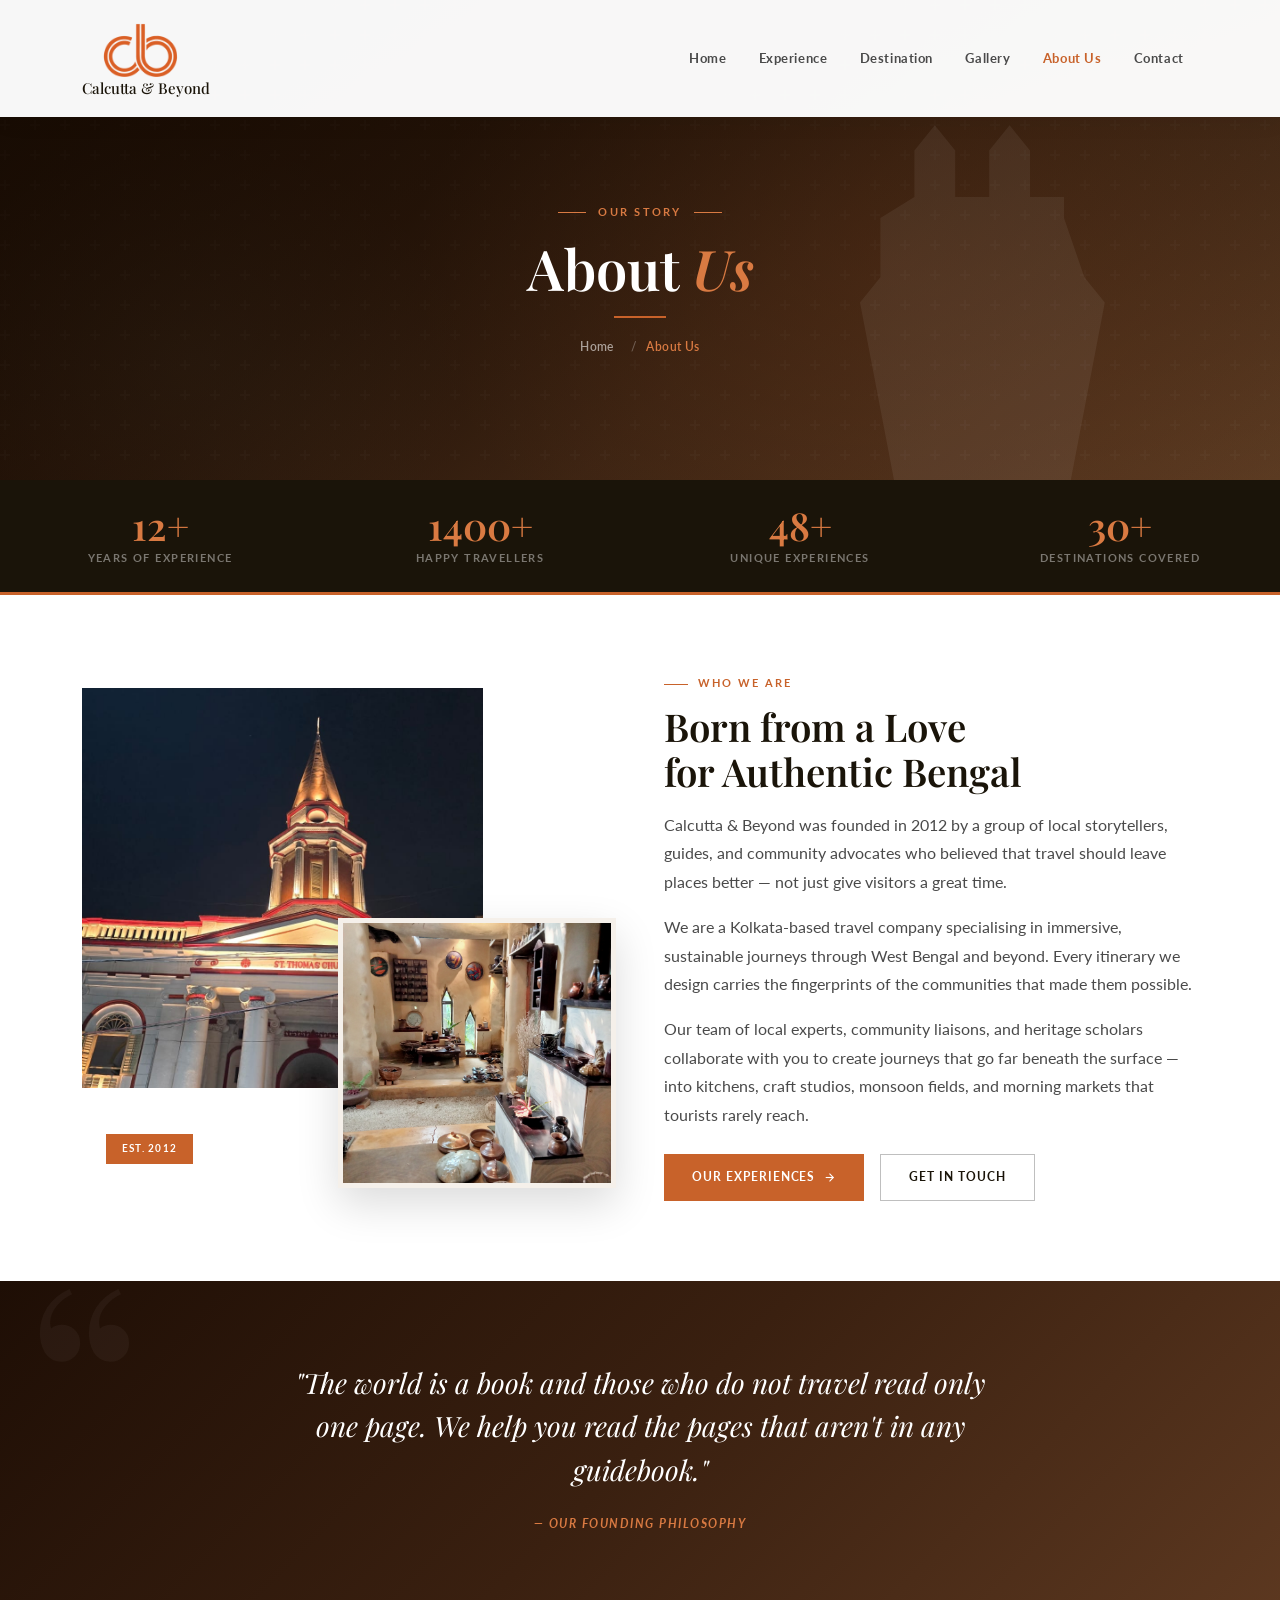
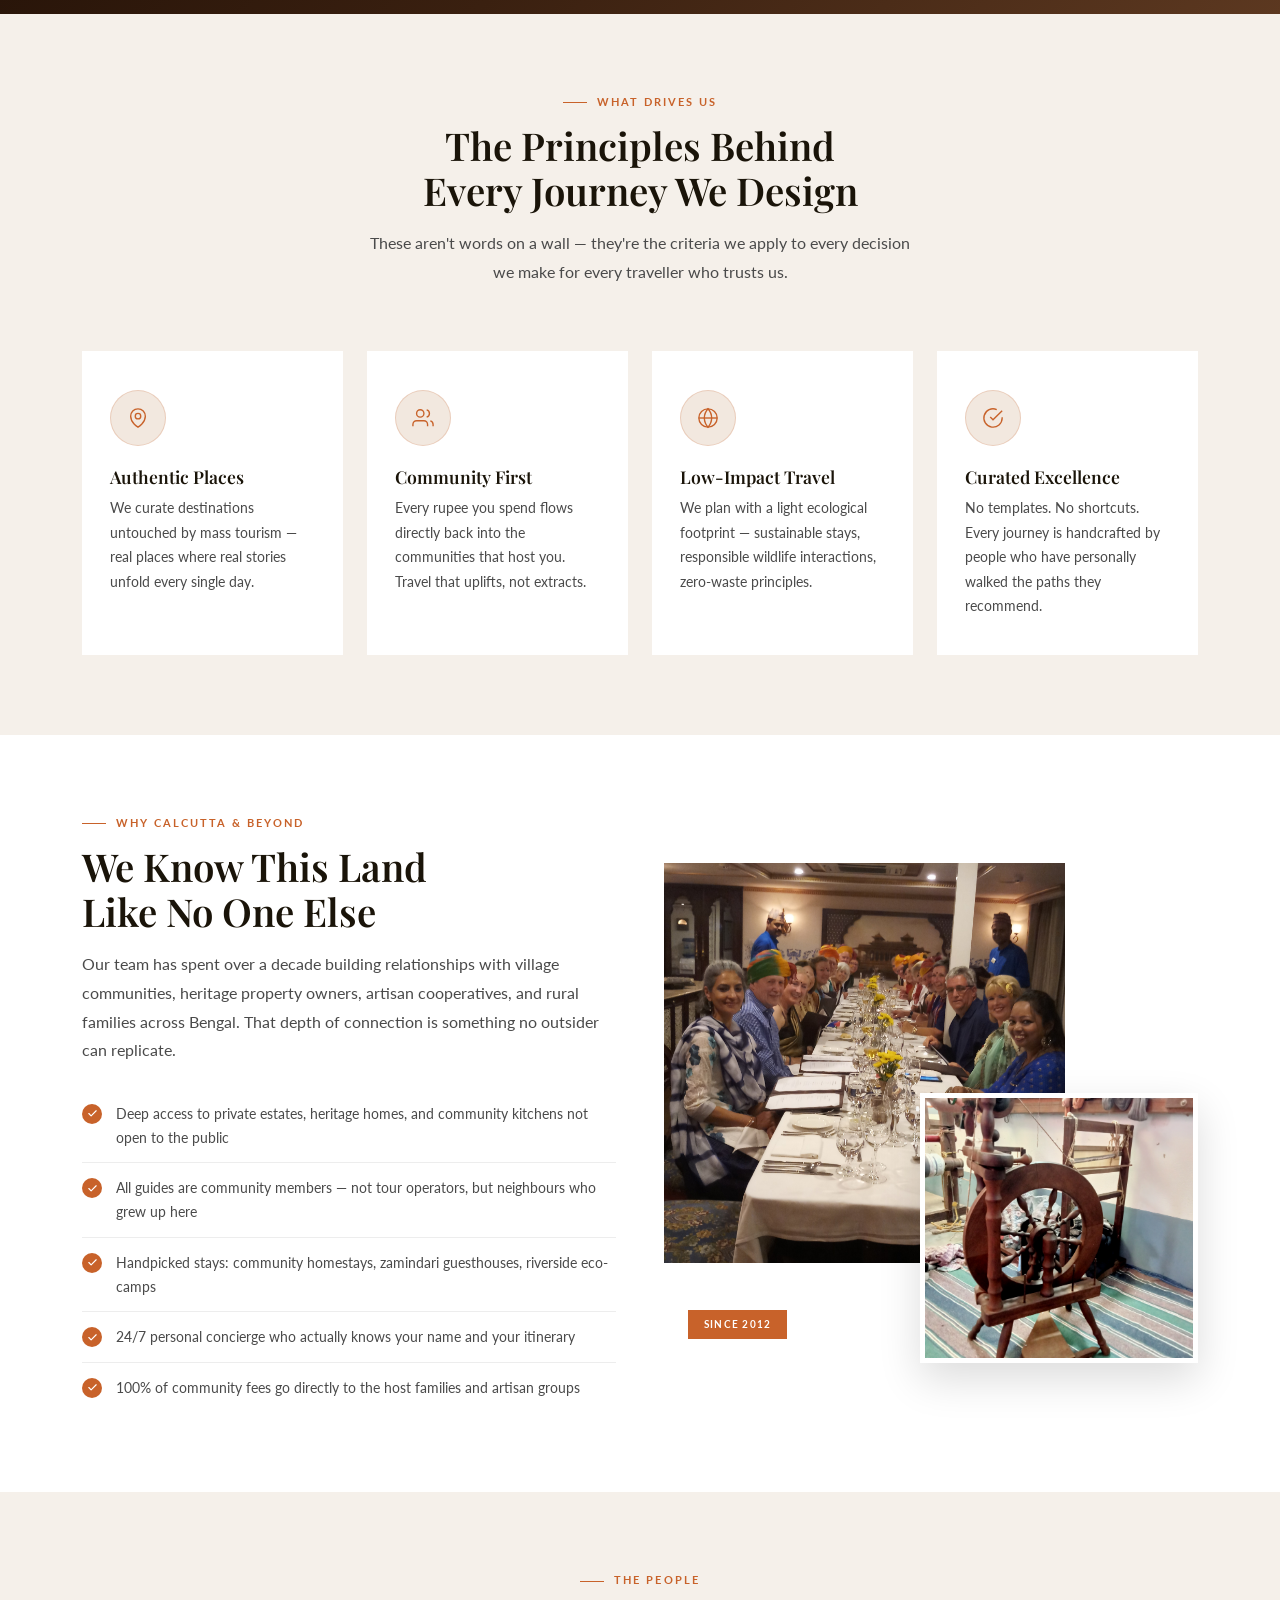
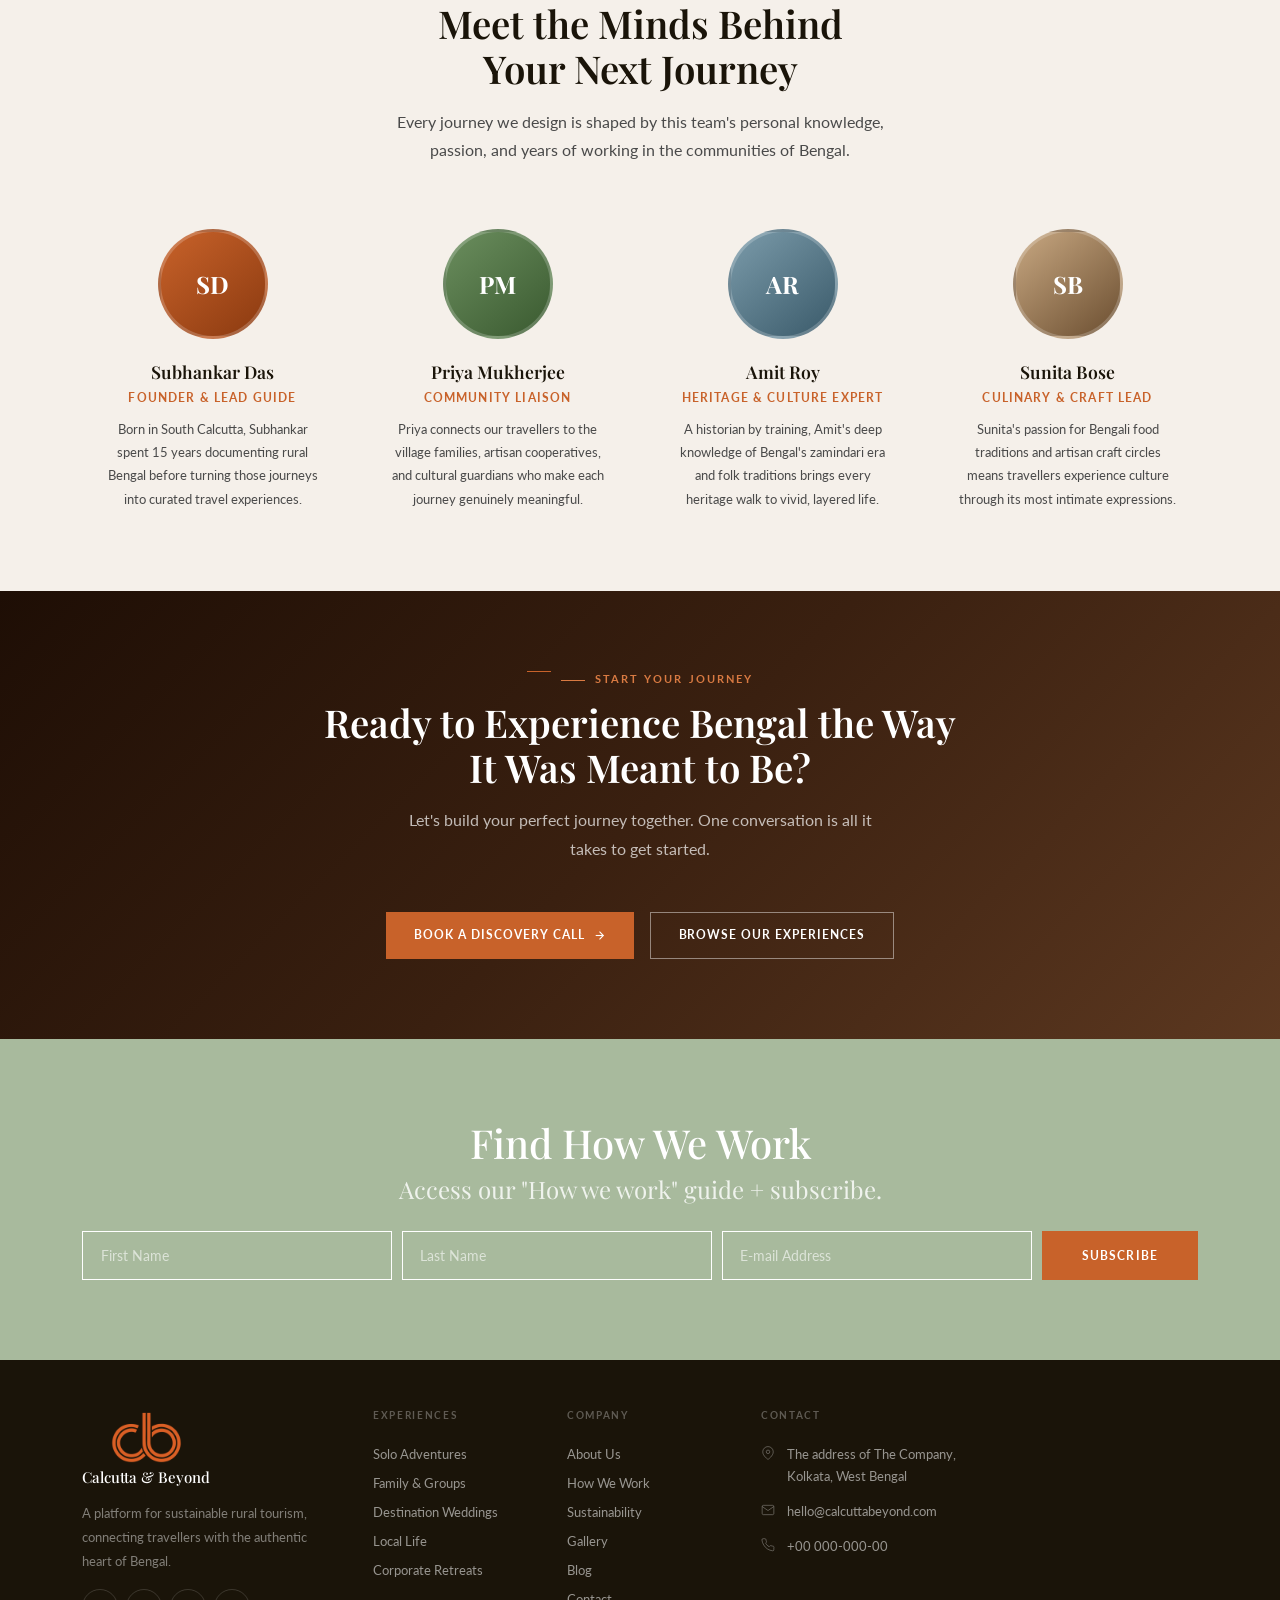
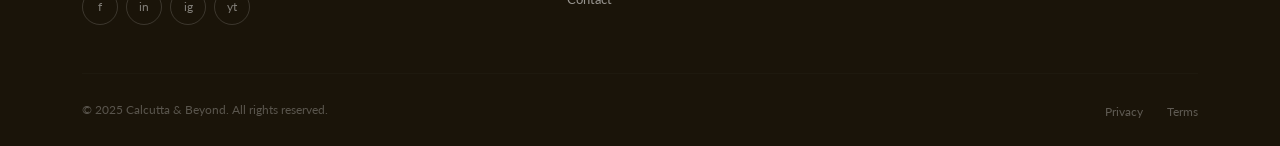
<file: about.html>
<!DOCTYPE html>
<html lang="en">
<head>
  <meta charset="UTF-8" />
  <meta name="viewport" content="width=device-width, initial-scale=1.0" />
  <title>About Us – Calcutta &amp; Beyond</title>
  <link href="https://cdn.jsdelivr.net/npm/bootstrap@5.3.3/dist/css/bootstrap.min.css" rel="stylesheet"/>
  <link href="https://cdn.jsdelivr.net/npm/aos@2.3.4/dist/aos.css" rel="stylesheet"/>
  <link href="https://fonts.googleapis.com/css2?family=Playfair+Display:ital,wght@0,400;0,600;0,700;1,400;1,600&family=Lato:wght@300;400;700&display=swap" rel="stylesheet"/>
  <link href="assets/css/style.css" rel="stylesheet"/>
  <style>
    :root {
      --orange:      #C8622A;
      --orange-lt:   #D97A42;
      --orange-pale: #F2E8DF;
      --cream:       #F5F0EA;
      --sage:        #9FAF94;
      --sage-bg:     #A8BA9D;
      --dark:        #1A1409;
      --mid:         #4A4A4A;
      --light:       #8A8A8A;
      --white:       #FFFFFF;
      --font-display: 'Playfair Display', serif;
      --font-body:    'Lato', sans-serif;
    }
    *, *::before, *::after { box-sizing: border-box; }
    html { scroll-behavior: smooth; }
    body { font-family: var(--font-body); color: var(--dark); background: var(--white); overflow-x: hidden; }

    .font-display { font-family: var(--font-display); }
    .eyebrow {
      font-size: .7rem; font-weight: 700; letter-spacing: .18em;
      text-transform: uppercase; color: var(--orange);
      display: block; margin-bottom: .75rem;
    }
    .eyebrow::before {
      content: ''; display: inline-block; width: 24px; height: 1px;
      background: var(--orange); vertical-align: middle; margin-right: 10px;
    }
    .section-title {
      font-family: var(--font-display);
      font-size: clamp(1.8rem, 3vw, 2.8rem);
      font-weight: 600; line-height: 1.18; color: var(--dark);
    }
    .section-sub { font-size: .97rem; line-height: 1.85; color: var(--mid); }
    .text-orange { color: var(--orange) !important; }
    .bg-cream    { background: var(--cream) !important; }

    .btn-cb-primary {
      display: inline-flex; align-items: center; gap: .5rem;
      background: var(--orange); color: var(--white);
      font-size: .75rem; font-weight: 700; letter-spacing: .08em;
      text-transform: uppercase; padding: .85rem 1.75rem;
      border: none; text-decoration: none; transition: background .25s, transform .25s;
    }
    .btn-cb-primary:hover { background: var(--orange-lt); color: var(--white); transform: translateY(-2px); }
    .btn-cb-primary svg { transition: transform .25s; }
    .btn-cb-primary:hover svg { transform: translateX(4px); }

    .btn-cb-outline-dark {
      display: inline-flex; align-items: center; gap: .5rem;
      background: transparent; color: var(--dark);
      font-size: .75rem; font-weight: 700; letter-spacing: .08em;
      text-transform: uppercase; padding: .85rem 1.75rem;
      border: 1.5px solid rgba(0,0,0,.25);
      text-decoration: none; transition: border-color .25s, color .25s;
    }
    .btn-cb-outline-dark:hover { border-color: var(--orange); color: var(--orange); }

    .btn-cb-outline-white {
      display: inline-flex; align-items: center; gap: .5rem;
      background: transparent; color: var(--white);
      font-size: .75rem; font-weight: 700; letter-spacing: .08em;
      text-transform: uppercase; padding: .85rem 1.75rem;
      border: 1.5px solid rgba(255,255,255,.45);
      text-decoration: none; transition: border-color .25s, background .25s;
    }
    .btn-cb-outline-white:hover { border-color: var(--white); background: rgba(255,255,255,.07); color: var(--white); }

    /* NAVBAR */
    #mainNav {
      background: rgba(255,255,255,.97) !important;
      box-shadow: 0 2px 24px rgba(0,0,0,.07);
      padding: .9rem 0; transition: padding .3s;
    }
    #mainNav.scrolled { padding: .5rem 0; }
    .nav-link {
      font-size: .82rem; font-weight: 700; letter-spacing: .04em;
      color: var(--mid) !important; transition: color .2s;
      padding: .5rem .9rem !important;
    }
    .nav-link:hover, .nav-link.active { color: var(--orange) !important; }
    .navbar-toggler { border: 1.5px solid var(--orange); }
    .navbar-toggler-icon {
      background-image: url("data:image/svg+xml,%3csvg xmlns='http://www.w3.org/2000/svg' viewBox='0 0 30 30'%3e%3cpath stroke='%23C8622A' stroke-linecap='round' stroke-miterlimit='10' stroke-width='2' d='M4 7h22M4 15h22M4 23h22'/%3e%3c/svg%3e");
    }
    #mainNav .navbar-brand img { height: 60px; width: auto; object-fit: contain; margin-right: .75rem; }
    #mainNav .navbar-brand h4 { font-family: var(--font-display); font-size: 15px; margin: 0; }

    /* PAGE BANNER */
    #hero {
      min-height: 480px; position: relative; display: flex; align-items: center;
      background: linear-gradient(135deg, #1e0e05 0%, #3a2010 35%, #5c3820 60%, #7a5030 100%);
      background-size: cover; background-position: center;
      overflow: hidden; padding-top: 80px;
    }
    .hero-mesh {
      position: absolute; inset: 0; pointer-events: none;
      background:
        radial-gradient(ellipse 800px 600px at 70% 55%, rgba(200,98,42,.2) 0%, transparent 60%),
        radial-gradient(ellipse 500px 400px at 15% 75%, rgba(159,175,148,.08) 0%, transparent 55%);
    }
    .hero-pattern {
      position: absolute; inset: 0; pointer-events: none; opacity: .04;
      background-image: url("data:image/svg+xml,%3Csvg width='60' height='60' viewBox='0 0 60 60' xmlns='http://www.w3.org/2000/svg'%3E%3Cg fill='%23ffffff'%3E%3Cpath d='M36 34v-4h-2v4h-4v2h4v4h2v-4h4v-2h-4zm0-30V0h-2v4h-4v2h4v4h2V6h4V4h-4zM6 34v-4H4v4H0v2h4v4h2v-4h4v-2H6zM6 4V0H4v4H0v2h4v4h2V6h4V4H6z'/%3E%3C/g%3E%3C/svg%3E");
    }
    .hero-overlay {
      position: absolute; inset: 0; pointer-events: none;
      background: linear-gradient(160deg, rgba(20,10,2,.82) 0%, rgba(20,10,2,.55) 50%, rgba(20,10,2,.3) 100%);
    }
    .hero-deco {
      position: absolute; right: 0; bottom: 0; top: 0;
      width: 42%; pointer-events: none; overflow: hidden; opacity: .06;
    }
    .hero-deco::before {
      content: ''; position: absolute; bottom: 0; right: 80px;
      width: min(340px, 80%); height: 88%; background: rgba(255,255,255,1);
      clip-path: polygon(10% 100%, 0% 58%, 6% 52%, 6% 38%, 16% 33%, 16% 22%, 22% 16%, 28% 22%, 28% 33%, 38% 33%, 38% 22%, 44% 16%, 50% 22%, 50% 33%, 60% 33%, 60% 38%, 66% 52%, 72% 58%, 62% 100%);
    }
    .banner-inner { position: relative; z-index: 2; width: 100%; }
    .banner-eyebrow {
      font-size: .7rem; font-weight: 700; letter-spacing: .2em;
      text-transform: uppercase; color: var(--orange-lt);
      display: flex; align-items: center; justify-content: center; gap: .8rem; margin-bottom: 1rem;
    }
    .banner-eyebrow::before, .banner-eyebrow::after {
      content: ''; width: 28px; height: 1px; background: var(--orange-lt); flex-shrink: 0;
    }
    #hero h1 {
      font-family: var(--font-display);
      font-size: clamp(2rem, 4.5vw, 3.5rem);
      font-weight: 600; line-height: 1.12; color: var(--white); margin-bottom: 1rem;
    }
    #hero h1 em { font-style: italic; color: var(--orange-lt); }
    .banner-divider { display: block; width: 52px; height: 2px; background: var(--orange); margin: 0 auto 1.25rem; }
    .banner-breadcrumb .breadcrumb { justify-content: center; margin: 0; background: transparent; padding: 0; }
    .banner-breadcrumb .breadcrumb-item { font-size: .76rem; font-weight: 600; letter-spacing: .04em; }
    .banner-breadcrumb .breadcrumb-item a { color: rgba(255,255,255,.58); text-decoration: none; transition: color .2s; }
    .banner-breadcrumb .breadcrumb-item a:hover { color: var(--orange-lt); }
    .banner-breadcrumb .breadcrumb-item.active { color: var(--orange-lt); }
    .banner-breadcrumb .breadcrumb-item + .breadcrumb-item::before { content: '/'; color: rgba(255,255,255,.28); padding: 0 .55rem; }

    /* STATS STRIP */
    .stats-strip { background: var(--dark); border-bottom: 3px solid var(--orange); }
    .hero-stat { text-align: center; padding: 1.6rem 1rem; border-right: 1px solid rgba(255,255,255,.07); }
    .hero-stat:last-child { border-right: none; }
    .hero-stat-num { font-family: var(--font-display); font-size: clamp(1.8rem, 3vw, 2.5rem); font-weight: 600; color: var(--white); line-height: 1; }
    .hero-stat-num span { color: var(--orange-lt); }
    .hero-stat-lbl { font-size: .68rem; font-weight: 700; letter-spacing: .13em; text-transform: uppercase; color: rgba(255,255,255,.42); margin-top: .4rem; }

    /* STORY PHOTOS */
    .story-photo-wrap { position: relative; height: clamp(320px, 40vw, 500px); }
    .story-photo-main { position: absolute; top: 0; left: 0; width: 75%; height: 80%; }
    .story-photo-main img { width: 100%; height: 100%; object-fit: cover; }
    .story-photo-accent {
      position: absolute; bottom: 0; right: 0; width: 52%; height: 54%;
      border: 5px solid var(--cream); box-shadow: 0 16px 40px rgba(0,0,0,.14);
    }
    .story-photo-accent img { width: 100%; height: 100%; object-fit: cover; }
    .story-badge {
      position: absolute; bottom: 1.5rem; left: 1.5rem; z-index: 2;
      background: var(--orange); color: var(--white);
      font-size: .65rem; font-weight: 700; letter-spacing: .12em;
      text-transform: uppercase; padding: .45rem 1rem;
    }

    /* VALUE CARDS */
    .value-card {
      background: var(--white); padding: 2.25rem 1.75rem;
      border-top: 3px solid transparent; height: 100%;
      transition: border-color .3s, transform .3s, box-shadow .3s;
    }
    .value-card:hover { border-color: var(--orange); transform: translateY(-6px); box-shadow: 0 20px 40px rgba(0,0,0,.08); }
    .value-icon {
      width: 56px; height: 56px; border-radius: 50%;
      background: var(--orange-pale); border: 1.5px solid rgba(200,98,42,.2);
      display: flex; align-items: center; justify-content: center; margin-bottom: 1.25rem;
      transition: background .3s, border-color .3s;
    }
    .value-card:hover .value-icon { background: var(--orange); border-color: var(--orange); }
    .value-icon svg { width: 22px; height: 22px; stroke: var(--orange); fill: none; stroke-width: 1.5; transition: stroke .3s; }
    .value-card:hover .value-icon svg { stroke: var(--white); }
    .value-card h4 { font-family: var(--font-display); font-size: 1.1rem; font-weight: 600; color: var(--dark); margin-bottom: .6rem; }
    .value-card p { font-size: .85rem; line-height: 1.8; color: var(--mid); margin: 0; }

    /* CHECK LIST */
    .check-list { list-style: none; padding: 0; margin: 0; }
    .check-list li {
      display: flex; align-items: flex-start; gap: .9rem;
      font-size: .88rem; line-height: 1.7; color: var(--mid);
      padding: .8rem 0; border-bottom: 1px solid rgba(0,0,0,.07);
    }
    .check-list li:last-child { border-bottom: none; }
    .check-list li .chk {
      flex-shrink: 0; width: 20px; height: 20px; margin-top: 2px;
      background: var(--orange) url("data:image/svg+xml,%3Csvg xmlns='http://www.w3.org/2000/svg' viewBox='0 0 24 24' fill='none' stroke='white' stroke-width='2.5' stroke-linecap='round' stroke-linejoin='round'%3E%3Cpolyline points='20 6 9 17 4 12'/%3E%3C/svg%3E") center/11px no-repeat;
      border-radius: 50%;
    }

    /* TEAM CARDS */
    .team-card { text-align: center; }
    .team-avatar-ph {
      width: 110px; height: 110px; border-radius: 50%;
      margin: 0 auto 1.25rem;
      display: flex; align-items: center; justify-content: center;
      font-family: var(--font-display); font-size: 1.5rem; font-weight: 700;
      color: var(--white); border: 3px solid rgba(255,255,255,.2);
    }
    .team-name { font-family: var(--font-display); font-size: 1.1rem; font-weight: 600; color: var(--dark); margin-bottom: .2rem; }
    .team-role { font-size: .72rem; font-weight: 700; letter-spacing: .1em; text-transform: uppercase; color: var(--orange); margin-bottom: .75rem; display: block; }
    .team-bio { font-size: .83rem; line-height: 1.75; color: var(--mid); max-width: 220px; margin: 0 auto; }

    /* QUOTE SECTION */
    .quote-section {
      background: linear-gradient(135deg, #1e0e05 0%, #3a2010 50%, #5c3820 100%);
      position: relative; overflow: hidden;
    }
    .quote-section::before {
      content: '\201C'; position: absolute; top: -3rem; left: 1.5rem;
      font-family: var(--font-display); font-size: 18rem;
      color: rgba(255,255,255,.04); line-height: 1; pointer-events: none;
    }
    .quote-section blockquote {
      font-family: var(--font-display); font-size: clamp(1.2rem, 2.5vw, 1.75rem);
      font-weight: 400; font-style: italic; color: var(--white); line-height: 1.55; margin: 0;
    }
    .quote-section cite { font-size: .78rem; font-weight: 700; letter-spacing: .12em; text-transform: uppercase; color: var(--orange-lt); margin-top: 1.5rem; display: block; }

    /* CTA */
    #cta { background: linear-gradient(135deg, #1e0e05 0%, #3a2010 50%, #5c3820 100%); }

    /* NEWSLETTER */
    /* #newsletter { background: var(--sage-bg); padding: 3.5rem 0; }
    #newsletter h3 { font-family: var(--font-display); font-size: 1.6rem; color: var(--dark); margin-bottom: .25rem; }
    #newsletter p { font-size: .9rem; color: rgba(26,20,9,.65); }
    .nl-input {
      border: none; border-bottom: 1.5px solid rgba(26,20,9,.25);
      background: transparent; padding: .75rem 1rem;
      font-family: var(--font-body); font-size: .85rem; color: var(--dark); outline: none;
    }
    .nl-input::placeholder { color: rgba(26,20,9,.4); }
    .nl-input:focus { border-bottom-color: var(--dark); }
    .nl-btn {
      background: var(--dark); color: var(--white);
      font-size: .75rem; font-weight: 700; letter-spacing: .08em;
      text-transform: uppercase; padding: .75rem 1.75rem;
      border: none; cursor: pointer; transition: background .25s; white-space: nowrap;
    }
    .nl-btn:hover { background: var(--orange); } */

    /* FOOTER */
    footer { background: var(--dark); }
    .footer-brand-text img { height: 56px; width: auto; object-fit: contain; display: block; margin: 0 auto; }
    .footer-brand-text h4 { font-family: var(--font-display); font-size: 15px; color: var(--white); margin: 0; }
    .brand-sub { font-size: .82rem; line-height: 1.75; color: rgba(255,255,255,.42); }
    .footer-col-title { font-size: .65rem; font-weight: 700; letter-spacing: .16em; text-transform: uppercase; color: rgba(255,255,255,.3); margin-bottom: 1.25rem; }
    .footer-link { display: block; font-size: .84rem; color: rgba(255,255,255,.55); text-decoration: none; margin-bottom: .55rem; transition: color .2s; }
    .footer-link:hover { color: var(--orange-lt); }
    .footer-contact-item { display: flex; align-items: flex-start; gap: .75rem; margin-bottom: .85rem; font-size: .83rem; color: rgba(255,255,255,.55); line-height: 1.65; }
    .social-btn { width: 36px; height: 36px; border-radius: 50%; border: 1.5px solid rgba(255,255,255,.15); display: inline-flex; align-items: center; justify-content: center; font-size: .75rem; color: rgba(255,255,255,.45); text-decoration: none; transition: border-color .2s, color .2s; }
    .social-btn:hover { border-color: var(--orange); color: var(--orange-lt); }
    .footer-divider { border: none; border-top: 1px solid rgba(255,255,255,.08); }
    .footer-bottom-text { font-size: .78rem; color: rgba(255,255,255,.28); }
    .footer-bottom-link { font-size: .76rem; color: rgba(255,255,255,.3); text-decoration: none; margin-left: 1.25rem; transition: color .2s; }
    .footer-bottom-link:hover { color: var(--orange-lt); }

    .py-lg-6 { padding-top: 5rem !important; padding-bottom: 5rem !important; }
  </style>
</head>
<body>

<!-- NAVBAR -->
<nav class="navbar navbar-expand-lg fixed-top" id="mainNav">
  <div class="container">
    <a class="navbar-brand text-center align-items-center gap-2" href="index.html">
      <img src="assets/img/logo.svg" alt="">
      <h4>Calcutta &amp; Beyond</h4>
    </a>
    <button class="navbar-toggler" type="button" data-bs-toggle="collapse" data-bs-target="#navMenu">
      <span class="navbar-toggler-icon"></span>
    </button>
    <div class="collapse navbar-collapse" id="navMenu">
      <ul class="navbar-nav ms-auto gap-1">
        <li class="nav-item"><a class="nav-link" href="index.html">Home</a></li>
        <li class="nav-item"><a class="nav-link" href="experieces.html">Experience</a></li>
        <li class="nav-item"><a class="nav-link" href="destination.html">Destination</a></li>
        <li class="nav-item"><a class="nav-link" href="gallery.html">Gallery</a></li>
        <li class="nav-item"><a class="nav-link active" href="about.html">About Us</a></li>
        <li class="nav-item"><a class="nav-link" href="contact.html">Contact</a></li>
      </ul>
    </div>
  </div>
</nav>


<!-- PAGE BANNER -->
<section id="hero">
  <div class="hero-mesh"></div>
  <div class="hero-pattern"></div>
  <div class="hero-overlay"></div>
  <div class="hero-deco"></div>
  <div class="container banner-inner">
    <div class="row justify-content-center">
      <div class="col-lg-8 col-xl-7 text-center" data-aos="fade-up" data-aos-duration="750">
        <div class="banner-eyebrow">Our Story</div>
        <h1>About <em>Us</em></h1>
        <span class="banner-divider"></span>
        <nav class="banner-breadcrumb" aria-label="breadcrumb">
          <ol class="breadcrumb">
            <li class="breadcrumb-item"><a href="index.html">Home</a></li>
            <li class="breadcrumb-item active" aria-current="page">About Us</li>
          </ol>
        </nav>
      </div>
    </div>
  </div>
</section>


<!-- STATS STRIP -->
<div class="stats-strip">
  <div class="container-fluid px-0">
    <div class="row g-0">
      <div class="col-3">
        <div class="hero-stat" data-aos="fade-up" data-aos-delay="0">
          <div class="hero-stat-num"><span data-count="12" data-suffix="+">0</span></div>
          <div class="hero-stat-lbl">Years of Experience</div>
        </div>
      </div>
      <div class="col-3">
        <div class="hero-stat" data-aos="fade-up" data-aos-delay="80">
          <div class="hero-stat-num"><span data-count="1400" data-suffix="+">0</span></div>
          <div class="hero-stat-lbl">Happy Travellers</div>
        </div>
      </div>
      <div class="col-3">
        <div class="hero-stat" data-aos="fade-up" data-aos-delay="160">
          <div class="hero-stat-num"><span data-count="48" data-suffix="+">0</span></div>
          <div class="hero-stat-lbl">Unique Experiences</div>
        </div>
      </div>
      <div class="col-3">
        <div class="hero-stat" data-aos="fade-up" data-aos-delay="240">
          <div class="hero-stat-num"><span data-count="30" data-suffix="+">0</span></div>
          <div class="hero-stat-lbl">Destinations Covered</div>
        </div>
      </div>
    </div>
  </div>
</div>


<!-- OUR STORY / MISSION -->
<section id="mission" class="py-5 py-lg-6">
  <div class="container">
    <div class="row align-items-center g-5">
      <div class="col-lg-6" data-aos="fade-right" data-aos-duration="800">
        <div class="story-photo-wrap">
          <div class="story-photo-main">
            <img src="assets/img/travel(7).jpg" alt="Our story in Bengal">
          </div>
          <div class="story-photo-accent">
            <img src="assets/img/story1.jpg" alt="Local community">
          </div>
          <span class="story-badge">Est. 2012</span>
        </div>
      </div>
      <div class="col-lg-6" data-aos="fade-left" data-aos-duration="800" data-aos-delay="100">
        <span class="eyebrow">Who We Are</span>
        <h2 class="section-title mb-3">Born from a Love<br>for Authentic Bengal</h2>
        <p class="section-sub mb-3">Calcutta &amp; Beyond was founded in 2012 by a group of local storytellers, guides, and community advocates who believed that travel should leave places better — not just give visitors a great time.</p>
        <p class="section-sub mb-3">We are a Kolkata-based travel company specialising in immersive, sustainable journeys through West Bengal and beyond. Every itinerary we design carries the fingerprints of the communities that made them possible.</p>
        <p class="section-sub">Our team of local experts, community liaisons, and heritage scholars collaborate with you to create journeys that go far beneath the surface — into kitchens, craft studios, monsoon fields, and morning markets that tourists rarely reach.</p>
        <div class="d-flex flex-wrap gap-3 mt-4">
          <a href="experieces.html" class="btn-cb-primary">Our Experiences <svg width="13" height="13" viewBox="0 0 24 24" fill="none" stroke="currentColor" stroke-width="2"><line x1="5" y1="12" x2="19" y2="12"/><polyline points="12 5 19 12 12 19"/></svg></a>
          <a href="contact.html" class="btn-cb-outline-dark">Get in Touch</a>
        </div>
      </div>
    </div>
  </div>
</section>


<!-- QUOTE BANNER -->
<section class="quote-section py-5 py-lg-6">
  <div class="container">
    <div class="row justify-content-center">
      <div class="col-lg-8 text-center" data-aos="fade-up">
        <blockquote>
          "The world is a book and those who do not travel read only one page. We help you read the pages that aren't in any guidebook."
        </blockquote>
        <cite>— Our Founding Philosophy</cite>
      </div>
    </div>
  </div>
</section>


<!-- OUR VALUES -->
<section id="values" class="py-5 py-lg-6 bg-cream">
  <div class="container">
    <div class="row justify-content-center mb-5" data-aos="fade-up">
      <div class="col-lg-6 text-center">
        <span class="eyebrow">What Drives Us</span>
        <h2 class="section-title mb-3">The Principles Behind<br>Every Journey We Design</h2>
        <p class="section-sub">These aren't words on a wall — they're the criteria we apply to every decision we make for every traveller who trusts us.</p>
      </div>
    </div>
    <div class="row g-4">
      <div class="col-sm-6 col-lg-3" data-aos="fade-up" data-aos-delay="0">
        <div class="value-card">
          <div class="value-icon">
            <svg viewBox="0 0 24 24"><path d="M12 22s-8-4.5-8-11.8A8 8 0 0 1 12 2a8 8 0 0 1 8 8.2c0 7.3-8 11.8-8 11.8z"/><circle cx="12" cy="10" r="3"/></svg>
          </div>
          <h4>Authentic Places</h4>
          <p>We curate destinations untouched by mass tourism — real places where real stories unfold every single day.</p>
        </div>
      </div>
      <div class="col-sm-6 col-lg-3" data-aos="fade-up" data-aos-delay="80">
        <div class="value-card">
          <div class="value-icon">
            <svg viewBox="0 0 24 24"><path d="M17 21v-2a4 4 0 0 0-4-4H5a4 4 0 0 0-4 4v2"/><circle cx="9" cy="7" r="4"/><path d="M23 21v-2a4 4 0 0 0-3-3.87"/><path d="M16 3.13a4 4 0 0 1 0 7.75"/></svg>
          </div>
          <h4>Community First</h4>
          <p>Every rupee you spend flows directly back into the communities that host you. Travel that uplifts, not extracts.</p>
        </div>
      </div>
      <div class="col-sm-6 col-lg-3" data-aos="fade-up" data-aos-delay="160">
        <div class="value-card">
          <div class="value-icon">
            <svg viewBox="0 0 24 24"><circle cx="12" cy="12" r="10"/><line x1="2" y1="12" x2="22" y2="12"/><path d="M12 2a15.3 15.3 0 0 1 4 10 15.3 15.3 0 0 1-4 10 15.3 15.3 0 0 1-4-10 15.3 15.3 0 0 1 4-10z"/></svg>
          </div>
          <h4>Low-Impact Travel</h4>
          <p>We plan with a light ecological footprint — sustainable stays, responsible wildlife interactions, zero-waste principles.</p>
        </div>
      </div>
      <div class="col-sm-6 col-lg-3" data-aos="fade-up" data-aos-delay="240">
        <div class="value-card">
          <div class="value-icon">
            <svg viewBox="0 0 24 24"><path d="M22 11.08V12a10 10 0 1 1-5.93-9.14"/><polyline points="22 4 12 14.01 9 11.01"/></svg>
          </div>
          <h4>Curated Excellence</h4>
          <p>No templates. No shortcuts. Every journey is handcrafted by people who have personally walked the paths they recommend.</p>
        </div>
      </div>
    </div>
  </div>
</section>


<!-- WHY CHOOSE US -->
<section id="why-us" class="py-5 py-lg-6">
  <div class="container">
    <div class="row align-items-center g-5">
      <div class="col-lg-6 order-lg-2" data-aos="fade-left" data-aos-duration="800">
        <div class="story-photo-wrap">
          <div class="story-photo-main">
            <img src="assets/img/community2.jpg" alt="Local community experience">
          </div>
          <div class="story-photo-accent" style="border-color:var(--white)">
            <img src="assets/img/story2.jpg" alt="Heritage experience">
          </div>
          <span class="story-badge">Since 2012</span>
        </div>
      </div>
      <div class="col-lg-6 order-lg-1" data-aos="fade-right" data-aos-duration="800" data-aos-delay="100">
        <span class="eyebrow">Why Calcutta &amp; Beyond</span>
        <h2 class="section-title mb-3">We Know This Land<br>Like No One Else</h2>
        <p class="section-sub mb-4">Our team has spent over a decade building relationships with village communities, heritage property owners, artisan cooperatives, and rural families across Bengal. That depth of connection is something no outsider can replicate.</p>
        <ul class="check-list">
          <li><span class="chk"></span>Deep access to private estates, heritage homes, and community kitchens not open to the public</li>
          <li><span class="chk"></span>All guides are community members — not tour operators, but neighbours who grew up here</li>
          <li><span class="chk"></span>Handpicked stays: community homestays, zamindari guesthouses, riverside eco-camps</li>
          <li><span class="chk"></span>24/7 personal concierge who actually knows your name and your itinerary</li>
          <li><span class="chk"></span>100% of community fees go directly to the host families and artisan groups</li>
        </ul>
      </div>
    </div>
  </div>
</section>


<!-- TEAM -->
<section id="team" class="py-5 py-lg-6 bg-cream">
  <div class="container">
    <div class="row justify-content-center mb-5" data-aos="fade-up">
      <div class="col-lg-6 text-center">
        <span class="eyebrow">The People</span>
        <h2 class="section-title mb-3">Meet the Minds Behind<br>Your Next Journey</h2>
        <p class="section-sub">Every journey we design is shaped by this team's personal knowledge, passion, and years of working in the communities of Bengal.</p>
      </div>
    </div>
    <div class="row g-4 justify-content-center">
      <div class="col-6 col-md-4 col-lg-3" data-aos="fade-up" data-aos-delay="0">
        <div class="team-card">
          <div class="team-avatar-ph" style="background:linear-gradient(140deg,#C8622A,#8B3A10)">SD</div>
          <div class="team-name">Subhankar Das</div>
          <span class="team-role">Founder &amp; Lead Guide</span>
          <p class="team-bio">Born in South Calcutta, Subhankar spent 15 years documenting rural Bengal before turning those journeys into curated travel experiences.</p>
        </div>
      </div>
      <div class="col-6 col-md-4 col-lg-3" data-aos="fade-up" data-aos-delay="80">
        <div class="team-card">
          <div class="team-avatar-ph" style="background:linear-gradient(140deg,#6B8E5E,#3A5A30)">PM</div>
          <div class="team-name">Priya Mukherjee</div>
          <span class="team-role">Community Liaison</span>
          <p class="team-bio">Priya connects our travellers to the village families, artisan cooperatives, and cultural guardians who make each journey genuinely meaningful.</p>
        </div>
      </div>
      <div class="col-6 col-md-4 col-lg-3" data-aos="fade-up" data-aos-delay="160">
        <div class="team-card">
          <div class="team-avatar-ph" style="background:linear-gradient(140deg,#7B9BAA,#3A5A6A)">AR</div>
          <div class="team-name">Amit Roy</div>
          <span class="team-role">Heritage &amp; Culture Expert</span>
          <p class="team-bio">A historian by training, Amit's deep knowledge of Bengal's zamindari era and folk traditions brings every heritage walk to vivid, layered life.</p>
        </div>
      </div>
      <div class="col-6 col-md-4 col-lg-3" data-aos="fade-up" data-aos-delay="240">
        <div class="team-card">
          <div class="team-avatar-ph" style="background:linear-gradient(140deg,#C8A882,#6B4E30)">SB</div>
          <div class="team-name">Sunita Bose</div>
          <span class="team-role">Culinary &amp; Craft Lead</span>
          <p class="team-bio">Sunita's passion for Bengali food traditions and artisan craft circles means travellers experience culture through its most intimate expressions.</p>
        </div>
      </div>
    </div>
  </div>
</section>


<!-- CTA -->
<section id="cta" class="py-5 py-lg-6 text-center">
  <div class="container" style="position:relative;z-index:1">
    <span class="eyebrow d-flex justify-content-center" style="color:var(--orange-lt)" data-aos="fade-up">
      <span style="width:24px;height:1px;background:var(--orange-lt);display:inline-block;vertical-align:middle;margin-right:10px;margin-top:9px"></span>
      Start Your Journey
    </span>
    <h2 class="section-title mx-auto mb-3" style="max-width:660px;color:var(--white)" data-aos="fade-up" data-aos-delay="60">
      Ready to Experience Bengal the Way It Was Meant to Be?
    </h2>
    <p class="section-sub mx-auto mb-5" style="max-width:500px;color:rgba(255,255,255,.7)" data-aos="fade-up" data-aos-delay="120">
      Let's build your perfect journey together. One conversation is all it takes to get started.
    </p>
    <div class="d-flex flex-wrap gap-3 justify-content-center" data-aos="fade-up" data-aos-delay="180">
      <a href="contact.html" class="btn-cb-primary">Book a Discovery Call <svg width="13" height="13" viewBox="0 0 24 24" fill="none" stroke="currentColor" stroke-width="2"><line x1="5" y1="12" x2="19" y2="12"/><polyline points="12 5 19 12 12 19"/></svg></a>
      <a href="experieces.html" class="btn-cb-outline-white">Browse Our Experiences</a>
    </div>
  </div>
</section>


<!-- NEWSLETTER -->
<section id="newsletter">
  <div class="container">
    <div class="row align-items-center g-4">
      <div class="col-12" data-aos="fade-down" data-aos-delay="80">
        <div class="text-center mb-4">
          <h3 class="mb-1">Find How We Work</h3>
          <p class="mb-0">Access our "How we work" guide + subscribe.</p>
        </div>
        <div class="d-flex flex-wrap gap-0">
          <input type="text"  class="nl-input flex-fill" placeholder="First Name"     style="min-width:120px"/>
          <input type="text"  class="nl-input flex-fill" placeholder="Last Name"      style="min-width:120px"/>
          <input type="email" class="nl-input flex-fill" placeholder="E-mail Address" style="min-width:180px"/>
          <button class="nl-btn">Subscribe</button>
        </div>
      </div>
    </div>
  </div>
</section>


<!-- FOOTER -->
<footer class="py-5 pb-4">
  <div class="container">
    <div class="row g-5">
      <div class="col-lg-3 col-md-6">
        <div class="d-flex align-items-center gap-2 mb-3">
          <div class="footer-brand-text text-center">
            <img src="assets/img/logo.svg" alt="" class="mb-1">
            <h4>Calcutta &amp; Beyond</h4>
          </div>
        </div>
        <p class="brand-sub">A platform for sustainable rural tourism, connecting travellers with the authentic heart of Bengal.</p>
        <div class="d-flex gap-2 mt-3">
          <a href="#" class="social-btn">f</a>
          <a href="#" class="social-btn">in</a>
          <a href="#" class="social-btn">ig</a>
          <a href="#" class="social-btn">yt</a>
        </div>
      </div>
      <div class="col-lg-2 col-md-6 col-6">
        <div class="footer-col-title">Experiences</div>
        <a href="#" class="footer-link">Solo Adventures</a>
        <a href="#" class="footer-link">Family &amp; Groups</a>
        <a href="#" class="footer-link">Destination Weddings</a>
        <a href="#" class="footer-link">Local Life</a>
        <a href="#" class="footer-link">Corporate Retreats</a>
      </div>
      <div class="col-lg-2 col-md-6 col-6">
        <div class="footer-col-title">Company</div>
        <a href="about.html" class="footer-link">About Us</a>
        <a href="#" class="footer-link">How We Work</a>
        <a href="#" class="footer-link">Sustainability</a>
        <a href="gallery.html" class="footer-link">Gallery</a>
        <a href="#" class="footer-link">Blog</a>
        <a href="contact.html" class="footer-link">Contact</a>
      </div>
      <div class="col-lg-3 col-md-6">
        <div class="footer-col-title">Contact</div>
        <div class="footer-contact-item">
          <svg width="14" height="14" viewBox="0 0 24 24" fill="none" stroke="rgba(255,255,255,.6)" stroke-width="1.5"><path d="M21 10c0 7-9 13-9 13s-9-6-9-13a9 9 0 0 1 18 0z"/><circle cx="12" cy="10" r="3"/></svg>
          <span>The address of The Company,<br>Kolkata, West Bengal</span>
        </div>
        <div class="footer-contact-item">
          <svg width="14" height="14" viewBox="0 0 24 24" fill="none" stroke="rgba(255,255,255,.6)" stroke-width="1.5"><path d="M4 4h16c1.1 0 2 .9 2 2v12c0 1.1-.9 2-2 2H4c-1.1 0-2-.9-2-2V6c0-1.1.9-2 2-2z"/><polyline points="22,6 12,13 2,6"/></svg>
          <span>hello@calcuttabeyond.com</span>
        </div>
        <div class="footer-contact-item">
          <svg width="14" height="14" viewBox="0 0 24 24" fill="none" stroke="rgba(255,255,255,.6)" stroke-width="1.5"><path d="M22 16.92v3a2 2 0 0 1-2.18 2 19.79 19.79 0 0 1-8.63-3.07A19.5 19.5 0 0 1 4.69 12 19.79 19.79 0 0 1 1.61 3.4 2 2 0 0 1 3.58 1.21h3a2 2 0 0 1 2 1.72 12.84 12.84 0 0 0 .7 2.81 2 2 0 0 1-.45 2.11L7.91 8.96a16 16 0 0 0 6 6l1.27-1.27a2 2 0 0 1 2.11-.45c.91.34 1.85.57 2.81.7A2 2 0 0 1 22 16.92z"/></svg>
          <span>+00 000-000-00</span>
        </div>
      </div>
    </div>
    <hr class="footer-divider mt-5 mb-4"/>
    <div class="d-flex flex-wrap justify-content-between align-items-center gap-3">
      <p class="footer-bottom-text mb-0">© 2025 Calcutta &amp; Beyond. All rights reserved.</p>
      <div>
        <a href="#" class="footer-bottom-link">Privacy</a>
        <a href="#" class="footer-bottom-link">Terms</a>
      </div>
    </div>
  </div>
</footer>


<script src="https://cdn.jsdelivr.net/npm/bootstrap@5.3.3/dist/js/bootstrap.bundle.min.js"></script>
<script src="https://cdn.jsdelivr.net/npm/aos@2.3.4/dist/aos.js"></script>
<script>
AOS.init({ once: true, duration: 700, easing: 'ease-out-cubic' });

window.addEventListener('scroll', () => {
  document.getElementById('mainNav').classList.toggle('scrolled', window.scrollY > 60);
});

function animateCount(el) {
  const target = parseInt(el.getAttribute('data-count'));
  const suffix = el.getAttribute('data-suffix') || '';
  const dur = 1800;
  const start = performance.now();
  (function step(now) {
    const p = Math.min((now - start) / dur, 1);
    const ease = 1 - Math.pow(1 - p, 3);
    el.textContent = Math.floor(ease * target) + (p < 1 ? '' : suffix);
    if (p < 1) requestAnimationFrame(step);
    else el.textContent = target + suffix;
  })(start);
}
const countObs = new IntersectionObserver((entries) => {
  entries.forEach(e => { if (e.isIntersecting) { animateCount(e.target); countObs.unobserve(e.target); } });
}, { threshold: .4 });
document.querySelectorAll('[data-count]').forEach(el => countObs.observe(el));
</script>

</body>
</html>
</file>
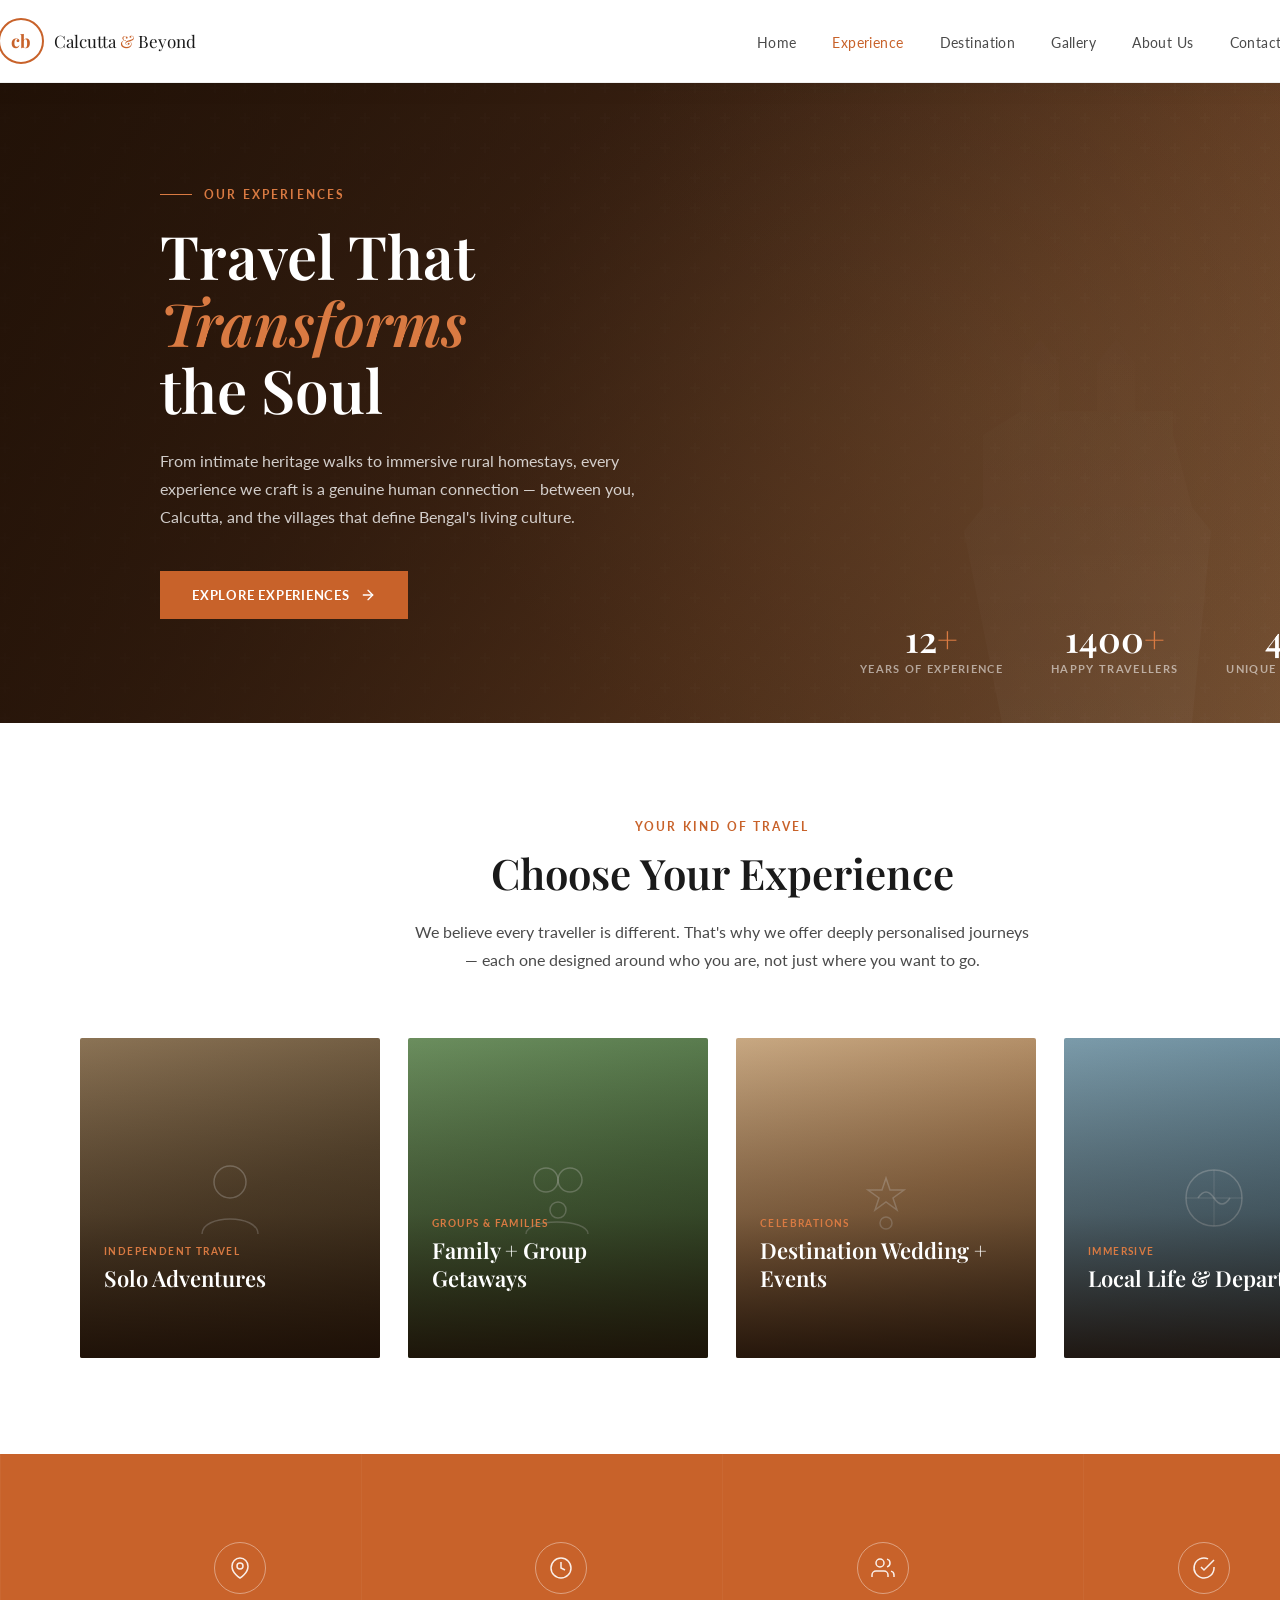
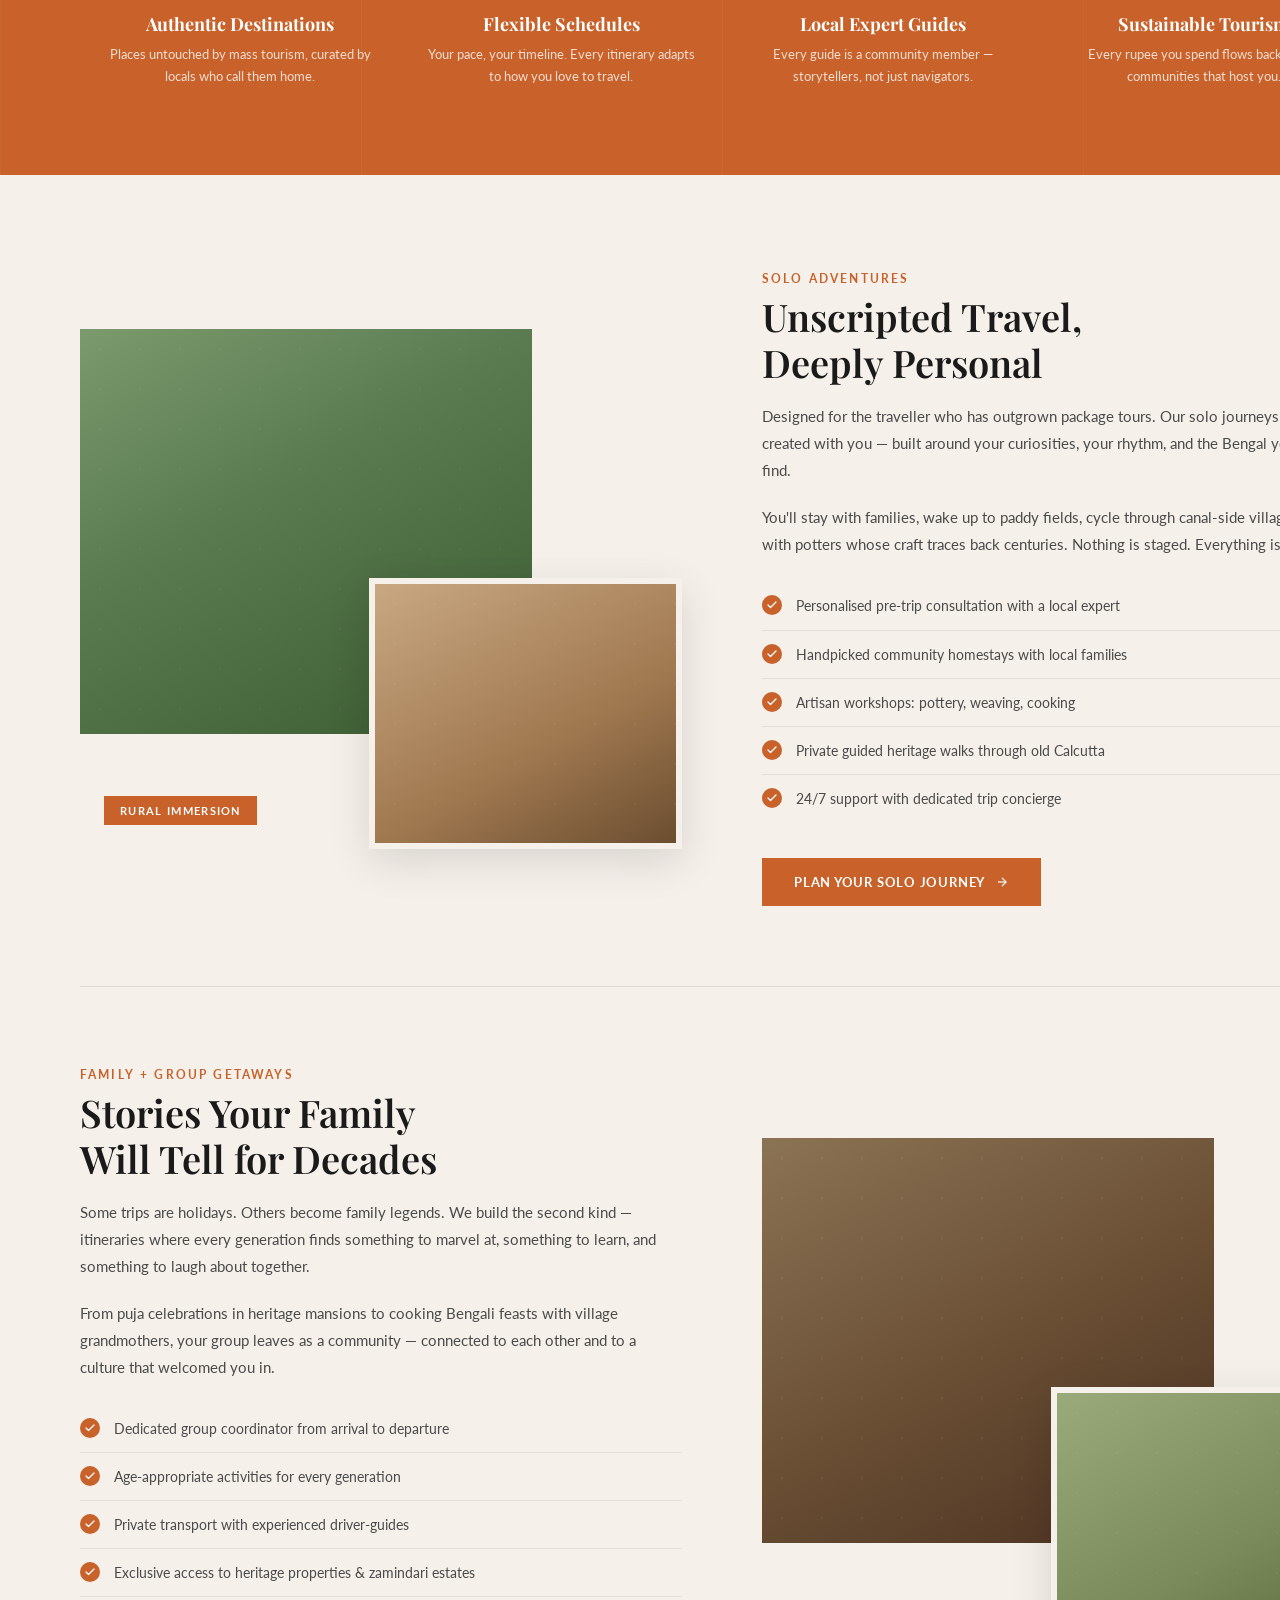
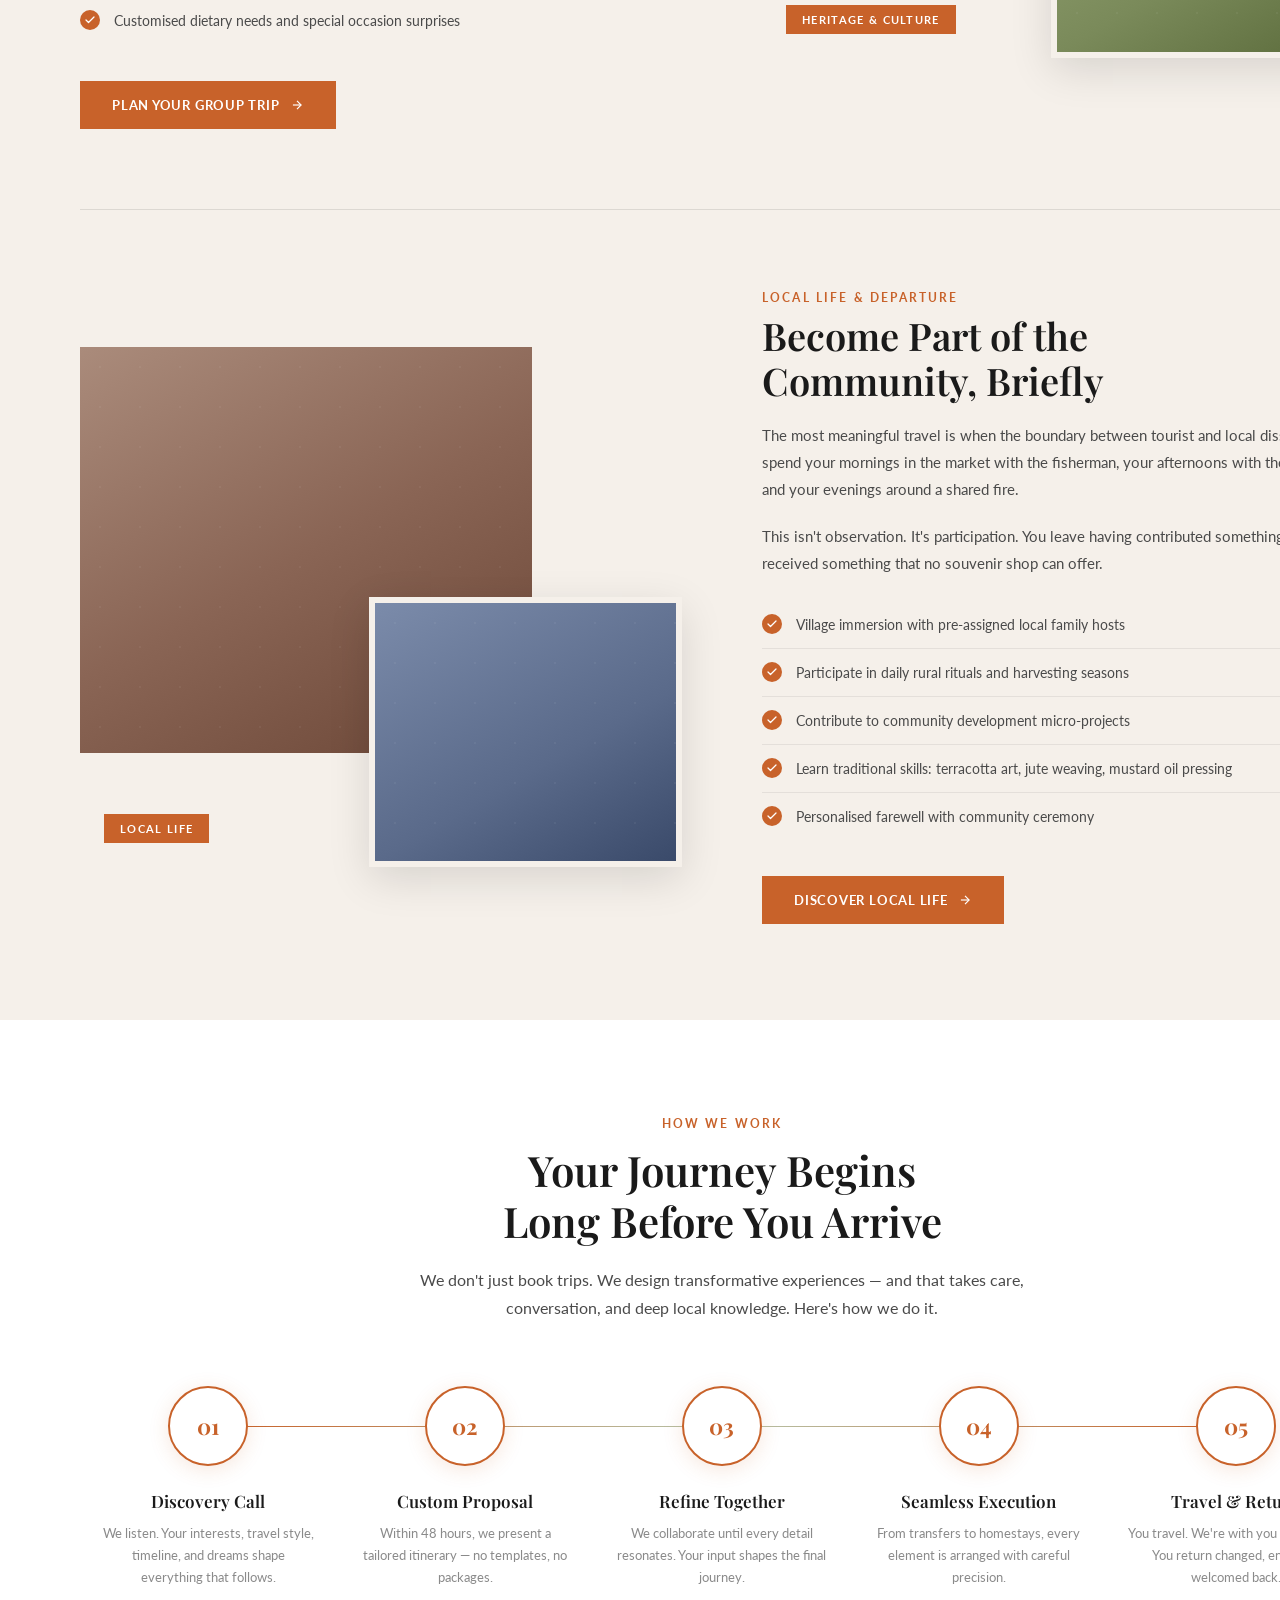
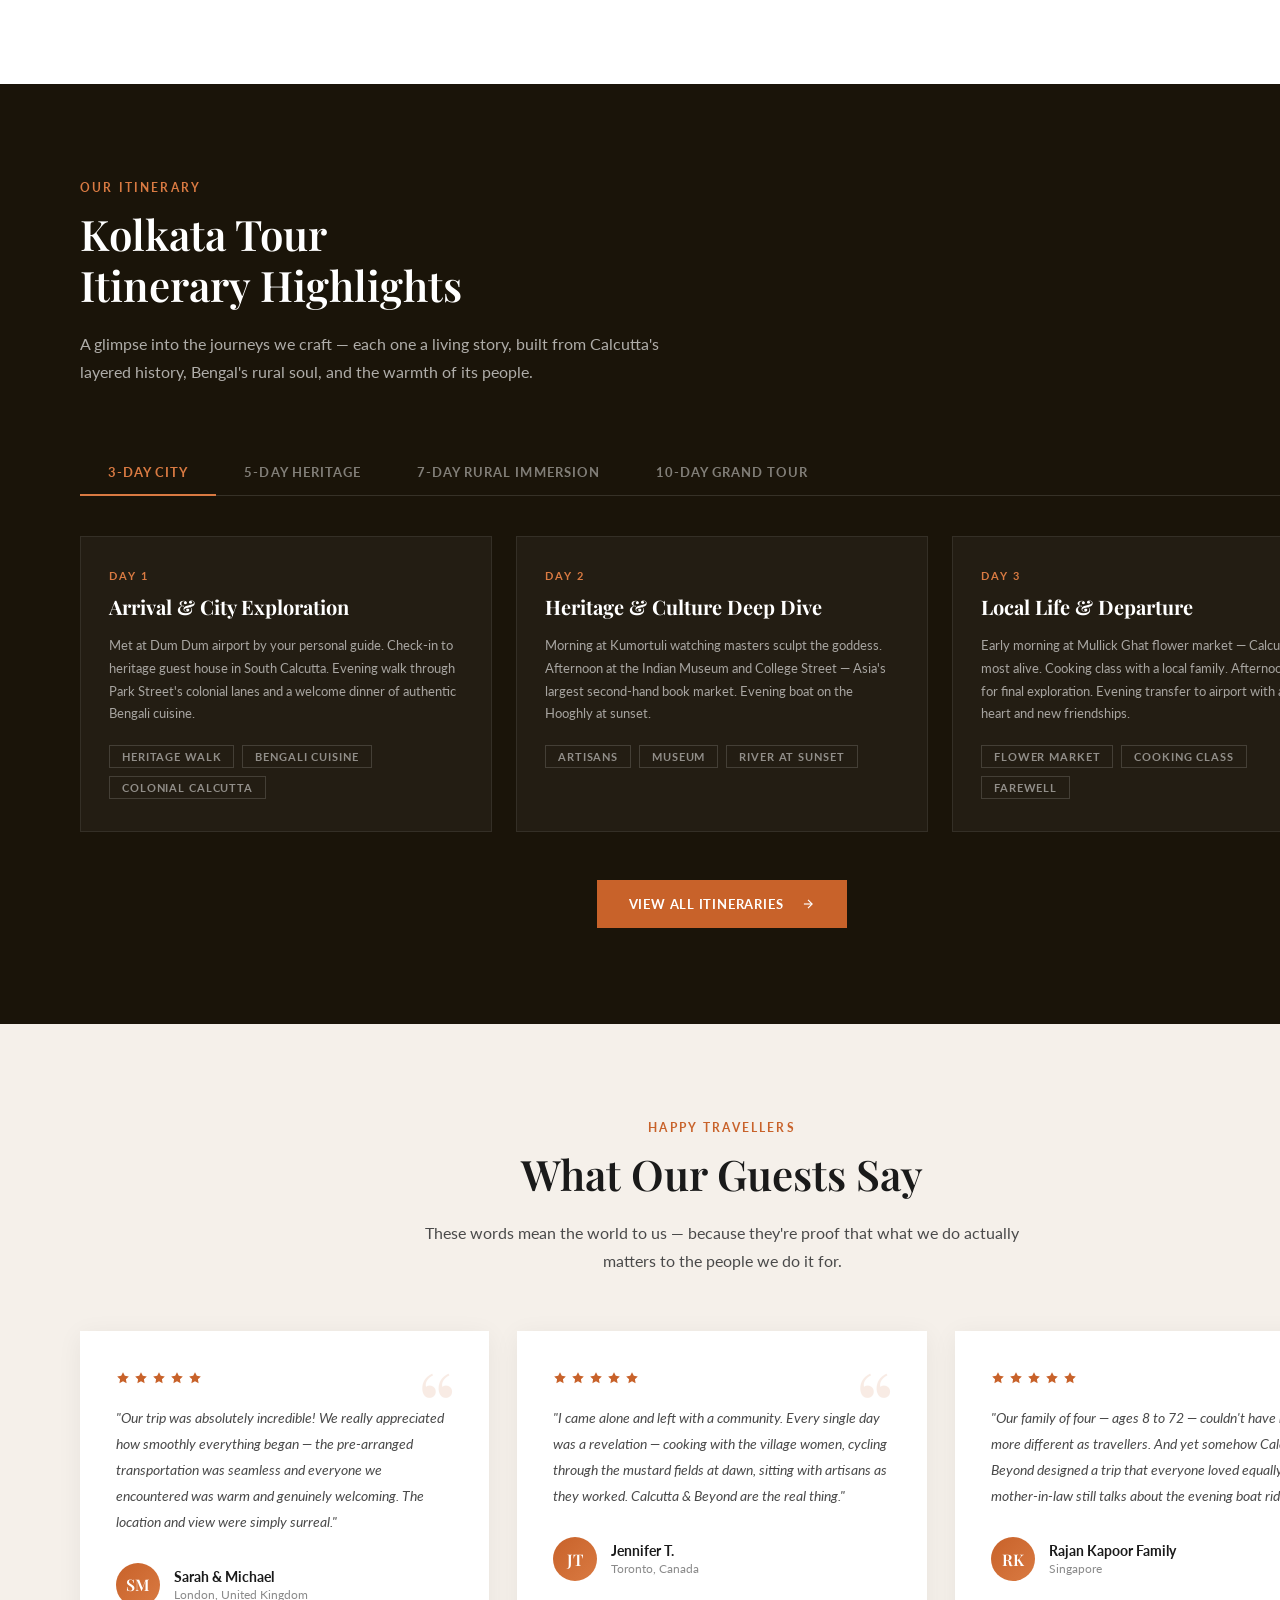
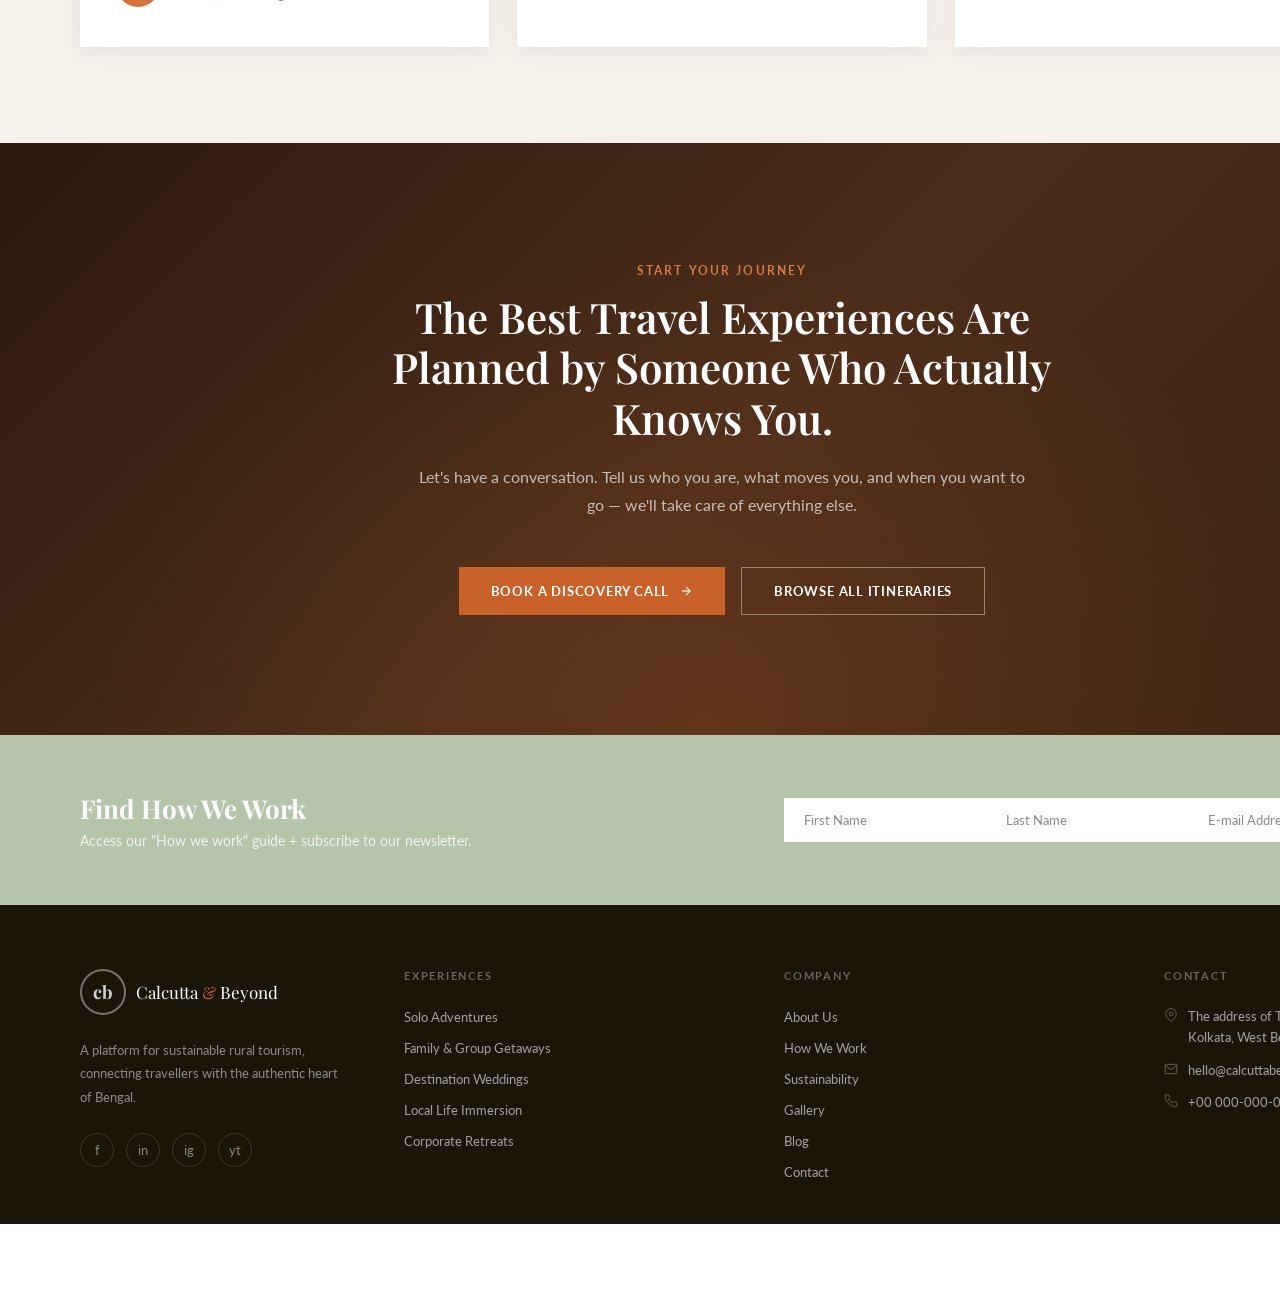
<file: calcutta-beyond-services.html>
<!DOCTYPE html>
<html lang="en">
<head>
<meta charset="UTF-8">
<meta name="viewport" content="width=1444">
<title>Experience – Calcutta & Beyond</title>
<link href="https://fonts.googleapis.com/css2?family=Playfair+Display:ital,wght@0,400;0,600;0,700;1,400;1,600&family=Lato:wght@300;400;700&display=swap" rel="stylesheet">
<style>
  *, *::before, *::after { box-sizing: border-box; margin: 0; padding: 0; }

  :root {
    --orange:    #C8622A;
    --orange-lt: #D97A42;
    --cream:     #F5F0EA;
    --sage:      #9FAF94;
    --sage-bg:   #B5C5AA;
    --dark:      #1A1A1A;
    --mid:       #4A4A4A;
    --light:     #8A8A8A;
    --white:     #FFFFFF;
    --section-pad: 96px 80px;
    --font-display: 'Playfair Display', serif;
    --font-body:    'Lato', sans-serif;
  }

  html { font-size: 16px; }
  body { font-family: var(--font-body); color: var(--dark); background: var(--white); width: 1444px; margin: 0 auto; overflow-x: hidden; }

  /* ─── NAV ─────────────────────────────────────────────────────── */
  nav {
    position: fixed; top: 0; left: 50%; transform: translateX(-50%);
    width: 1444px; z-index: 100;
    display: flex; align-items: center; justify-content: space-between;
    padding: 18px 80px;
    background: rgba(255,255,255,0.97);
    border-bottom: 1px solid rgba(0,0,0,0.06);
    box-shadow: 0 2px 24px rgba(0,0,0,0.06);
  }
  .logo { display: flex; align-items: center; gap: 10px; text-decoration: none; }
  .logo-mark {
    width: 46px; height: 46px; border-radius: 50%;
    border: 2px solid var(--orange);
    display: flex; align-items: center; justify-content: center;
    font-family: var(--font-display); color: var(--orange); font-size: 18px; font-weight: 700;
  }
  .logo-text { font-family: var(--font-display); font-size: 17px; color: var(--dark); line-height: 1.2; }
  .logo-text span { color: var(--orange); }
  nav ul { list-style: none; display: flex; gap: 36px; }
  nav ul li a { font-family: var(--font-body); font-size: 14px; color: var(--mid); text-decoration: none; letter-spacing: 0.03em; transition: color .2s; }
  nav ul li a:hover, nav ul li a.active { color: var(--orange); }

  /* ─── HERO ────────────────────────────────────────────────────── */
  .hero {
    margin-top: 83px;
    position: relative; width: 100%; height: 640px;
    overflow: hidden; display: flex; align-items: center;
  }
  .hero-bg {
    position: absolute; inset: 0;
    background: linear-gradient(135deg, #2c1a0e 0%, #4a2c1a 35%, #6b4226 60%, #8b6340 100%);
  }
  .hero-texture {
    position: absolute; inset: 0;
    background-image:
      radial-gradient(ellipse 800px 600px at 70% 50%, rgba(139,99,64,0.4) 0%, transparent 70%),
      url("data:image/svg+xml,%3Csvg width='60' height='60' viewBox='0 0 60 60' xmlns='http://www.w3.org/2000/svg'%3E%3Cg fill='none' fill-rule='evenodd'%3E%3Cg fill='%23ffffff' fill-opacity='0.02'%3E%3Cpath d='M36 34v-4h-2v4h-4v2h4v4h2v-4h4v-2h-4zm0-30V0h-2v4h-4v2h4v4h2V6h4V4h-4zM6 34v-4H4v4H0v2h4v4h2v-4h4v-2H6zM6 4V0H4v4H0v2h4v4h2V6h4V4H6z'/%3E%3C/g%3E%3C/g%3E%3C/svg%3E");
  }
  /* Kolkata architectural silhouette */
  .hero-arch {
    position: absolute; bottom: 0; right: 0;
    width: 55%; height: 100%;
    background: linear-gradient(to bottom left, rgba(139,99,64,0.15), transparent 60%);
  }
  .hero-arch::before {
    content: '';
    position: absolute; bottom: 0; right: 100px;
    width: 380px; height: 480px;
    background: linear-gradient(to top, rgba(255,255,255,0.04) 0%, transparent 100%);
    clip-path: polygon(10% 100%, 0% 60%, 5% 55%, 5% 40%, 15% 35%, 15% 25%, 20% 20%, 25% 25%, 25% 35%, 35% 35%, 35% 25%, 40% 20%, 45% 25%, 45% 35%, 55% 35%, 55% 40%, 60% 55%, 65% 60%, 60% 100%);
    border-top: 1px solid rgba(255,255,255,0.08);
  }
  .hero-overlay {
    position: absolute; inset: 0;
    background: linear-gradient(to right, rgba(30,15,5,0.75) 0%, rgba(30,15,5,0.4) 50%, rgba(30,15,5,0.1) 100%);
  }
  .hero-content {
    position: relative; z-index: 2;
    padding: 0 80px; max-width: 700px;
  }
  .hero-eyebrow {
    font-family: var(--font-body); font-size: 12px; font-weight: 700;
    letter-spacing: 0.18em; text-transform: uppercase;
    color: var(--orange-lt); margin-bottom: 20px;
    display: flex; align-items: center; gap: 12px;
  }
  .hero-eyebrow::before {
    content: ''; display: inline-block;
    width: 32px; height: 1px; background: var(--orange-lt);
  }
  .hero h1 {
    font-family: var(--font-display); font-size: 60px; font-weight: 600; line-height: 1.12;
    color: var(--white); margin-bottom: 24px;
  }
  .hero h1 em { font-style: italic; color: var(--orange-lt); }
  .hero p {
    font-size: 16px; line-height: 1.75; color: rgba(255,255,255,0.78);
    margin-bottom: 40px; max-width: 520px;
  }
  .btn-primary {
    display: inline-flex; align-items: center; gap: 10px;
    background: var(--orange); color: var(--white);
    font-family: var(--font-body); font-size: 13px; font-weight: 700;
    letter-spacing: 0.06em; text-transform: uppercase;
    padding: 16px 32px; text-decoration: none;
    border: none; cursor: pointer;
    transition: background .25s, transform .25s;
  }
  .btn-primary:hover { background: var(--orange-lt); transform: translateY(-2px); }
  .btn-primary svg { transition: transform .25s; }
  .btn-primary:hover svg { transform: translateX(4px); }

  .hero-stats {
    position: absolute; bottom: 48px; right: 80px; z-index: 2;
    display: flex; gap: 48px;
  }
  .stat { text-align: center; }
  .stat-num { font-family: var(--font-display); font-size: 36px; font-weight: 600; color: var(--white); line-height: 1; }
  .stat-num span { color: var(--orange-lt); }
  .stat-lbl { font-size: 11px; font-weight: 700; letter-spacing: 0.12em; text-transform: uppercase; color: rgba(255,255,255,0.55); margin-top: 6px; }

  /* ─── SECTION COMMONS ─────────────────────────────────────────── */
  section { padding: var(--section-pad); }
  .section-eyebrow {
    font-family: var(--font-body); font-size: 12px; font-weight: 700;
    letter-spacing: 0.18em; text-transform: uppercase;
    color: var(--orange); margin-bottom: 14px; display: block;
  }
  .section-title {
    font-family: var(--font-display); font-size: 42px; font-weight: 600;
    color: var(--dark); line-height: 1.2; margin-bottom: 20px;
  }
  .section-sub {
    font-size: 16px; line-height: 1.75; color: var(--mid);
    max-width: 620px;
  }
  .section-header { margin-bottom: 64px; }
  .section-header.center { text-align: center; }
  .section-header.center .section-sub { margin: 0 auto; }

  /* ─── SERVICES OVERVIEW ───────────────────────────────────────── */
  .services-overview { background: var(--white); }

  .services-grid {
    display: grid; grid-template-columns: repeat(4, 1fr); gap: 28px;
  }
  .service-card {
    position: relative; overflow: hidden;
    border-radius: 2px; cursor: pointer;
    transition: transform .3s; group: true;
  }
  .service-card:hover { transform: translateY(-6px); }
  .service-card-img {
    width: 100%; height: 320px; object-fit: cover;
    display: block; transition: transform .5s;
    background: #c9a882;
  }
  .service-card:hover .service-card-img { transform: scale(1.05); }

  /* Placeholder images using CSS gradients */
  .img-solo { background: linear-gradient(160deg, #8B7355 0%, #5C4A32 50%, #3D2E1A 100%); }
  .img-family { background: linear-gradient(160deg, #6B8E5E 0%, #4A6B40 50%, #2E4A26 100%); }
  .img-wedding { background: linear-gradient(160deg, #C8A882 0%, #A07850 50%, #6B4E30 100%); }
  .img-local { background: linear-gradient(160deg, #7B9BAA 0%, #5A7A8A 50%, #3A5A6A 100%); }
  /* decorative silhouettes inside cards */
  .img-solo::after, .img-family::after, .img-wedding::after, .img-local::after {
    content: ''; display: block; width: 100%; height: 100%;
    opacity: 0.15;
  }
  .img-solo::after { background: url("data:image/svg+xml,%3Csvg xmlns='http://www.w3.org/2000/svg' viewBox='0 0 200 200'%3E%3Ccircle cx='100' cy='60' r='30' fill='white'/%3E%3Cellipse cx='100' cy='140' rx='50' ry='60' fill='white'/%3E%3C/svg%3E") center/80px no-repeat; }

  .service-card-overlay {
    position: absolute; inset: 0;
    background: linear-gradient(to top, rgba(25,12,4,0.88) 0%, rgba(25,12,4,0.3) 45%, transparent 100%);
  }
  .service-card-content {
    position: absolute; bottom: 0; left: 0; right: 0;
    padding: 28px 24px;
  }
  .service-tag {
    display: inline-block; font-size: 10px; font-weight: 700;
    letter-spacing: 0.14em; text-transform: uppercase;
    color: var(--orange-lt); margin-bottom: 8px;
  }
  .service-card h3 {
    font-family: var(--font-display); font-size: 22px; font-weight: 600;
    color: var(--white); line-height: 1.25; margin-bottom: 10px;
  }
  .service-card p {
    font-size: 13px; line-height: 1.65; color: rgba(255,255,255,0.72);
    max-height: 0; overflow: hidden; transition: max-height .4s ease;
  }
  .service-card:hover p { max-height: 80px; }
  .service-arrow {
    display: flex; align-items: center; gap: 8px;
    margin-top: 14px;
    font-size: 11px; font-weight: 700; letter-spacing: 0.1em; text-transform: uppercase;
    color: var(--orange-lt); text-decoration: none;
    opacity: 0; transform: translateY(8px);
    transition: opacity .3s, transform .3s;
  }
  .service-card:hover .service-arrow { opacity: 1; transform: translateY(0); }

  /* ─── FEATURE STRIP ───────────────────────────────────────────── */
  .feature-strip {
    background: var(--orange);
    padding: 56px 80px;
    display: grid; grid-template-columns: repeat(4, 1fr);
    gap: 1px; position: relative;
  }
  .feature-strip::before {
    content: ''; position: absolute; inset: 0;
    background: repeating-linear-gradient(90deg, rgba(255,255,255,0.04) 0, rgba(255,255,255,0.04) 1px, transparent 1px, transparent 25%);
  }
  .feat-item {
    text-align: center; padding: 32px 24px; position: relative; z-index: 1;
  }
  .feat-icon {
    width: 52px; height: 52px; margin: 0 auto 18px;
    display: flex; align-items: center; justify-content: center;
    border: 1.5px solid rgba(255,255,255,0.4); border-radius: 50%;
  }
  .feat-icon svg { width: 24px; height: 24px; fill: none; stroke: rgba(255,255,255,0.9); stroke-width: 1.5; }
  .feat-item h4 { font-family: var(--font-display); font-size: 18px; color: var(--white); margin-bottom: 8px; }
  .feat-item p { font-size: 13px; color: rgba(255,255,255,0.78); line-height: 1.65; }

  /* ─── EXPERIENCE DETAIL ───────────────────────────────────────── */
  .experience-detail {
    background: var(--cream);
    padding: 96px 80px;
  }
  .exp-grid { display: grid; grid-template-columns: 1fr 1fr; gap: 80px; align-items: center; }
  .exp-grid.reverse { direction: rtl; }
  .exp-grid.reverse > * { direction: ltr; }
  .exp-photos {
    position: relative; height: 520px;
  }
  .exp-photo-main {
    position: absolute; top: 0; left: 0;
    width: 75%; height: 78%;
    object-fit: cover;
  }
  .exp-photo-accent {
    position: absolute; bottom: 0; right: 0;
    width: 52%; height: 52%;
    object-fit: cover;
    border: 6px solid var(--cream);
    box-shadow: 0 12px 40px rgba(0,0,0,0.12);
  }
  /* gradient placeholders */
  .photo-rural-main {
    background: linear-gradient(150deg, #7B9B6E 0%, #5A7A50 40%, #3A5A30 100%);
  }
  .photo-rural-accent {
    background: linear-gradient(150deg, #C8A882 0%, #A07850 60%, #6B4E30 100%);
  }
  .photo-heritage-main {
    background: linear-gradient(150deg, #8B7355 0%, #6B5035 50%, #4A3020 100%);
  }
  .photo-heritage-accent {
    background: linear-gradient(150deg, #9BAA7B 0%, #7A8A5A 60%, #5A6A3A 100%);
  }
  .photo-village-main {
    background: linear-gradient(150deg, #AA8B7B 0%, #8A6555 50%, #6A4535 100%);
  }
  .photo-village-accent {
    background: linear-gradient(150deg, #7B8BAA 0%, #5A6A8A 60%, #3A4A6A 100%);
  }

  /* add a subtle pattern overlay to photos */
  .exp-photo-main::after, .exp-photo-accent::after {
    content: ''; display: block; width: 100%; height: 100%;
    background: url("data:image/svg+xml,%3Csvg width='40' height='40' xmlns='http://www.w3.org/2000/svg'%3E%3Ccircle cx='20' cy='20' r='1' fill='rgba(255,255,255,0.06)'/%3E%3C/svg%3E");
  }
  .exp-label {
    position: absolute; bottom: 24px; left: 24px; z-index: 2;
    background: var(--orange); color: var(--white);
    font-size: 11px; font-weight: 700; letter-spacing: 0.12em; text-transform: uppercase;
    padding: 8px 16px;
  }

  .exp-text {}
  .exp-text .section-eyebrow { margin-bottom: 8px; }
  .exp-text .section-title { font-size: 38px; margin-bottom: 18px; }
  .exp-text p { font-size: 15px; line-height: 1.8; color: var(--mid); margin-bottom: 20px; }
  .exp-list { list-style: none; margin: 24px 0 36px; }
  .exp-list li {
    display: flex; align-items: flex-start; gap: 14px;
    font-size: 14px; line-height: 1.65; color: var(--mid);
    padding: 12px 0; border-bottom: 1px solid rgba(0,0,0,0.07);
  }
  .exp-list li:last-child { border-bottom: none; }
  .exp-list li::before {
    content: ''; flex-shrink: 0;
    width: 20px; height: 20px; margin-top: 1px;
    background: var(--orange); border-radius: 50%;
    background-image: url("data:image/svg+xml,%3Csvg xmlns='http://www.w3.org/2000/svg' viewBox='0 0 24 24' fill='none' stroke='white' stroke-width='2.5' stroke-linecap='round' stroke-linejoin='round'%3E%3Cpolyline points='20 6 9 17 4 12'%3E%3C/polyline%3E%3C/svg%3E");
    background-size: 12px; background-repeat: no-repeat; background-position: center;
  }

  .exp-separator {
    border: none; border-top: 1px solid rgba(0,0,0,0.1);
    margin: 80px 0;
  }

  /* ─── PROCESS ─────────────────────────────────────────────────── */
  .process-section { background: var(--white); }
  .process-timeline {
    display: grid; grid-template-columns: repeat(5, 1fr);
    position: relative; margin-top: 64px;
  }
  .process-timeline::before {
    content: ''; position: absolute;
    top: 40px; left: calc(10% + 20px); right: calc(10% + 20px);
    height: 1px; background: linear-gradient(to right, var(--orange), var(--sage-bg), var(--orange));
  }
  .process-step { text-align: center; padding: 0 20px; }
  .step-circle {
    width: 80px; height: 80px; border-radius: 50%;
    background: var(--white); border: 2px solid var(--orange);
    display: flex; align-items: center; justify-content: center;
    margin: 0 auto 24px;
    font-family: var(--font-display); font-size: 22px; font-weight: 700;
    color: var(--orange); position: relative; z-index: 1;
    box-shadow: 0 4px 20px rgba(200,98,42,0.15);
    transition: background .3s, color .3s;
  }
  .process-step:hover .step-circle {
    background: var(--orange); color: var(--white);
  }
  .process-step h4 {
    font-family: var(--font-display); font-size: 17px; font-weight: 600;
    color: var(--dark); margin-bottom: 10px;
  }
  .process-step p { font-size: 13px; line-height: 1.7; color: var(--light); }

  /* ─── ITINERARY HIGHLIGHTS ────────────────────────────────────── */
  .itinerary-section { background: #1A1409; padding: 96px 80px; }
  .itinerary-section .section-title { color: var(--white); }
  .itinerary-section .section-sub { color: rgba(255,255,255,0.65); }
  .itinerary-section .section-eyebrow { color: var(--orange-lt); }

  .itinerary-tabs {
    display: flex; gap: 0; margin: 48px 0 40px;
    border-bottom: 1px solid rgba(255,255,255,0.12);
  }
  .tab-btn {
    font-family: var(--font-body); font-size: 13px; font-weight: 700;
    letter-spacing: 0.08em; text-transform: uppercase;
    color: rgba(255,255,255,0.45); background: none; border: none;
    padding: 14px 28px; cursor: pointer;
    border-bottom: 2px solid transparent; margin-bottom: -1px;
    transition: color .2s, border-color .2s;
  }
  .tab-btn.active { color: var(--orange-lt); border-bottom-color: var(--orange-lt); }
  .tab-btn:hover:not(.active) { color: rgba(255,255,255,0.7); }

  .itinerary-cards {
    display: grid; grid-template-columns: repeat(3, 1fr); gap: 24px;
  }
  .itin-card {
    background: rgba(255,255,255,0.04);
    border: 1px solid rgba(255,255,255,0.08);
    padding: 32px 28px; transition: border-color .3s, background .3s;
  }
  .itin-card:hover {
    border-color: rgba(200,98,42,0.4);
    background: rgba(200,98,42,0.05);
  }
  .itin-day {
    font-size: 11px; font-weight: 700; letter-spacing: 0.16em; text-transform: uppercase;
    color: var(--orange-lt); margin-bottom: 12px;
  }
  .itin-card h4 {
    font-family: var(--font-display); font-size: 20px; color: var(--white);
    margin-bottom: 14px; line-height: 1.3;
  }
  .itin-card p { font-size: 13px; line-height: 1.75; color: rgba(255,255,255,0.6); margin-bottom: 20px; }
  .itin-tags { display: flex; flex-wrap: wrap; gap: 8px; }
  .itin-tag {
    font-size: 11px; font-weight: 700; letter-spacing: 0.08em; text-transform: uppercase;
    color: rgba(255,255,255,0.5);
    padding: 4px 12px; border: 1px solid rgba(255,255,255,0.15);
  }

  /* ─── TESTIMONIALS ────────────────────────────────────────────── */
  .testimonials-section { background: var(--cream); }
  .testimonials-section .section-header { margin-bottom: 56px; }

  .testi-grid { display: grid; grid-template-columns: repeat(3, 1fr); gap: 28px; }
  .testi-card {
    background: var(--white);
    padding: 40px 36px;
    position: relative;
    box-shadow: 0 4px 24px rgba(0,0,0,0.06);
    transition: box-shadow .3s, transform .3s;
  }
  .testi-card:hover {
    box-shadow: 0 12px 48px rgba(0,0,0,0.1);
    transform: translateY(-4px);
  }
  .testi-card::before {
    content: '\201C';
    position: absolute; top: 24px; right: 32px;
    font-family: var(--font-display); font-size: 96px; line-height: 1;
    color: var(--orange); opacity: 0.12;
  }
  .testi-stars { display: flex; gap: 4px; margin-bottom: 20px; }
  .star { width: 14px; height: 14px; fill: var(--orange); }
  .testi-card p {
    font-size: 14px; line-height: 1.85; color: var(--mid);
    font-style: italic; margin-bottom: 28px;
  }
  .testi-author { display: flex; align-items: center; gap: 14px; }
  .testi-avatar {
    width: 44px; height: 44px; border-radius: 50%;
    background: linear-gradient(135deg, var(--orange) 0%, var(--orange-lt) 100%);
    display: flex; align-items: center; justify-content: center;
    font-family: var(--font-display); font-size: 16px; color: var(--white); font-weight: 600;
  }
  .testi-name { font-size: 14px; font-weight: 700; color: var(--dark); }
  .testi-origin { font-size: 12px; color: var(--light); margin-top: 2px; }

  /* ─── CTA ─────────────────────────────────────────────────────── */
  .cta-section {
    position: relative; padding: 120px 80px;
    background: linear-gradient(135deg, #2c1a0e 0%, #4a2c1a 50%, #3a2210 100%);
    overflow: hidden; text-align: center;
  }
  .cta-section::before {
    content: ''; position: absolute; inset: 0;
    background: radial-gradient(ellipse 900px 700px at 50% 100%, rgba(200,98,42,0.2) 0%, transparent 70%);
  }
  .cta-section .section-eyebrow { color: var(--orange-lt); }
  .cta-section .section-title { color: var(--white); max-width: 680px; margin: 0 auto 20px; }
  .cta-section .section-sub { color: rgba(255,255,255,0.68); margin: 0 auto 48px; }
  .cta-btns { display: flex; gap: 16px; justify-content: center; align-items: center; position: relative; z-index: 1; }
  .btn-outline {
    display: inline-flex; align-items: center; gap: 10px;
    background: transparent; color: var(--white);
    font-family: var(--font-body); font-size: 13px; font-weight: 700;
    letter-spacing: 0.06em; text-transform: uppercase;
    padding: 15px 32px; text-decoration: none;
    border: 1.5px solid rgba(255,255,255,0.4); cursor: pointer;
    transition: border-color .25s, background .25s;
  }
  .btn-outline:hover { border-color: var(--white); background: rgba(255,255,255,0.06); }

  /* newsletter strip */
  .newsletter-strip {
    background: var(--sage-bg); padding: 56px 80px;
    display: flex; align-items: center; justify-content: space-between; gap: 48px;
  }
  .nl-text h3 { font-family: var(--font-display); font-size: 26px; color: var(--white); margin-bottom: 6px; }
  .nl-text p { font-size: 14px; color: rgba(255,255,255,0.8); }
  .nl-form { display: flex; gap: 0; flex: 1; max-width: 580px; }
  .nl-form input {
    flex: 1; padding: 14px 20px;
    border: none; font-family: var(--font-body); font-size: 13px;
    outline: none; color: var(--dark);
    background: var(--white);
  }
  .nl-form input::placeholder { color: var(--light); }
  .nl-form button {
    background: var(--orange); color: var(--white);
    border: none; padding: 14px 28px; cursor: pointer;
    font-family: var(--font-body); font-size: 12px; font-weight: 700;
    letter-spacing: 0.1em; text-transform: uppercase;
    transition: background .25s;
  }
  .nl-form button:hover { background: var(--orange-lt); }

  /* ─── FOOTER ──────────────────────────────────────────────────── */
  footer {
    background: #1a1409; padding: 64px 80px 32px;
    display: grid; grid-template-columns: 260px 1fr 1fr 200px; gap: 64px;
  }
  .footer-brand .logo { margin-bottom: 24px; }
  .footer-brand .logo-text { color: var(--white); }
  .footer-brand p { font-size: 13px; line-height: 1.8; color: rgba(255,255,255,0.5); margin-bottom: 24px; }
  .footer-socials { display: flex; gap: 12px; }
  .social-icon {
    width: 34px; height: 34px; border-radius: 50%;
    border: 1px solid rgba(255,255,255,0.15);
    display: flex; align-items: center; justify-content: center;
    color: rgba(255,255,255,0.5); text-decoration: none; font-size: 13px;
    transition: border-color .2s, color .2s;
  }
  .social-icon:hover { border-color: var(--orange); color: var(--orange); }
  .footer-col h5 {
    font-family: var(--font-body); font-size: 11px; font-weight: 700;
    letter-spacing: 0.16em; text-transform: uppercase;
    color: rgba(255,255,255,0.35); margin-bottom: 24px;
  }
  .footer-col ul { list-style: none; }
  .footer-col ul li { margin-bottom: 12px; }
  .footer-col ul li a { font-size: 13px; color: rgba(255,255,255,0.6); text-decoration: none; transition: color .2s; }
  .footer-col ul li a:hover { color: var(--orange-lt); }
  .footer-contact li { display: flex; align-items: flex-start; gap: 10px; margin-bottom: 14px; }
  .footer-contact li svg { flex-shrink: 0; margin-top: 2px; opacity: 0.6; }
  .footer-contact li span { font-size: 13px; color: rgba(255,255,255,0.6); line-height: 1.6; }
  .footer-bottom {
    border-top: 1px solid rgba(255,255,255,0.08);
    margin: 40px 0 0;
    padding: 28px 80px 0;
    display: flex; justify-content: space-between; align-items: center;
  }
  .footer-bottom p { font-size: 12px; color: rgba(255,255,255,0.3); }
  .footer-bottom a { color: rgba(255,255,255,0.3); text-decoration: none; margin-left: 20px; }
  .footer-bottom a:hover { color: var(--orange-lt); }

  /* ─── SCROLL ANIMATIONS ───────────────────────────────────────── */
  .fade-up {
    opacity: 0; transform: translateY(30px);
    transition: opacity .7s ease, transform .7s ease;
  }
  .fade-up.visible { opacity: 1; transform: translateY(0); }
  .fade-up-delay-1 { transition-delay: .1s; }
  .fade-up-delay-2 { transition-delay: .2s; }
  .fade-up-delay-3 { transition-delay: .3s; }
  .fade-up-delay-4 { transition-delay: .4s; }
</style>
</head>
<body>

<!-- NAV -->
<nav>
  <a href="#" class="logo">
    <div class="logo-mark">cb</div>
    <div class="logo-text">Calcutta <span>&</span> Beyond</div>
  </a>
  <ul>
    <li><a href="#">Home</a></li>
    <li><a href="#" class="active">Experience</a></li>
    <li><a href="#">Destination</a></li>
    <li><a href="#">Gallery</a></li>
    <li><a href="#">About Us</a></li>
    <li><a href="#">Contact</a></li>
  </ul>
</nav>

<!-- HERO -->
<section class="hero">
  <div class="hero-bg"></div>
  <div class="hero-texture"></div>
  <div class="hero-arch"></div>
  <div class="hero-overlay"></div>
  <div class="hero-content fade-up">
    <div class="hero-eyebrow">Our Experiences</div>
    <h1>Travel That <em>Transforms</em><br>the Soul</h1>
    <p>From intimate heritage walks to immersive rural homestays, every experience we craft is a genuine human connection — between you, Calcutta, and the villages that define Bengal's living culture.</p>
    <a href="#services" class="btn-primary">
      Explore Experiences
      <svg width="16" height="16" viewBox="0 0 24 24" fill="none" stroke="currentColor" stroke-width="2" stroke-linecap="round" stroke-linejoin="round"><line x1="5" y1="12" x2="19" y2="12"/><polyline points="12 5 19 12 12 19"/></svg>
    </a>
  </div>
  <div class="hero-stats">
    <div class="stat fade-up fade-up-delay-1">
      <div class="stat-num">12<span>+</span></div>
      <div class="stat-lbl">Years of Experience</div>
    </div>
    <div class="stat fade-up fade-up-delay-2">
      <div class="stat-num">1400<span>+</span></div>
      <div class="stat-lbl">Happy Travellers</div>
    </div>
    <div class="stat fade-up fade-up-delay-3">
      <div class="stat-num">48<span>+</span></div>
      <div class="stat-lbl">Unique Experiences</div>
    </div>
  </div>
</section>

<!-- SERVICES OVERVIEW -->
<section class="services-overview" id="services">
  <div class="section-header center fade-up">
    <span class="section-eyebrow">Your Kind of Travel</span>
    <h2 class="section-title">Choose Your Experience</h2>
    <p class="section-sub">We believe every traveller is different. That's why we offer deeply personalised journeys — each one designed around who you are, not just where you want to go.</p>
  </div>
  <div class="services-grid">
    <div class="service-card fade-up fade-up-delay-1">
      <div class="service-card-img img-solo">
        <div style="width:100%;height:100%;display:flex;align-items:center;justify-content:center;">
          <svg width="80" height="80" viewBox="0 0 80 80" fill="none" xmlns="http://www.w3.org/2000/svg">
            <circle cx="40" cy="24" r="16" stroke="rgba(255,255,255,0.3)" stroke-width="1.5"/>
            <path d="M12 76 C12 56 68 56 68 76" stroke="rgba(255,255,255,0.3)" stroke-width="1.5"/>
          </svg>
        </div>
      </div>
      <div class="service-card-overlay"></div>
      <div class="service-card-content">
        <span class="service-tag">Independent Travel</span>
        <h3>Solo Adventures</h3>
        <p>Designed for the curious wanderer who seeks depth over breadth — personal connections, off-the-map routes, and freedom.</p>
        <a href="#" class="service-arrow">Discover More <svg width="14" height="14" viewBox="0 0 24 24" fill="none" stroke="currentColor" stroke-width="2"><line x1="5" y1="12" x2="19" y2="12"/><polyline points="12 5 19 12 12 19"/></svg></a>
      </div>
    </div>
    <div class="service-card fade-up fade-up-delay-2">
      <div class="service-card-img img-family">
        <div style="width:100%;height:100%;display:flex;align-items:center;justify-content:center;">
          <svg width="80" height="80" viewBox="0 0 80 80" fill="none">
            <circle cx="28" cy="22" r="12" stroke="rgba(255,255,255,0.3)" stroke-width="1.5"/>
            <circle cx="52" cy="22" r="12" stroke="rgba(255,255,255,0.3)" stroke-width="1.5"/>
            <circle cx="40" cy="52" r="8" stroke="rgba(255,255,255,0.3)" stroke-width="1.5"/>
            <path d="M8 76C8 60 70 60 70 76" stroke="rgba(255,255,255,0.3)" stroke-width="1.5"/>
          </svg>
        </div>
      </div>
      <div class="service-card-overlay"></div>
      <div class="service-card-content">
        <span class="service-tag">Groups & Families</span>
        <h3>Family + Group Getaways</h3>
        <p>Multi-generational trips and group journeys that weave togetherness into every shared meal, cultural exchange, and rural stay.</p>
        <a href="#" class="service-arrow">Discover More <svg width="14" height="14" viewBox="0 0 24 24" fill="none" stroke="currentColor" stroke-width="2"><line x1="5" y1="12" x2="19" y2="12"/><polyline points="12 5 19 12 12 19"/></svg></a>
      </div>
    </div>
    <div class="service-card fade-up fade-up-delay-3">
      <div class="service-card-img img-wedding">
        <div style="width:100%;height:100%;display:flex;align-items:center;justify-content:center;">
          <svg width="80" height="80" viewBox="0 0 80 80" fill="none">
            <path d="M40 20 L44 32 L58 32 L47 40 L51 52 L40 44 L29 52 L33 40 L22 32 L36 32 Z" stroke="rgba(255,255,255,0.3)" stroke-width="1.5"/>
            <circle cx="40" cy="65" r="6" stroke="rgba(255,255,255,0.3)" stroke-width="1.5"/>
          </svg>
        </div>
      </div>
      <div class="service-card-overlay"></div>
      <div class="service-card-content">
        <span class="service-tag">Celebrations</span>
        <h3>Destination Wedding + Events</h3>
        <p>Celebrate life's milestones against the backdrop of Bengal's timeless heritage, riverside villages, and sacred landscapes.</p>
        <a href="#" class="service-arrow">Discover More <svg width="14" height="14" viewBox="0 0 24 24" fill="none" stroke="currentColor" stroke-width="2"><line x1="5" y1="12" x2="19" y2="12"/><polyline points="12 5 19 12 12 19"/></svg></a>
      </div>
    </div>
    <div class="service-card fade-up fade-up-delay-4">
      <div class="service-card-img img-local">
        <div style="width:100%;height:100%;display:flex;align-items:center;justify-content:center;">
          <svg width="80" height="80" viewBox="0 0 80 80" fill="none">
            <path d="M40 12 C24 12 12 24 12 40 C12 56 24 68 40 68 C56 68 68 56 68 40 C68 24 56 12 40 12Z" stroke="rgba(255,255,255,0.3)" stroke-width="1.5"/>
            <path d="M24 40 Q32 28 40 40 Q48 52 56 40" stroke="rgba(255,255,255,0.3)" stroke-width="1.5"/>
            <line x1="40" y1="12" x2="40" y2="68" stroke="rgba(255,255,255,0.2)" stroke-width="1"/>
            <line x1="12" y1="40" x2="68" y2="40" stroke="rgba(255,255,255,0.2)" stroke-width="1"/>
          </svg>
        </div>
      </div>
      <div class="service-card-overlay"></div>
      <div class="service-card-content">
        <span class="service-tag">Immersive</span>
        <h3>Local Life &amp; Departure</h3>
        <p>Live as a local does — wake to village rhythms, join artisans at work, eat from community kitchens, and leave transformed.</p>
        <a href="#" class="service-arrow">Discover More <svg width="14" height="14" viewBox="0 0 24 24" fill="none" stroke="currentColor" stroke-width="2"><line x1="5" y1="12" x2="19" y2="12"/><polyline points="12 5 19 12 12 19"/></svg></a>
      </div>
    </div>
  </div>
</section>

<!-- FEATURE STRIP -->
<div class="feature-strip">
  <div class="feat-item fade-up">
    <div class="feat-icon">
      <svg viewBox="0 0 24 24"><path d="M12 22s-8-4.5-8-11.8A8 8 0 0 1 12 2a8 8 0 0 1 8 8.2c0 7.3-8 11.8-8 11.8z"/><circle cx="12" cy="10" r="3"/></svg>
    </div>
    <h4>Authentic Destinations</h4>
    <p>Places untouched by mass tourism, curated by locals who call them home.</p>
  </div>
  <div class="feat-item fade-up fade-up-delay-1">
    <div class="feat-icon">
      <svg viewBox="0 0 24 24"><circle cx="12" cy="12" r="10"/><polyline points="12 6 12 12 16 14"/></svg>
    </div>
    <h4>Flexible Schedules</h4>
    <p>Your pace, your timeline. Every itinerary adapts to how you love to travel.</p>
  </div>
  <div class="feat-item fade-up fade-up-delay-2">
    <div class="feat-icon">
      <svg viewBox="0 0 24 24"><path d="M17 21v-2a4 4 0 0 0-4-4H5a4 4 0 0 0-4 4v2"/><circle cx="9" cy="7" r="4"/><path d="M23 21v-2a4 4 0 0 0-3-3.87"/><path d="M16 3.13a4 4 0 0 1 0 7.75"/></svg>
    </div>
    <h4>Local Expert Guides</h4>
    <p>Every guide is a community member — storytellers, not just navigators.</p>
  </div>
  <div class="feat-item fade-up fade-up-delay-3">
    <div class="feat-icon">
      <svg viewBox="0 0 24 24"><path d="M22 11.08V12a10 10 0 1 1-5.93-9.14"/><polyline points="22 4 12 14.01 9 11.01"/></svg>
    </div>
    <h4>Sustainable Tourism</h4>
    <p>Every rupee you spend flows back to the communities that host you.</p>
  </div>
</div>

<!-- EXPERIENCE DETAIL: Rural Life -->
<section class="experience-detail">
  <div class="exp-grid fade-up">
    <div class="exp-photos">
      <div class="exp-photo-main photo-rural-main" style="position:absolute;top:0;left:0;width:75%;height:78%;"></div>
      <div class="exp-photo-accent photo-rural-accent" style="position:absolute;bottom:0;right:0;width:52%;height:52%;border:6px solid var(--cream);box-shadow:0 12px 40px rgba(0,0,0,0.12);"></div>
      <span class="exp-label">Rural Immersion</span>
    </div>
    <div class="exp-text">
      <span class="section-eyebrow">Solo Adventures</span>
      <h2 class="section-title">Unscripted Travel,<br>Deeply Personal</h2>
      <p>Designed for the traveller who has outgrown package tours. Our solo journeys are co-created with you — built around your curiosities, your rhythm, and the Bengal you want to find.</p>
      <p>You'll stay with families, wake up to paddy fields, cycle through canal-side villages, and sit with potters whose craft traces back centuries. Nothing is staged. Everything is real.</p>
      <ul class="exp-list">
        <li>Personalised pre-trip consultation with a local expert</li>
        <li>Handpicked community homestays with local families</li>
        <li>Artisan workshops: pottery, weaving, cooking</li>
        <li>Private guided heritage walks through old Calcutta</li>
        <li>24/7 support with dedicated trip concierge</li>
      </ul>
      <a href="#" class="btn-primary">Plan Your Solo Journey <svg width="14" height="14" viewBox="0 0 24 24" fill="none" stroke="currentColor" stroke-width="2"><line x1="5" y1="12" x2="19" y2="12"/><polyline points="12 5 19 12 12 19"/></svg></a>
    </div>
  </div>

  <hr class="exp-separator">

  <div class="exp-grid reverse fade-up">
    <div class="exp-photos">
      <div class="exp-photo-main photo-heritage-main" style="position:absolute;top:0;left:0;width:75%;height:78%;"></div>
      <div class="exp-photo-accent photo-heritage-accent" style="position:absolute;bottom:0;right:0;width:52%;height:52%;border:6px solid var(--cream);box-shadow:0 12px 40px rgba(0,0,0,0.12);"></div>
      <span class="exp-label">Heritage & Culture</span>
    </div>
    <div class="exp-text">
      <span class="section-eyebrow">Family + Group Getaways</span>
      <h2 class="section-title">Stories Your Family<br>Will Tell for Decades</h2>
      <p>Some trips are holidays. Others become family legends. We build the second kind — itineraries where every generation finds something to marvel at, something to learn, and something to laugh about together.</p>
      <p>From puja celebrations in heritage mansions to cooking Bengali feasts with village grandmothers, your group leaves as a community — connected to each other and to a culture that welcomed you in.</p>
      <ul class="exp-list">
        <li>Dedicated group coordinator from arrival to departure</li>
        <li>Age-appropriate activities for every generation</li>
        <li>Private transport with experienced driver-guides</li>
        <li>Exclusive access to heritage properties & zamindari estates</li>
        <li>Customised dietary needs and special occasion surprises</li>
      </ul>
      <a href="#" class="btn-primary">Plan Your Group Trip <svg width="14" height="14" viewBox="0 0 24 24" fill="none" stroke="currentColor" stroke-width="2"><line x1="5" y1="12" x2="19" y2="12"/><polyline points="12 5 19 12 12 19"/></svg></a>
    </div>
  </div>

  <hr class="exp-separator">

  <div class="exp-grid fade-up">
    <div class="exp-photos">
      <div class="exp-photo-main photo-village-main" style="position:absolute;top:0;left:0;width:75%;height:78%;"></div>
      <div class="exp-photo-accent photo-village-accent" style="position:absolute;bottom:0;right:0;width:52%;height:52%;border:6px solid var(--cream);box-shadow:0 12px 40px rgba(0,0,0,0.12);"></div>
      <span class="exp-label">Local Life</span>
    </div>
    <div class="exp-text">
      <span class="section-eyebrow">Local Life & Departure</span>
      <h2 class="section-title">Become Part of the<br>Community, Briefly</h2>
      <p>The most meaningful travel is when the boundary between tourist and local dissolves. You spend your mornings in the market with the fisherman, your afternoons with the weaver, and your evenings around a shared fire.</p>
      <p>This isn't observation. It's participation. You leave having contributed something — and received something that no souvenir shop can offer.</p>
      <ul class="exp-list">
        <li>Village immersion with pre-assigned local family hosts</li>
        <li>Participate in daily rural rituals and harvesting seasons</li>
        <li>Contribute to community development micro-projects</li>
        <li>Learn traditional skills: terracotta art, jute weaving, mustard oil pressing</li>
        <li>Personalised farewell with community ceremony</li>
      </ul>
      <a href="#" class="btn-primary">Discover Local Life <svg width="14" height="14" viewBox="0 0 24 24" fill="none" stroke="currentColor" stroke-width="2"><line x1="5" y1="12" x2="19" y2="12"/><polyline points="12 5 19 12 12 19"/></svg></a>
    </div>
  </div>
</section>

<!-- PROCESS -->
<section class="process-section">
  <div class="section-header center fade-up">
    <span class="section-eyebrow">How We Work</span>
    <h2 class="section-title">Your Journey Begins<br>Long Before You Arrive</h2>
    <p class="section-sub">We don't just book trips. We design transformative experiences — and that takes care, conversation, and deep local knowledge. Here's how we do it.</p>
  </div>
  <div class="process-timeline">
    <div class="process-step fade-up fade-up-delay-1">
      <div class="step-circle">01</div>
      <h4>Discovery Call</h4>
      <p>We listen. Your interests, travel style, timeline, and dreams shape everything that follows.</p>
    </div>
    <div class="process-step fade-up fade-up-delay-2">
      <div class="step-circle">02</div>
      <h4>Custom Proposal</h4>
      <p>Within 48 hours, we present a tailored itinerary — no templates, no packages.</p>
    </div>
    <div class="process-step fade-up fade-up-delay-3">
      <div class="step-circle">03</div>
      <h4>Refine Together</h4>
      <p>We collaborate until every detail resonates. Your input shapes the final journey.</p>
    </div>
    <div class="process-step fade-up fade-up-delay-4">
      <div class="step-circle">04</div>
      <h4>Seamless Execution</h4>
      <p>From transfers to homestays, every element is arranged with careful precision.</p>
    </div>
    <div class="process-step fade-up fade-up-delay-4">
      <div class="step-circle">05</div>
      <h4>Travel & Return</h4>
      <p>You travel. We're with you every step. You return changed, enriched, welcomed back.</p>
    </div>
  </div>
</section>

<!-- ITINERARY HIGHLIGHTS -->
<section class="itinerary-section">
  <div class="section-header fade-up">
    <span class="section-eyebrow">Our Itinerary</span>
    <h2 class="section-title">Kolkata Tour<br>Itinerary Highlights</h2>
    <p class="section-sub">A glimpse into the journeys we craft — each one a living story, built from Calcutta's layered history, Bengal's rural soul, and the warmth of its people.</p>
  </div>
  <div class="itinerary-tabs">
    <button class="tab-btn active">3-Day City</button>
    <button class="tab-btn">5-Day Heritage</button>
    <button class="tab-btn">7-Day Rural Immersion</button>
    <button class="tab-btn">10-Day Grand Tour</button>
  </div>
  <div class="itinerary-cards">
    <div class="itin-card fade-up">
      <div class="itin-day">Day 1</div>
      <h4>Arrival & City Exploration</h4>
      <p>Met at Dum Dum airport by your personal guide. Check-in to heritage guest house in South Calcutta. Evening walk through Park Street's colonial lanes and a welcome dinner of authentic Bengali cuisine.</p>
      <div class="itin-tags">
        <span class="itin-tag">Heritage Walk</span>
        <span class="itin-tag">Bengali Cuisine</span>
        <span class="itin-tag">Colonial Calcutta</span>
      </div>
    </div>
    <div class="itin-card fade-up fade-up-delay-1">
      <div class="itin-day">Day 2</div>
      <h4>Heritage & Culture Deep Dive</h4>
      <p>Morning at Kumortuli watching masters sculpt the goddess. Afternoon at the Indian Museum and College Street — Asia's largest second-hand book market. Evening boat on the Hooghly at sunset.</p>
      <div class="itin-tags">
        <span class="itin-tag">Artisans</span>
        <span class="itin-tag">Museum</span>
        <span class="itin-tag">River at Sunset</span>
      </div>
    </div>
    <div class="itin-card fade-up fade-up-delay-2">
      <div class="itin-day">Day 3</div>
      <h4>Local Life & Departure</h4>
      <p>Early morning at Mullick Ghat flower market — Calcutta at its most alive. Cooking class with a local family. Afternoon free for final exploration. Evening transfer to airport with a full heart and new friendships.</p>
      <div class="itin-tags">
        <span class="itin-tag">Flower Market</span>
        <span class="itin-tag">Cooking Class</span>
        <span class="itin-tag">Farewell</span>
      </div>
    </div>
  </div>
  <div style="margin-top:48px;text-align:center;">
    <a href="#" class="btn-primary" style="display:inline-flex;">View All Itineraries <svg width="14" height="14" viewBox="0 0 24 24" fill="none" stroke="currentColor" stroke-width="2" style="margin-left:8px"><line x1="5" y1="12" x2="19" y2="12"/><polyline points="12 5 19 12 12 19"/></svg></a>
  </div>
</section>

<!-- TESTIMONIALS -->
<section class="testimonials-section">
  <div class="section-header center fade-up">
    <span class="section-eyebrow">Happy Travellers</span>
    <h2 class="section-title">What Our Guests Say</h2>
    <p class="section-sub">These words mean the world to us — because they're proof that what we do actually matters to the people we do it for.</p>
  </div>
  <div class="testi-grid">
    <div class="testi-card fade-up">
      <div class="testi-stars">
        <svg class="star" viewBox="0 0 24 24"><path d="M12 2l3.09 6.26L22 9.27l-5 4.87 1.18 6.88L12 17.77l-6.18 3.25L7 14.14 2 9.27l6.91-1.01L12 2z"/></svg>
        <svg class="star" viewBox="0 0 24 24"><path d="M12 2l3.09 6.26L22 9.27l-5 4.87 1.18 6.88L12 17.77l-6.18 3.25L7 14.14 2 9.27l6.91-1.01L12 2z"/></svg>
        <svg class="star" viewBox="0 0 24 24"><path d="M12 2l3.09 6.26L22 9.27l-5 4.87 1.18 6.88L12 17.77l-6.18 3.25L7 14.14 2 9.27l6.91-1.01L12 2z"/></svg>
        <svg class="star" viewBox="0 0 24 24"><path d="M12 2l3.09 6.26L22 9.27l-5 4.87 1.18 6.88L12 17.77l-6.18 3.25L7 14.14 2 9.27l6.91-1.01L12 2z"/></svg>
        <svg class="star" viewBox="0 0 24 24"><path d="M12 2l3.09 6.26L22 9.27l-5 4.87 1.18 6.88L12 17.77l-6.18 3.25L7 14.14 2 9.27l6.91-1.01L12 2z"/></svg>
      </div>
      <p>"Our trip was absolutely incredible! We really appreciated how smoothly everything began — the pre-arranged transportation was seamless and everyone we encountered was warm and genuinely welcoming. The location and view were simply surreal."</p>
      <div class="testi-author">
        <div class="testi-avatar">SM</div>
        <div>
          <div class="testi-name">Sarah & Michael</div>
          <div class="testi-origin">London, United Kingdom</div>
        </div>
      </div>
    </div>
    <div class="testi-card fade-up fade-up-delay-1">
      <div class="testi-stars">
        <svg class="star" viewBox="0 0 24 24"><path d="M12 2l3.09 6.26L22 9.27l-5 4.87 1.18 6.88L12 17.77l-6.18 3.25L7 14.14 2 9.27l6.91-1.01L12 2z"/></svg>
        <svg class="star" viewBox="0 0 24 24"><path d="M12 2l3.09 6.26L22 9.27l-5 4.87 1.18 6.88L12 17.77l-6.18 3.25L7 14.14 2 9.27l6.91-1.01L12 2z"/></svg>
        <svg class="star" viewBox="0 0 24 24"><path d="M12 2l3.09 6.26L22 9.27l-5 4.87 1.18 6.88L12 17.77l-6.18 3.25L7 14.14 2 9.27l6.91-1.01L12 2z"/></svg>
        <svg class="star" viewBox="0 0 24 24"><path d="M12 2l3.09 6.26L22 9.27l-5 4.87 1.18 6.88L12 17.77l-6.18 3.25L7 14.14 2 9.27l6.91-1.01L12 2z"/></svg>
        <svg class="star" viewBox="0 0 24 24"><path d="M12 2l3.09 6.26L22 9.27l-5 4.87 1.18 6.88L12 17.77l-6.18 3.25L7 14.14 2 9.27l6.91-1.01L12 2z"/></svg>
      </div>
      <p>"I came alone and left with a community. Every single day was a revelation — cooking with the village women, cycling through the mustard fields at dawn, sitting with artisans as they worked. Calcutta & Beyond are the real thing."</p>
      <div class="testi-author">
        <div class="testi-avatar">JT</div>
        <div>
          <div class="testi-name">Jennifer T.</div>
          <div class="testi-origin">Toronto, Canada</div>
        </div>
      </div>
    </div>
    <div class="testi-card fade-up fade-up-delay-2">
      <div class="testi-stars">
        <svg class="star" viewBox="0 0 24 24"><path d="M12 2l3.09 6.26L22 9.27l-5 4.87 1.18 6.88L12 17.77l-6.18 3.25L7 14.14 2 9.27l6.91-1.01L12 2z"/></svg>
        <svg class="star" viewBox="0 0 24 24"><path d="M12 2l3.09 6.26L22 9.27l-5 4.87 1.18 6.88L12 17.77l-6.18 3.25L7 14.14 2 9.27l6.91-1.01L12 2z"/></svg>
        <svg class="star" viewBox="0 0 24 24"><path d="M12 2l3.09 6.26L22 9.27l-5 4.87 1.18 6.88L12 17.77l-6.18 3.25L7 14.14 2 9.27l6.91-1.01L12 2z"/></svg>
        <svg class="star" viewBox="0 0 24 24"><path d="M12 2l3.09 6.26L22 9.27l-5 4.87 1.18 6.88L12 17.77l-6.18 3.25L7 14.14 2 9.27l6.91-1.01L12 2z"/></svg>
        <svg class="star" viewBox="0 0 24 24"><path d="M12 2l3.09 6.26L22 9.27l-5 4.87 1.18 6.88L12 17.77l-6.18 3.25L7 14.14 2 9.27l6.91-1.01L12 2z"/></svg>
      </div>
      <p>"Our family of four — ages 8 to 72 — couldn't have been more different as travellers. And yet somehow Calcutta & Beyond designed a trip that everyone loved equally. My mother-in-law still talks about the evening boat ride."</p>
      <div class="testi-author">
        <div class="testi-avatar">RK</div>
        <div>
          <div class="testi-name">Rajan Kapoor Family</div>
          <div class="testi-origin">Singapore</div>
        </div>
      </div>
    </div>
  </div>
</section>

<!-- CTA -->
<section class="cta-section">
  <span class="section-eyebrow fade-up">Start Your Journey</span>
  <h2 class="section-title fade-up">The Best Travel Experiences Are Planned by Someone Who Actually Knows You.</h2>
  <p class="section-sub fade-up">Let's have a conversation. Tell us who you are, what moves you, and when you want to go — we'll take care of everything else.</p>
  <div class="cta-btns fade-up">
    <a href="#" class="btn-primary">Book a Discovery Call <svg width="14" height="14" viewBox="0 0 24 24" fill="none" stroke="currentColor" stroke-width="2"><line x1="5" y1="12" x2="19" y2="12"/><polyline points="12 5 19 12 12 19"/></svg></a>
    <a href="#" class="btn-outline">Browse All Itineraries</a>
  </div>
</section>

<!-- NEWSLETTER STRIP -->
<div class="newsletter-strip">
  <div class="nl-text">
    <h3>Find How We Work</h3>
    <p>Access our "How we work" guide + subscribe to our newsletter.</p>
  </div>
  <div class="nl-form">
    <input type="text" placeholder="First Name">
    <input type="text" placeholder="Last Name">
    <input type="email" placeholder="E-mail Address">
    <button>Subscribe</button>
  </div>
</div>

<!-- FOOTER -->
<footer>
  <div class="footer-brand">
    <a href="#" class="logo">
      <div class="logo-mark" style="border-color:rgba(255,255,255,0.4);color:rgba(255,255,255,0.8)">cb</div>
      <div class="logo-text" style="color:white;">Calcutta <span>&</span> Beyond</div>
    </a>
    <p>A platform for sustainable rural tourism, connecting travellers with the authentic heart of Bengal.</p>
    <div class="footer-socials">
      <a href="#" class="social-icon">f</a>
      <a href="#" class="social-icon">in</a>
      <a href="#" class="social-icon">ig</a>
      <a href="#" class="social-icon">yt</a>
    </div>
  </div>
  <div class="footer-col">
    <h5>Experiences</h5>
    <ul>
      <li><a href="#">Solo Adventures</a></li>
      <li><a href="#">Family & Group Getaways</a></li>
      <li><a href="#">Destination Weddings</a></li>
      <li><a href="#">Local Life Immersion</a></li>
      <li><a href="#">Corporate Retreats</a></li>
    </ul>
  </div>
  <div class="footer-col">
    <h5>Company</h5>
    <ul>
      <li><a href="#">About Us</a></li>
      <li><a href="#">How We Work</a></li>
      <li><a href="#">Sustainability</a></li>
      <li><a href="#">Gallery</a></li>
      <li><a href="#">Blog</a></li>
      <li><a href="#">Contact</a></li>
    </ul>
  </div>
  <div class="footer-col">
    <h5>Contact</h5>
    <ul class="footer-contact">
      <li>
        <svg width="14" height="14" viewBox="0 0 24 24" fill="none" stroke="rgba(255,255,255,0.6)" stroke-width="1.5"><path d="M21 10c0 7-9 13-9 13s-9-6-9-13a9 9 0 0 1 18 0z"/><circle cx="12" cy="10" r="3"/></svg>
        <span>The address of The Company,<br>Kolkata, West Bengal</span>
      </li>
      <li>
        <svg width="14" height="14" viewBox="0 0 24 24" fill="none" stroke="rgba(255,255,255,0.6)" stroke-width="1.5"><path d="M4 4h16c1.1 0 2 .9 2 2v12c0 1.1-.9 2-2 2H4c-1.1 0-2-.9-2-2V6c0-1.1.9-2 2-2z"/><polyline points="22,6 12,13 2,6"/></svg>
        <span>hello@calcuttabeyond.com</span>
      </li>
      <li>
        <svg width="14" height="14" viewBox="0 0 24 24" fill="none" stroke="rgba(255,255,255,0.6)" stroke-width="1.5"><path d="M22 16.92v3a2 2 0 0 1-2.18 2 19.79 19.79 0 0 1-8.63-3.07A19.5 19.5 0 0 1 4.69 12 19.79 19.79 0 0 1 1.61 3.4 2 2 0 0 1 3.58 1.21h3a2 2 0 0 1 2 1.72c.127.96.361 1.903.7 2.81a2 2 0 0 1-.45 2.11L7.91 8.96a16 16 0 0 0 6 6l1.27-1.27a2 2 0 0 1 2.11-.45c.907.339 1.85.573 2.81.7A2 2 0 0 1 22 16.92z"/></svg>
        <span>+00 000-000-00</span>
      </li>
    </ul>
  </div>
</footer>
<div class="footer-bottom">
  <p>© 2025 Calcutta & Beyond. All rights reserved.</p>
  <div>
    <a href="#">Privacy</a>
    <a href="#">Terms</a>
  </div>
</div>

<script>
  // Scroll-triggered fade animations
  const observer = new IntersectionObserver((entries) => {
    entries.forEach(entry => {
      if (entry.isIntersecting) {
        entry.target.classList.add('visible');
      }
    });
  }, { threshold: 0.1, rootMargin: '0px 0px -60px 0px' });

  document.querySelectorAll('.fade-up').forEach(el => observer.observe(el));

  // Tab switching
  document.querySelectorAll('.tab-btn').forEach(btn => {
    btn.addEventListener('click', () => {
      document.querySelectorAll('.tab-btn').forEach(b => b.classList.remove('active'));
      btn.classList.add('active');
    });
  });
</script>
</body>
</html>
</file>
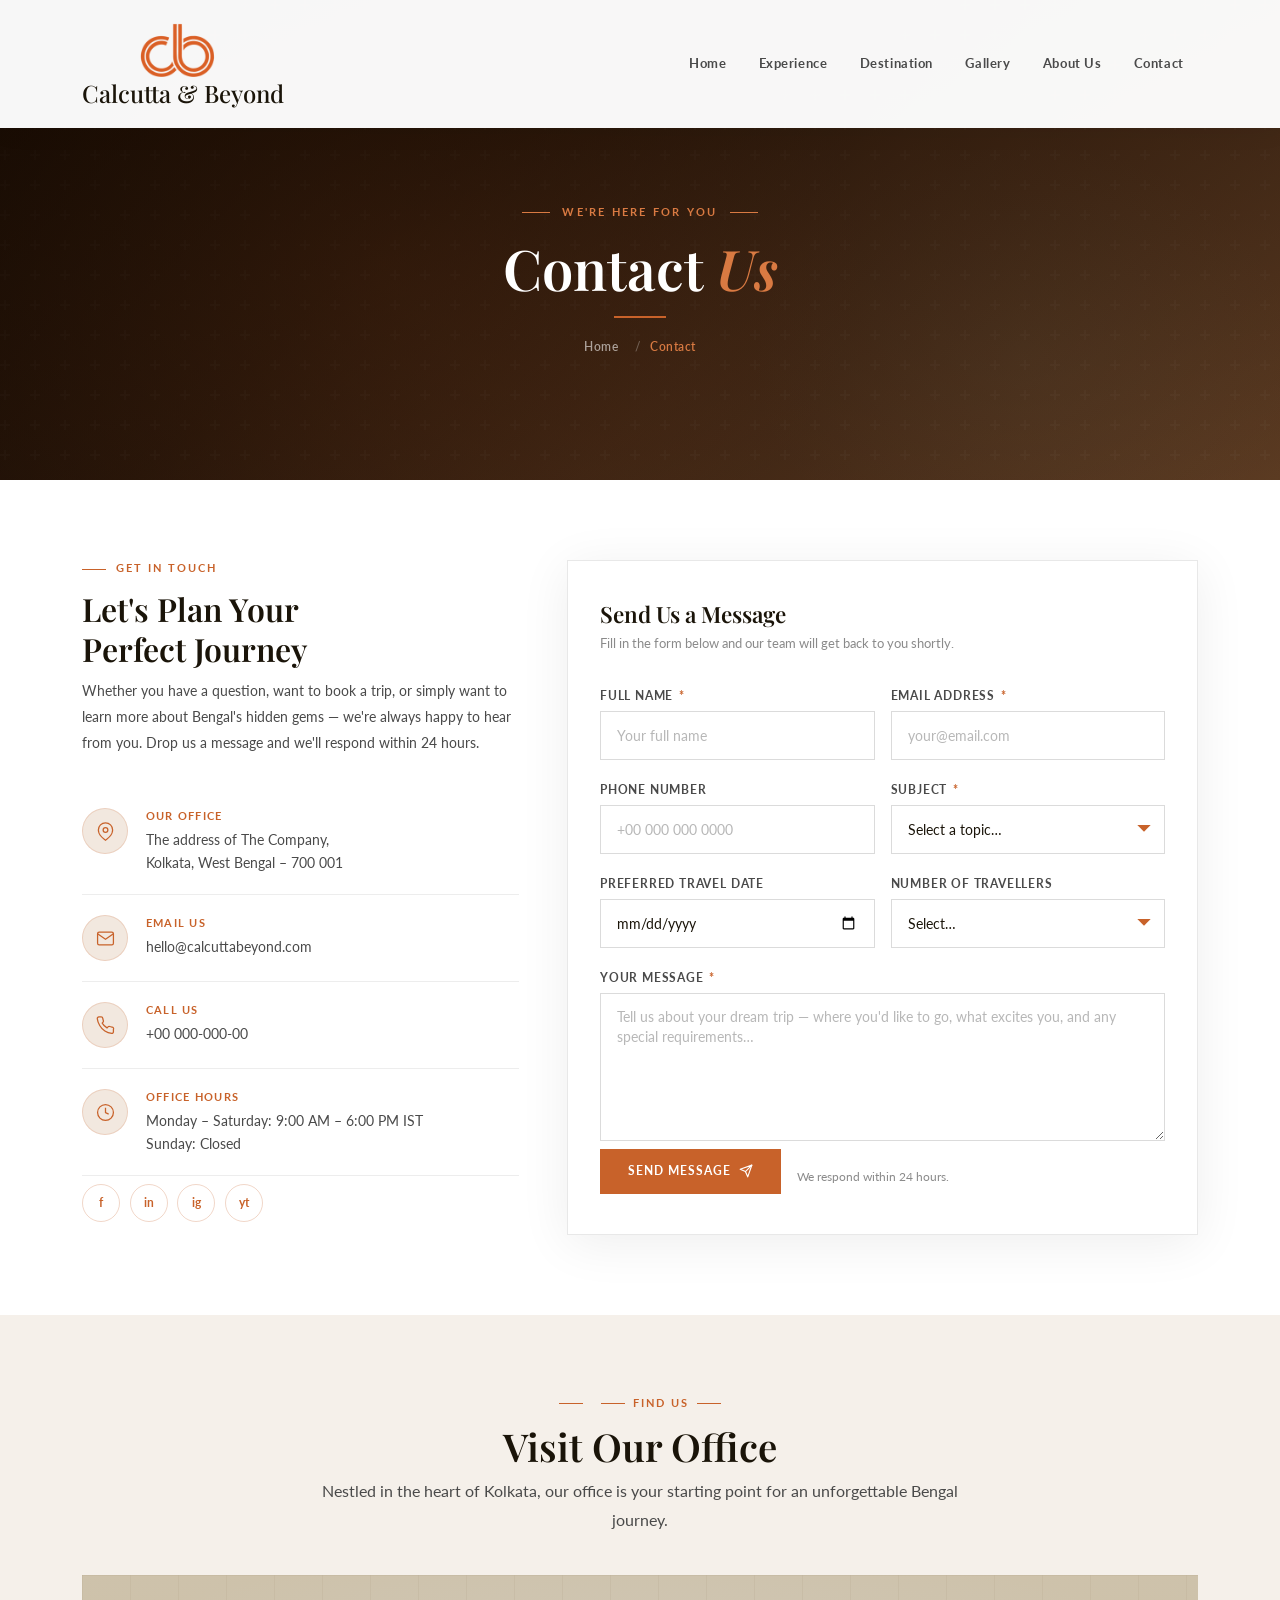
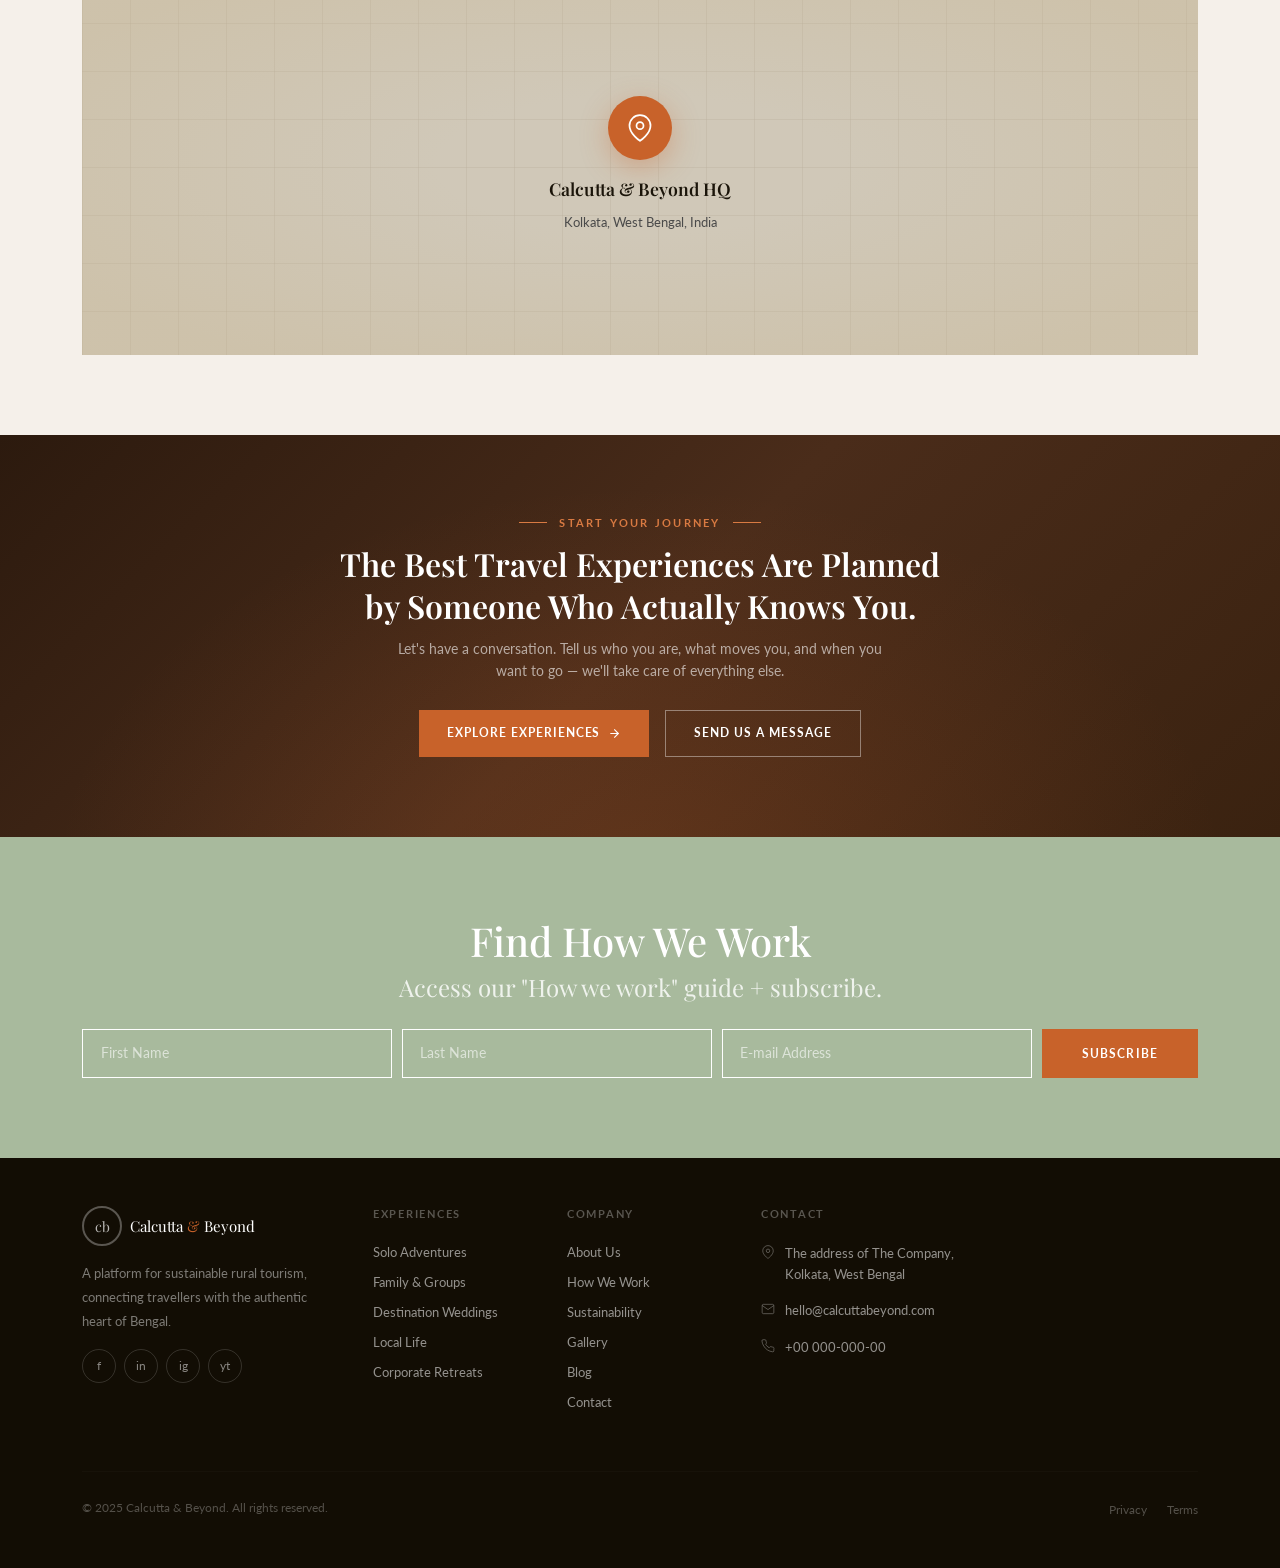
<file: contact.html>
<!DOCTYPE html>
<html lang="en">
<head>
  <meta charset="UTF-8" />
  <meta name="viewport" content="width=device-width, initial-scale=1.0" />
  <title>Contact Us – Calcutta & Beyond</title>

  <!-- Bootstrap 5 -->
  <link href="https://cdn.jsdelivr.net/npm/bootstrap@5.3.3/dist/css/bootstrap.min.css" rel="stylesheet"/>
  <!-- AOS -->
  <link href="https://cdn.jsdelivr.net/npm/aos@2.3.4/dist/aos.css" rel="stylesheet"/>
  <!-- Google Fonts -->
  <link href="https://fonts.googleapis.com/css2?family=Playfair+Display:ital,wght@0,400;0,600;0,700;1,400;1,600&family=Lato:wght@300;400;700&display=swap" rel="stylesheet"/>
  <!-- Custom CSS -->
  <link href="assets/css/style.css" rel="stylesheet"/>
  <style>
    /* ═══════════════════════════════════════════
       TOKENS
    ═══════════════════════════════════════════ */
    :root {
      --orange:      #C8622A;
      --orange-lt:   #D97A42;
      --orange-pale: #F2E8DF;
      --cream:       #F5F0EA;
      --sage:        #9FAF94;
      --sage-bg:     #A8BA9D;
      --dark:        #1A1409;
      --mid:         #4A4A4A;
      --light:       #8A8A8A;
      --white:       #FFFFFF;
      --font-display: 'Playfair Display', serif;
      --font-body:    'Lato', sans-serif;
    }

    *, *::before, *::after { box-sizing: border-box; }
    html { scroll-behavior: smooth; }
    body {
      font-family: var(--font-body);
      color: var(--dark);
      background: var(--white);
      overflow-x: hidden;
    }

    /* ═══════════════════════════════════════════
       TYPOGRAPHY HELPERS
    ═══════════════════════════════════════════ */
    .font-display { font-family: var(--font-display); }
    .eyebrow {
      font-size: .7rem; font-weight: 700;
      letter-spacing: .18em; text-transform: uppercase;
      color: var(--orange); display: block; margin-bottom: .75rem;
    }
    .eyebrow::before {
      content: ''; display: inline-block;
      width: 24px; height: 1px; background: var(--orange);
      vertical-align: middle; margin-right: 10px;
    }
    .section-title {
      font-family: var(--font-display);
      font-size: clamp(1.8rem, 3vw, 2.8rem);
      font-weight: 600; line-height: 1.18; color: var(--dark);
    }
    .section-sub { font-size: .97rem; line-height: 1.85; color: var(--mid); }
    .bg-cream { background: var(--cream) !important; }
    .py-lg-6  { padding-top: 5rem !important; padding-bottom: 5rem !important; }

    /* ═══════════════════════════════════════════
       BUTTONS
    ═══════════════════════════════════════════ */
    .btn-cb-primary {
      display: inline-flex; align-items: center; gap: .5rem;
      background: var(--orange); color: var(--white);
      font-size: .75rem; font-weight: 700; letter-spacing: .08em;
      text-transform: uppercase; padding: .85rem 1.75rem;
      border: none; text-decoration: none; cursor: pointer;
      transition: background .25s, transform .25s;
    }
    .btn-cb-primary:hover { background: var(--orange-lt); color: var(--white); transform: translateY(-2px); }
    .btn-cb-primary svg  { transition: transform .25s; }
    .btn-cb-primary:hover svg { transform: translateX(4px); }

    /* ═══════════════════════════════════════════
       NAVBAR
    ═══════════════════════════════════════════ */
    #mainNav {
      background: rgba(255,255,255,.97) !important;
      box-shadow: 0 2px 24px rgba(0,0,0,.07);
      padding: .9rem 0;
      transition: padding .3s;
    }
    #mainNav.scrolled { padding: .5rem 0; }
    #mainNav .navbar-brand img {
      height: 60px; width: auto; object-fit: contain; margin-right: .75rem;
    }
    #mainNav .navbar-brand h4 {
      font-family: 'Playfair Display', serif;
      font-optical-sizing: auto;
      margin: 0; color: var(--dark);
    }
    .nav-link {
      font-size: .82rem; font-weight: 700; letter-spacing: .04em;
      color: var(--mid) !important; transition: color .2s;
      padding: .5rem .9rem !important;
    }
    .nav-link:hover, .nav-link.active { color: var(--orange) !important; }
    .navbar-toggler { border: 1.5px solid var(--orange); }
    .navbar-toggler-icon {
      background-image: url("data:image/svg+xml,%3csvg xmlns='http://www.w3.org/2000/svg' viewBox='0 0 30 30'%3e%3cpath stroke='%23C8622A' stroke-linecap='round' stroke-miterlimit='10' stroke-width='2' d='M4 7h22M4 15h22M4 23h22'/%3e%3c/svg%3e");
    }

    /* ═══════════════════════════════════════════
       INNER PAGE BANNER
    ═══════════════════════════════════════════ */
    #page-banner {
      min-height: 480px;
      position: relative;
      display: flex; align-items: center;
      /* Swap gradient for: background-image: url('assets/img/contact-banner.jpg'); */
      background: linear-gradient(135deg, #1e0e05 0%, #3a2010 35%, #5c3820 60%, #7a5030 100%);
      background-size: cover; background-position: center;
      overflow: hidden;
      padding-top: 80px;
    }
    .banner-mesh {
      position: absolute; inset: 0; pointer-events: none;
      background:
        radial-gradient(ellipse 800px 600px at 30% 55%, rgba(200,98,42,.2) 0%, transparent 60%),
        radial-gradient(ellipse 500px 400px at 80% 75%, rgba(159,175,148,.08) 0%, transparent 55%);
    }
    .banner-pattern {
      position: absolute; inset: 0; pointer-events: none; opacity: .04;
      background-image: url("data:image/svg+xml,%3Csvg width='60' height='60' viewBox='0 0 60 60' xmlns='http://www.w3.org/2000/svg'%3E%3Cg fill='%23ffffff'%3E%3Cpath d='M36 34v-4h-2v4h-4v2h4v4h2v-4h4v-2h-4zm0-30V0h-2v4h-4v2h4v4h2V6h4V4h-4zM6 34v-4H4v4H0v2h4v4h2v-4h4v-2H6zM6 4V0H4v4H0v2h4v4h2V6h4V4H6z'/%3E%3C/g%3E%3C/svg%3E");
    }
    .banner-overlay {
      position: absolute; inset: 0; pointer-events: none;
      background: linear-gradient(160deg, rgba(20,10,2,.82) 0%, rgba(20,10,2,.55) 50%, rgba(20,10,2,.3) 100%);
    }
    .banner-inner { position: relative; z-index: 2; width: 100%; }
    .banner-eyebrow {
      font-size: .7rem; font-weight: 700; letter-spacing: .2em;
      text-transform: uppercase; color: var(--orange-lt);
      display: flex; align-items: center; justify-content: center; gap: .8rem;
      margin-bottom: 1rem;
    }
    .banner-eyebrow::before,
    .banner-eyebrow::after {
      content: ''; width: 28px; height: 1px;
      background: var(--orange-lt); flex-shrink: 0;
    }
    #page-banner h1 {
      font-family: var(--font-display);
      font-size: clamp(2rem, 4.5vw, 3.5rem);
      font-weight: 600; line-height: 1.12; color: var(--white);
      margin-bottom: 1rem;
    }
    #page-banner h1 em { font-style: italic; color: var(--orange-lt); }
    .banner-divider {
      display: block; width: 52px; height: 2px;
      background: var(--orange); margin: 0 auto 1.25rem;
    }
    .banner-breadcrumb .breadcrumb {
      justify-content: center; margin: 0;
      background: transparent; padding: 0;
    }
    .banner-breadcrumb .breadcrumb-item {
      font-size: .76rem; font-weight: 600; letter-spacing: .04em;
    }
    .banner-breadcrumb .breadcrumb-item a {
      color: rgba(255,255,255,.58); text-decoration: none; transition: color .2s;
    }
    .banner-breadcrumb .breadcrumb-item a:hover { color: var(--orange-lt); }
    .banner-breadcrumb .breadcrumb-item.active { color: var(--orange-lt); }
    .banner-breadcrumb .breadcrumb-item + .breadcrumb-item::before {
      content: '/'; color: rgba(255,255,255,.28); padding: 0 .55rem;
    }

    /* ═══════════════════════════════════════════
       CONTACT INFO
    ═══════════════════════════════════════════ */
    #contact-main { background: var(--white); }

    .contact-intro-title {
      font-family: var(--font-display);
      font-size: clamp(1.5rem, 2.5vw, 2rem);
      font-weight: 600; line-height: 1.25; color: var(--dark);
      margin-bottom: .6rem;
    }
    .contact-intro-sub {
      font-size: .9rem; line-height: 1.8; color: var(--mid);
      margin-bottom: 2rem;
    }

    .info-item {
      display: flex; align-items: flex-start; gap: 1.1rem;
      padding: 1.25rem 0;
      border-bottom: 1px solid rgba(0,0,0,.07);
    }
    .info-item:last-child { border-bottom: none; }
    .info-icon {
      width: 46px; height: 46px; flex-shrink: 0; border-radius: 50%;
      background: var(--orange-pale);
      border: 1.5px solid rgba(200,98,42,.18);
      display: flex; align-items: center; justify-content: center;
      transition: background .25s, border-color .25s;
    }
    .info-item:hover .info-icon {
      background: var(--orange);
      border-color: var(--orange);
    }
    .info-icon svg {
      width: 19px; height: 19px; stroke: var(--orange);
      stroke-width: 1.6; fill: none;
      transition: stroke .25s;
    }
    .info-item:hover .info-icon svg { stroke: var(--white); }
    .info-label {
      font-size: .68rem; font-weight: 700; letter-spacing: .12em;
      text-transform: uppercase; color: var(--orange); margin-bottom: .2rem;
    }
    .info-text {
      font-size: .88rem; line-height: 1.65; color: var(--mid); margin: 0;
    }
    .info-text a { color: var(--mid); text-decoration: none; transition: color .2s; }
    .info-text a:hover { color: var(--orange); }

    /* Social strip inside info panel */
    .contact-socials { display: flex; gap: .6rem; margin-top: 1.75rem; }
    .c-social-btn {
      width: 38px; height: 38px;
      border: 1.5px solid rgba(200,98,42,.25);
      border-radius: 50%;
      display: flex; align-items: center; justify-content: center;
      color: var(--orange); text-decoration: none;
      font-size: .75rem; font-weight: 700;
      transition: background .25s, border-color .25s, color .25s;
    }
    .c-social-btn:hover {
      background: var(--orange);
      border-color: var(--orange);
      color: var(--white);
    }

    /* ═══════════════════════════════════════════
       CONTACT FORM
    ═══════════════════════════════════════════ */
    .contact-form-wrap {
      background: var(--white);
      border: 1px solid rgba(0,0,0,.09);
      padding: 2.5rem 2rem;
      box-shadow: 0 8px 48px rgba(0,0,0,.07);
    }
    .form-section-title {
      font-family: var(--font-display);
      font-size: 1.4rem; font-weight: 600; color: var(--dark);
      margin-bottom: .4rem;
    }
    .form-section-sub {
      font-size: .83rem; color: var(--light); margin-bottom: 1.75rem;
    }
    .form-label {
      font-size: .72rem; font-weight: 700; letter-spacing: .07em;
      text-transform: uppercase; color: var(--mid); margin-bottom: .4rem;
    }
    .form-control,
    .form-select {
      border: 1px solid rgba(0,0,0,.14); border-radius: 0;
      padding: .82rem 1rem; font-size: .88rem;
      font-family: var(--font-body); color: var(--dark);
      transition: border-color .25s, box-shadow .25s;
      background-color: var(--white);
    }
    .form-control:focus,
    .form-select:focus {
      border-color: var(--orange);
      box-shadow: 0 0 0 3px rgba(200,98,42,.1);
      outline: none;
    }
    .form-control::placeholder { color: rgba(74,74,74,.4); font-size: .85rem; }
    textarea.form-control { min-height: 148px; resize: vertical; }
    .form-select { background-image: url("data:image/svg+xml,%3Csvg xmlns='http://www.w3.org/2000/svg' width='12' height='8' viewBox='0 0 12 8'%3E%3Cpath fill='%23C8622A' d='M1 1l5 5 5-5'/%3E%3C/svg%3E"); }

    /* Required asterisk */
    .form-label .req { color: var(--orange); margin-left: 2px; }

    /* Form submit row */
    .form-note {
      font-size: .75rem; color: var(--light); margin-top: .75rem;
    }

    /* ═══════════════════════════════════════════
       MAP SECTION
    ═══════════════════════════════════════════ */
    #map-section { background: var(--cream); }
    .map-wrap {
      position: relative; width: 100%; height: 380px;
      overflow: hidden; background: #d0c8b8;
      display: flex; align-items: center; justify-content: center;
    }
    .map-placeholder {
      text-align: center; position: relative; z-index: 2;
    }
    .map-placeholder-icon {
      width: 64px; height: 64px; margin: 0 auto 1rem;
      background: var(--orange);
      border-radius: 50%;
      display: flex; align-items: center; justify-content: center;
      box-shadow: 0 8px 28px rgba(200,98,42,.35);
    }
    .map-placeholder-icon svg {
      width: 28px; height: 28px; stroke: var(--white);
      stroke-width: 1.5; fill: none;
    }
    .map-placeholder p {
      font-family: var(--font-display); font-size: 1.1rem;
      font-weight: 600; color: var(--dark); margin-bottom: .4rem;
    }
    .map-placeholder span { font-size: .82rem; color: var(--mid); }
    /* Map grid-lines texture */
    .map-grid {
      position: absolute; inset: 0; opacity: .18;
      background-image:
        linear-gradient(rgba(100,80,50,.4) 1px, transparent 1px),
        linear-gradient(90deg, rgba(100,80,50,.4) 1px, transparent 1px);
      background-size: 48px 48px;
    }
    .map-grid-accent {
      position: absolute; inset: 0;
      background: radial-gradient(ellipse 60% 60% at 50% 50%, transparent 30%, rgba(200,180,140,.3) 100%);
    }

    /* ═══════════════════════════════════════════
       CTA STRIP
    ═══════════════════════════════════════════ */
    #cta-strip {
      position: relative; overflow: hidden;
      background: linear-gradient(135deg, #2c1a0e 0%, #4a2c1a 50%, #3a2210 100%);
    }
    #cta-strip::before {
      content: ''; position: absolute; inset: 0; pointer-events: none;
      background: radial-gradient(ellipse 900px 600px at 50% 110%, rgba(200,98,42,.2) 0%, transparent 65%);
    }
    .cta-eyebrow {
      font-size: .7rem; font-weight: 700; letter-spacing: .2em;
      text-transform: uppercase; color: var(--orange-lt);
      display: flex; align-items: center; justify-content: center; gap: .8rem;
      margin-bottom: .75rem;
    }
    .cta-eyebrow::before,
    .cta-eyebrow::after {
      content: ''; width: 28px; height: 1px; background: var(--orange-lt); flex-shrink: 0;
    }
    .cta-strip-title {
      font-family: var(--font-display);
      font-size: clamp(1.4rem, 2.5vw, 2.1rem);
      font-weight: 600; line-height: 1.3; color: var(--white);
      margin-bottom: .75rem;
    }
    .cta-strip-sub { font-size: .9rem; color: rgba(255,255,255,.6); margin-bottom: 1.75rem; }

    /* ═══════════════════════════════════════════
       FOOTER
    ═══════════════════════════════════════════ */
    footer { background: #120d04; }
    .footer-brand-text { font-family: var(--font-display); font-size: 15px; color: var(--white); }
    .footer-brand-text span { color: var(--orange); }
    .footer-brand-mark {
      width: 40px; height: 40px; border-radius: 50%;
      border: 2px solid rgba(255,255,255,.3);
      display: flex; align-items: center; justify-content: center;
      font-family: var(--font-display); color: rgba(255,255,255,.7); font-size: 14px; flex-shrink: 0;
    }
    footer p.brand-sub { font-size: .82rem; color: rgba(255,255,255,.45); line-height: 1.8; }
    .social-btn {
      width: 34px; height: 34px; border-radius: 50%;
      border: 1px solid rgba(255,255,255,.15);
      display: flex; align-items: center; justify-content: center;
      color: rgba(255,255,255,.5); text-decoration: none; font-size: .78rem;
      transition: border-color .2s, color .2s;
    }
    .social-btn:hover { border-color: var(--orange); color: var(--orange); }
    .footer-col-title {
      font-size: .68rem; font-weight: 700; letter-spacing: .16em;
      text-transform: uppercase; color: rgba(255,255,255,.3); margin-bottom: 1.25rem;
    }
    .footer-link {
      display: block; font-size: .82rem;
      color: rgba(255,255,255,.55); text-decoration: none; margin-bottom: .65rem;
      transition: color .2s;
    }
    .footer-link:hover { color: var(--orange-lt); }
    .footer-contact-item { display: flex; gap: .65rem; margin-bottom: .9rem; }
    .footer-contact-item svg { flex-shrink: 0; margin-top: 2px; opacity: .55; }
    .footer-contact-item span { font-size: .82rem; color: rgba(255,255,255,.55); line-height: 1.65; }
    .footer-divider { border-color: rgba(255,255,255,.07); }
    .footer-bottom-text { font-size: .75rem; color: rgba(255,255,255,.28); }
    .footer-bottom-link {
      color: rgba(255,255,255,.28); text-decoration: none;
      font-size: .75rem; margin-left: 1rem; transition: color .2s;
    }
    .footer-bottom-link:hover { color: var(--orange-lt); }

    /* ═══════════════════════════════════════════
       RESPONSIVE
    ═══════════════════════════════════════════ */
    @media(max-width: 991px) {
      #page-banner { min-height: 380px; padding-top: 70px; }
    }
    @media(max-width: 575px) {
      #page-banner { min-height: 320px; }
      .contact-form-wrap { padding: 1.75rem 1.25rem; }
    }
  </style>
</head>
<body>

<!-- ═══════════════════════
     NAVBAR
════════════════════════ -->
<nav class="navbar navbar-expand-lg fixed-top" id="mainNav">
  <div class="container">
    <a class="navbar-brand text-center align-items-center gap-2" href="index.html">
      <img src="assets/img/logo.svg" alt="">
      <h4>Calcutta &amp; Beyond</h4>
    </a>
    <button class="navbar-toggler" type="button" data-bs-toggle="collapse" data-bs-target="#navMenu">
      <span class="navbar-toggler-icon"></span>
    </button>
    <div class="collapse navbar-collapse" id="navMenu">
      <ul class="navbar-nav ms-auto gap-1">
        <li class="nav-item"><a class="nav-link" href="index.html">Home</a></li>
        <li class="nav-item"><a class="nav-link" href="experieces.html">Experience</a></li>
        <li class="nav-item"><a class="nav-link" href="destination.html">Destination</a></li>
        <li class="nav-item"><a class="nav-link" href="gallery.html">Gallery</a></li>
        <li class="nav-item"><a class="nav-link" href="about.html">About Us</a></li>
        <li class="nav-item"><a class="nav-link" href="contact.html">Contact</a></li>
      </ul>
    </div>
  </div>
</nav>


<!-- ═══════════════════════
     PAGE BANNER
════════════════════════ -->
<section id="page-banner">
  <div class="banner-mesh"></div>
  <div class="banner-pattern"></div>
  <div class="banner-overlay"></div>

  <div class="container banner-inner">
    <div class="row justify-content-center">
      <div class="col-lg-8 col-xl-7 text-center" data-aos="fade-up" data-aos-duration="750">
        <div class="banner-eyebrow">We're Here For You</div>
        <h1>Contact <em>Us</em></h1>
        <span class="banner-divider"></span>
        <nav class="banner-breadcrumb" aria-label="breadcrumb">
          <ol class="breadcrumb">
            <li class="breadcrumb-item"><a href="index.html">Home</a></li>
            <li class="breadcrumb-item active" aria-current="page">Contact</li>
          </ol>
        </nav>
      </div>
    </div>
  </div>
</section>


<!-- ═══════════════════════
     CONTACT MAIN
════════════════════════ -->
<section id="contact-main" class="py-5 py-lg-6">
  <div class="container">
    <div class="row g-5 align-items-start">

      <!-- LEFT: Contact Info -->
      <div class="col-lg-5" data-aos="fade-right" data-aos-duration="800">
        <span class="eyebrow">Get In Touch</span>
        <h2 class="contact-intro-title">Let's Plan Your<br>Perfect Journey</h2>
        <p class="contact-intro-sub">
          Whether you have a question, want to book a trip, or simply want to learn more about Bengal's hidden gems — we're always happy to hear from you. Drop us a message and we'll respond within 24 hours.
        </p>

        <!-- Info items -->
        <div class="info-item">
          <div class="info-icon">
            <svg viewBox="0 0 24 24"><path d="M21 10c0 7-9 13-9 13s-9-6-9-13a9 9 0 0 1 18 0z"/><circle cx="12" cy="10" r="3"/></svg>
          </div>
          <div>
            <div class="info-label">Our Office</div>
            <p class="info-text">The address of The Company,<br>Kolkata, West Bengal – 700 001</p>
          </div>
        </div>

        <div class="info-item">
          <div class="info-icon">
            <svg viewBox="0 0 24 24"><path d="M4 4h16c1.1 0 2 .9 2 2v12c0 1.1-.9 2-2 2H4c-1.1 0-2-.9-2-2V6c0-1.1.9-2 2-2z"/><polyline points="22,6 12,13 2,6"/></svg>
          </div>
          <div>
            <div class="info-label">Email Us</div>
            <p class="info-text"><a href="mailto:hello@calcuttabeyond.com">hello@calcuttabeyond.com</a></p>
          </div>
        </div>

        <div class="info-item">
          <div class="info-icon">
            <svg viewBox="0 0 24 24"><path d="M22 16.92v3a2 2 0 0 1-2.18 2 19.79 19.79 0 0 1-8.63-3.07A19.5 19.5 0 0 1 4.69 12 19.79 19.79 0 0 1 1.61 3.4 2 2 0 0 1 3.58 1.21h3a2 2 0 0 1 2 1.72 12.84 12.84 0 0 0 .7 2.81 2 2 0 0 1-.45 2.11L7.91 8.96a16 16 0 0 0 6 6l1.27-1.27a2 2 0 0 1 2.11-.45c.91.34 1.85.57 2.81.7A2 2 0 0 1 22 16.92z"/></svg>
          </div>
          <div>
            <div class="info-label">Call Us</div>
            <p class="info-text"><a href="tel:+0000000000">+00 000-000-00</a></p>
          </div>
        </div>

        <div class="info-item">
          <div class="info-icon">
            <svg viewBox="0 0 24 24"><circle cx="12" cy="12" r="10"/><polyline points="12 6 12 12 16 14"/></svg>
          </div>
          <div>
            <div class="info-label">Office Hours</div>
            <p class="info-text">Monday – Saturday: 9:00 AM – 6:00 PM IST<br>Sunday: Closed</p>
          </div>
        </div>

        <!-- Social links -->
        <div class="contact-socials mt-2">
          <a href="#" class="c-social-btn" title="Facebook">f</a>
          <a href="#" class="c-social-btn" title="LinkedIn">in</a>
          <a href="#" class="c-social-btn" title="Instagram">ig</a>
          <a href="#" class="c-social-btn" title="YouTube">yt</a>
        </div>
      </div><!-- /col-left -->

      <!-- RIGHT: Contact Form -->
      <div class="col-lg-7" data-aos="fade-left" data-aos-duration="800" data-aos-delay="80">
        <div class="contact-form-wrap">
          <h3 class="form-section-title">Send Us a Message</h3>
          <p class="form-section-sub">Fill in the form below and our team will get back to you shortly.</p>

          <form id="contactForm" novalidate>
            <div class="row g-3">

              <!-- Name -->
              <div class="col-sm-6">
                <label class="form-label" for="fullName">
                  Full Name <span class="req">*</span>
                </label>
                <input type="text" id="fullName" name="fullName"
                       class="form-control" placeholder="Your full name" required>
              </div>

              <!-- Email -->
              <div class="col-sm-6">
                <label class="form-label" for="emailAddr">
                  Email Address <span class="req">*</span>
                </label>
                <input type="email" id="emailAddr" name="emailAddr"
                       class="form-control" placeholder="your@email.com" required>
              </div>

              <!-- Phone -->
              <div class="col-sm-6">
                <label class="form-label" for="phoneNum">Phone Number</label>
                <input type="tel" id="phoneNum" name="phoneNum"
                       class="form-control" placeholder="+00 000 000 0000">
              </div>

              <!-- Subject -->
              <div class="col-sm-6">
                <label class="form-label" for="subject">
                  Subject <span class="req">*</span>
                </label>
                <select id="subject" name="subject" class="form-select" required>
                  <option value="" disabled selected>Select a topic…</option>
                  <option value="book-trip">Book a Trip</option>
                  <option value="custom">Custom Itinerary Request</option>
                  <option value="group">Group &amp; Family Travel</option>
                  <option value="wedding">Destination Wedding</option>
                  <option value="partnership">Partnership / Collaboration</option>
                  <option value="press">Press &amp; Media</option>
                  <option value="general">General Enquiry</option>
                </select>
              </div>

              <!-- Travel Dates (optional) -->
              <div class="col-sm-6">
                <label class="form-label" for="travelDate">Preferred Travel Date</label>
                <input type="date" id="travelDate" name="travelDate" class="form-control">
              </div>

              <!-- No. of travellers -->
              <div class="col-sm-6">
                <label class="form-label" for="travellers">Number of Travellers</label>
                <select id="travellers" name="travellers" class="form-select">
                  <option value="" disabled selected>Select…</option>
                  <option>1 (Solo)</option>
                  <option>2</option>
                  <option>3 – 5</option>
                  <option>6 – 10</option>
                  <option>11 – 20</option>
                  <option>20+</option>
                </select>
              </div>

              <!-- Message -->
              <div class="col-12">
                <label class="form-label" for="message">
                  Your Message <span class="req">*</span>
                </label>
                <textarea id="message" name="message" class="form-control"
                          placeholder="Tell us about your dream trip — where you'd like to go, what excites you, and any special requirements…"
                          required></textarea>
              </div>

              <!-- Submit -->
              <div class="col-12 d-flex align-items-center gap-3 flex-wrap mt-2">
                <button type="submit" class="btn-cb-primary">
                  Send Message
                  <svg width="14" height="14" viewBox="0 0 24 24" fill="none" stroke="currentColor" stroke-width="2" stroke-linecap="round" stroke-linejoin="round"><line x1="22" y1="2" x2="11" y2="13"/><polygon points="22 2 15 22 11 13 2 9 22 2"/></svg>
                </button>
                <p class="form-note mb-0">We respond within 24 hours.</p>
              </div>

            </div><!-- /row -->
          </form><!-- /form -->

        </div><!-- /contact-form-wrap -->
      </div><!-- /col-right -->

    </div><!-- /row -->
  </div><!-- /container -->
</section>


<!-- ═══════════════════════
     MAP SECTION
════════════════════════ -->
<section id="map-section" class="py-5 py-lg-6 bg-cream">
  <div class="container">
    <div class="row justify-content-center mb-4" data-aos="fade-up">
      <div class="col-lg-7 text-center">
        <span class="eyebrow" style="display:flex;align-items:center;justify-content:center;gap:.5rem;">
          <span style="width:24px;height:1px;background:var(--orange);display:inline-block"></span>
          Find Us
          <span style="width:24px;height:1px;background:var(--orange);display:inline-block"></span>
        </span>
        <h2 class="section-title">Visit Our Office</h2>
        <p class="section-sub mt-2">
          Nestled in the heart of Kolkata, our office is your starting point for an unforgettable Bengal journey.
        </p>
      </div>
    </div>
    <div class="map-wrap" data-aos="fade-up" data-aos-delay="80">
      <!-- Replace with Google Maps iframe when available:
           <iframe src="https://maps.google.com/..." width="100%" height="380" style="border:0" allowfullscreen loading="lazy"></iframe>
      -->
      <div class="map-grid"></div>
      <div class="map-grid-accent"></div>
      <div class="map-placeholder">
        <div class="map-placeholder-icon">
          <svg viewBox="0 0 24 24"><path d="M21 10c0 7-9 13-9 13s-9-6-9-13a9 9 0 0 1 18 0z"/><circle cx="12" cy="10" r="3"/></svg>
        </div>
        <p>Calcutta &amp; Beyond HQ</p>
        <span>Kolkata, West Bengal, India</span>
      </div>
    </div>
  </div>
</section>


<!-- ═══════════════════════
     CTA STRIP
════════════════════════ -->
<section id="cta-strip" class="py-5 py-lg-6 text-center position-relative">
  <div class="container position-relative" style="z-index:1">
    <div class="cta-eyebrow" data-aos="fade-up">Start Your Journey</div>
    <h2 class="cta-strip-title mx-auto" style="max-width:640px" data-aos="fade-up" data-aos-delay="60">
      The Best Travel Experiences Are Planned by Someone Who Actually Knows You.
    </h2>
    <p class="cta-strip-sub mx-auto" style="max-width:500px" data-aos="fade-up" data-aos-delay="120">
      Let's have a conversation. Tell us who you are, what moves you, and when you want to go — we'll take care of everything else.
    </p>
    <div class="d-flex flex-wrap gap-3 justify-content-center" data-aos="fade-up" data-aos-delay="180">
      <a href="experieces.html" class="btn-cb-primary">
        Explore Experiences
        <svg width="13" height="13" viewBox="0 0 24 24" fill="none" stroke="currentColor" stroke-width="2" stroke-linecap="round" stroke-linejoin="round"><line x1="5" y1="12" x2="19" y2="12"/><polyline points="12 5 19 12 12 19"/></svg>
      </a>
      <a href="#contactForm" class="btn-cb-primary" style="background:transparent;border:1.5px solid rgba(255,255,255,.4);">
        Send Us a Message
      </a>
    </div>
  </div>
</section>


<!-- ═══════════════════════
     NEWSLETTER
════════════════════════ -->
<section id="newsletter">
  <div class="container">
    <div class="row align-items-center g-4">
      <div class="col-12" data-aos="fade-down" data-aos-delay="80">
        <div class="text-center mb-4">
        <h3 class="mb-1">Find How We Work</h3>
        <p class="mb-0">Access our "How we work" guide + subscribe.</p>
        </div>
        <div class="d-flex flex-wrap gap-0">
          <input type="text"  class="nl-input flex-fill" placeholder="First Name"     style="min-width:120px"/>
          <input type="text"  class="nl-input flex-fill" placeholder="Last Name"      style="min-width:120px"/>
          <input type="email" class="nl-input flex-fill" placeholder="E-mail Address" style="min-width:180px"/>
          <button class="nl-btn">Subscribe</button>
        </div>
      </div>
    </div>
  </div>
</section>


<!-- ═══════════════════════
     FOOTER
════════════════════════ -->
<footer class="py-5">
  <div class="container">
    <div class="row g-5">
      <div class="col-lg-3 col-md-6">
        <div class="d-flex align-items-center gap-2 mb-3">
          <div class="footer-brand-mark">cb</div>
          <div class="footer-brand-text">Calcutta <span>&</span> Beyond</div>
        </div>
        <p class="brand-sub">A platform for sustainable rural tourism, connecting travellers with the authentic heart of Bengal.</p>
        <div class="d-flex gap-2 mt-3">
          <a href="#" class="social-btn">f</a>
          <a href="#" class="social-btn">in</a>
          <a href="#" class="social-btn">ig</a>
          <a href="#" class="social-btn">yt</a>
        </div>
      </div>
      <div class="col-lg-2 col-md-6 col-6">
        <div class="footer-col-title">Experiences</div>
        <a href="#" class="footer-link">Solo Adventures</a>
        <a href="#" class="footer-link">Family &amp; Groups</a>
        <a href="#" class="footer-link">Destination Weddings</a>
        <a href="#" class="footer-link">Local Life</a>
        <a href="#" class="footer-link">Corporate Retreats</a>
      </div>
      <div class="col-lg-2 col-md-6 col-6">
        <div class="footer-col-title">Company</div>
        <a href="#" class="footer-link">About Us</a>
        <a href="#" class="footer-link">How We Work</a>
        <a href="#" class="footer-link">Sustainability</a>
        <a href="#" class="footer-link">Gallery</a>
        <a href="#" class="footer-link">Blog</a>
        <a href="contact.html" class="footer-link">Contact</a>
      </div>
      <div class="col-lg-3 col-md-6">
        <div class="footer-col-title">Contact</div>
        <div class="footer-contact-item">
          <svg width="14" height="14" viewBox="0 0 24 24" fill="none" stroke="rgba(255,255,255,.6)" stroke-width="1.5"><path d="M21 10c0 7-9 13-9 13s-9-6-9-13a9 9 0 0 1 18 0z"/><circle cx="12" cy="10" r="3"/></svg>
          <span>The address of The Company,<br>Kolkata, West Bengal</span>
        </div>
        <div class="footer-contact-item">
          <svg width="14" height="14" viewBox="0 0 24 24" fill="none" stroke="rgba(255,255,255,.6)" stroke-width="1.5"><path d="M4 4h16c1.1 0 2 .9 2 2v12c0 1.1-.9 2-2 2H4c-1.1 0-2-.9-2-2V6c0-1.1.9-2 2-2z"/><polyline points="22,6 12,13 2,6"/></svg>
          <span>hello@calcuttabeyond.com</span>
        </div>
        <div class="footer-contact-item">
          <svg width="14" height="14" viewBox="0 0 24 24" fill="none" stroke="rgba(255,255,255,.6)" stroke-width="1.5"><path d="M22 16.92v3a2 2 0 0 1-2.18 2 19.79 19.79 0 0 1-8.63-3.07A19.5 19.5 0 0 1 4.69 12 19.79 19.79 0 0 1 1.61 3.4 2 2 0 0 1 3.58 1.21h3a2 2 0 0 1 2 1.72 12.84 12.84 0 0 0 .7 2.81 2 2 0 0 1-.45 2.11L7.91 8.96a16 16 0 0 0 6 6l1.27-1.27a2 2 0 0 1 2.11-.45c.91.34 1.85.57 2.81.7A2 2 0 0 1 22 16.92z"/></svg>
          <span>+00 000-000-00</span>
        </div>
      </div>
    </div>
    <hr class="footer-divider mt-5 mb-4"/>
    <div class="d-flex flex-wrap justify-content-between align-items-center gap-3">
      <p class="footer-bottom-text mb-0">© 2025 Calcutta &amp; Beyond. All rights reserved.</p>
      <div>
        <a href="#" class="footer-bottom-link">Privacy</a>
        <a href="#" class="footer-bottom-link">Terms</a>
      </div>
    </div>
  </div>
</footer>


<!-- ═══════════════════════
     SCRIPTS
════════════════════════ -->
<script src="https://cdn.jsdelivr.net/npm/bootstrap@5.3.3/dist/js/bootstrap.bundle.min.js"></script>
<script src="https://cdn.jsdelivr.net/npm/aos@2.3.4/dist/aos.js"></script>

<script>
/* ─── AOS ─────────────────── */
AOS.init({ once: true, duration: 700, easing: 'ease-out-cubic' });

/* ─── Sticky nav shrink ───── */
window.addEventListener('scroll', () => {
  document.getElementById('mainNav').classList.toggle('scrolled', window.scrollY > 60);
});

/* ─── Form submit handler ─── */
document.getElementById('contactForm').addEventListener('submit', function(e) {
  e.preventDefault();
  const btn   = this.querySelector('button[type="submit"]');
  const orig  = btn.innerHTML;

  /* Basic validation */
  if (!this.checkValidity()) {
    this.classList.add('was-validated');
    return;
  }

  /* Simulated send feedback */
  btn.innerHTML = 'Sending… <svg width="14" height="14" viewBox="0 0 24 24" fill="none" stroke="currentColor" stroke-width="2"><polyline points="20 6 9 17 4 12"/></svg>';
  btn.disabled = true;

  setTimeout(() => {
    btn.innerHTML = 'Message Sent! ✓';
    btn.style.background = '#4a7a4a';
    setTimeout(() => {
      btn.innerHTML = orig;
      btn.disabled  = false;
      btn.style.background = '';
      this.reset();
      this.classList.remove('was-validated');
    }, 3000);
  }, 1200);
});
</script>
</body>
</html>
</file>
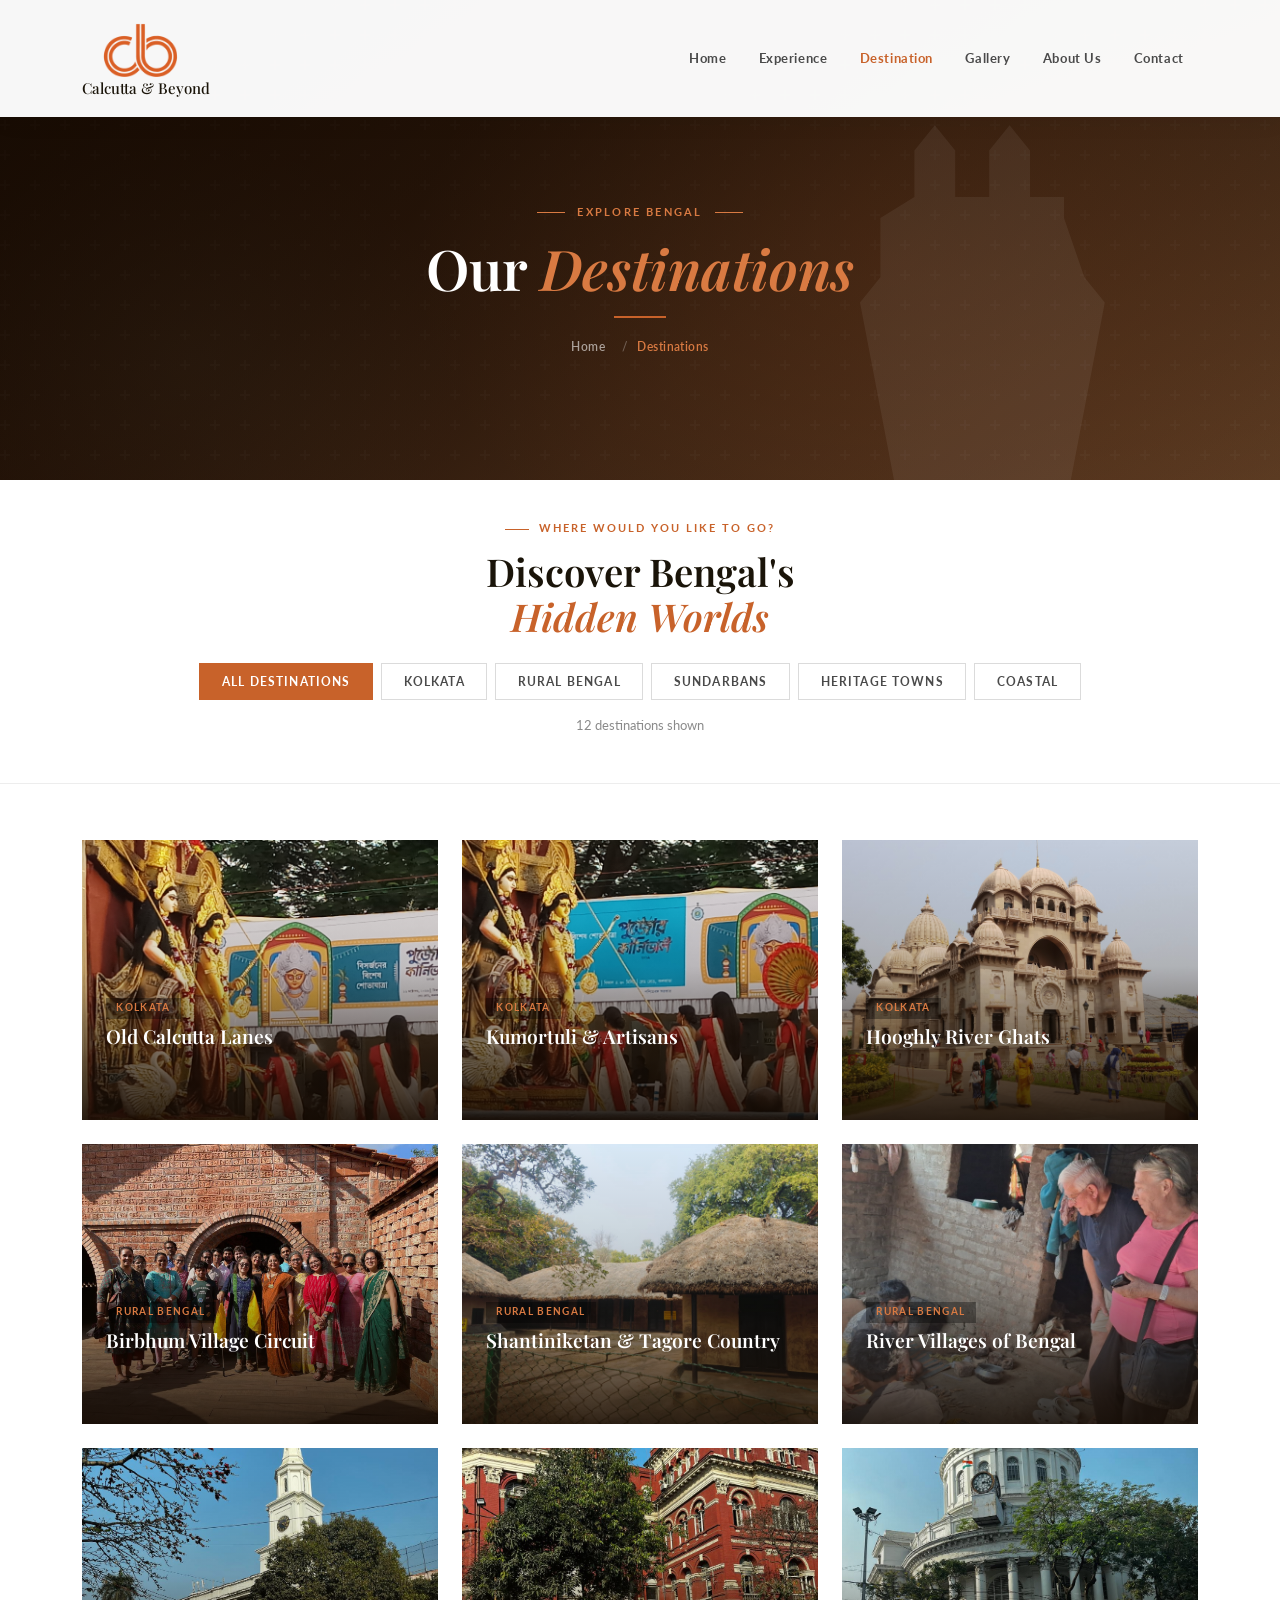
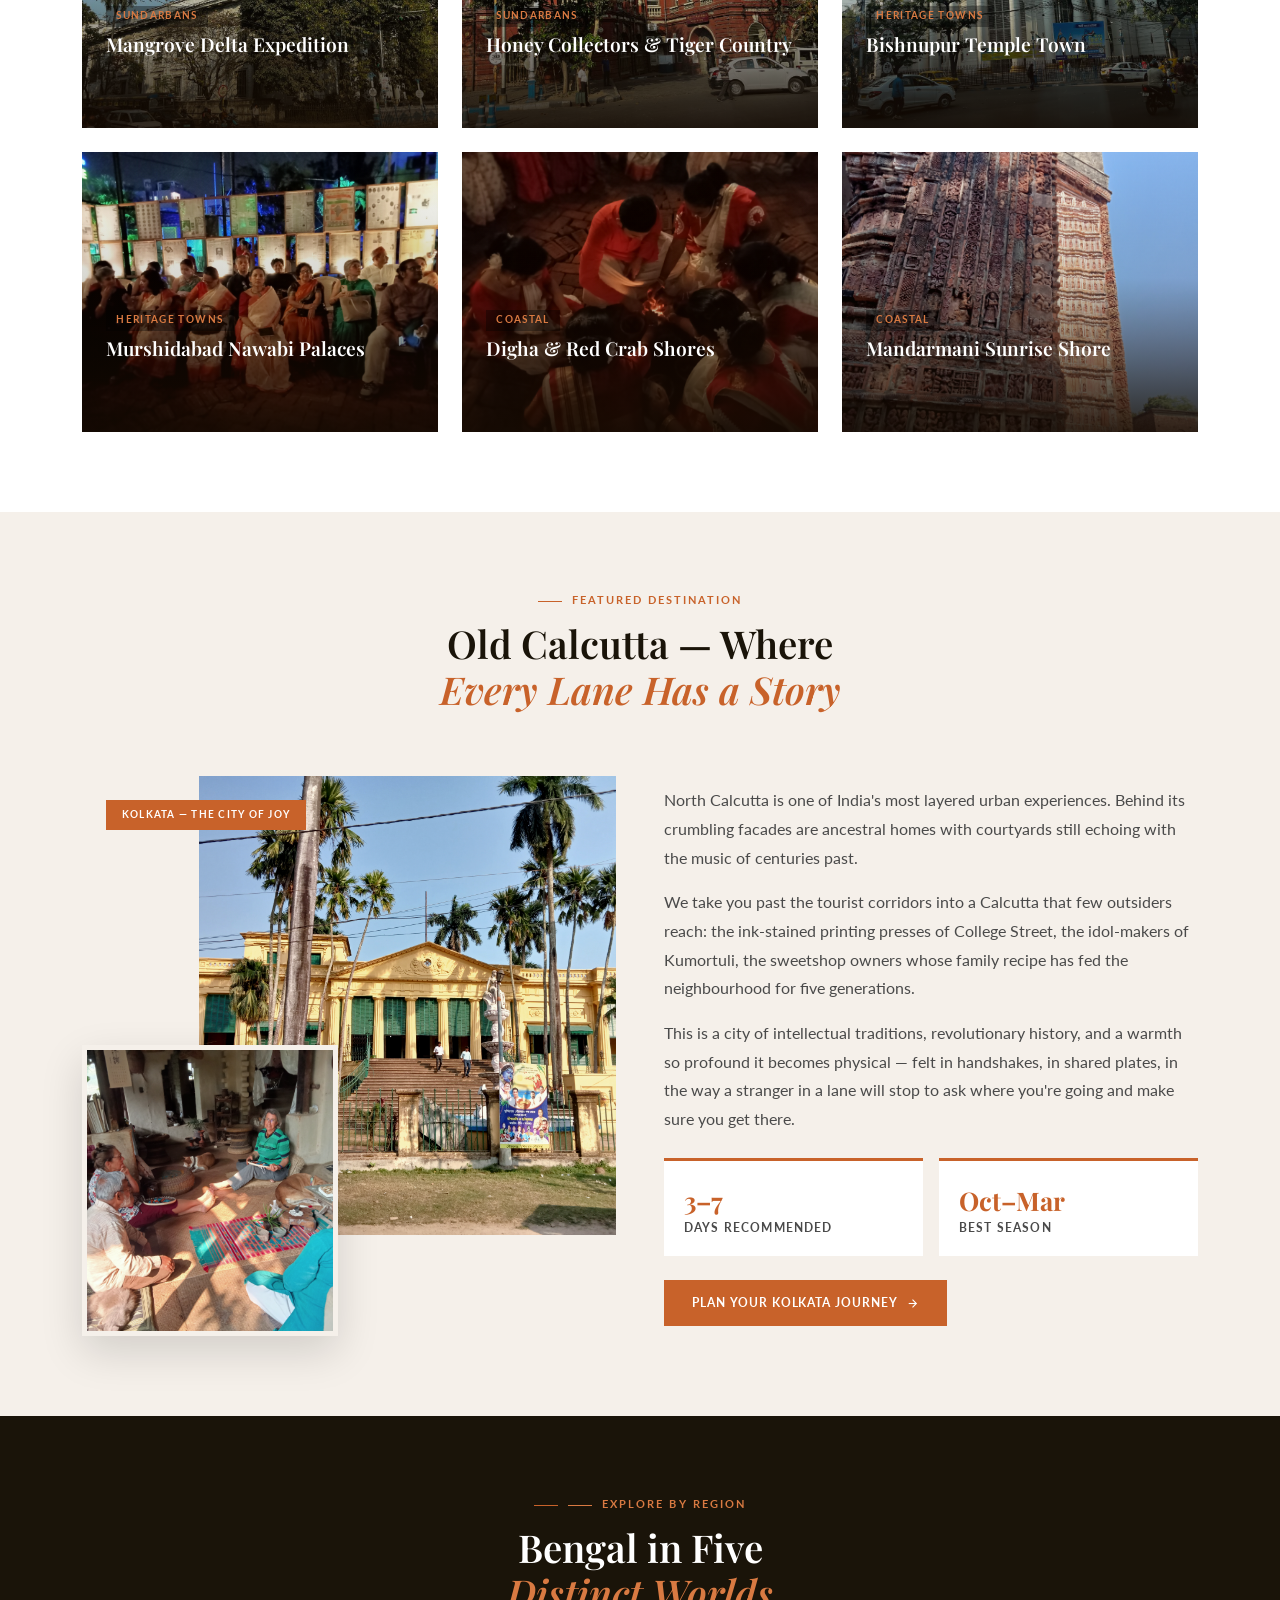
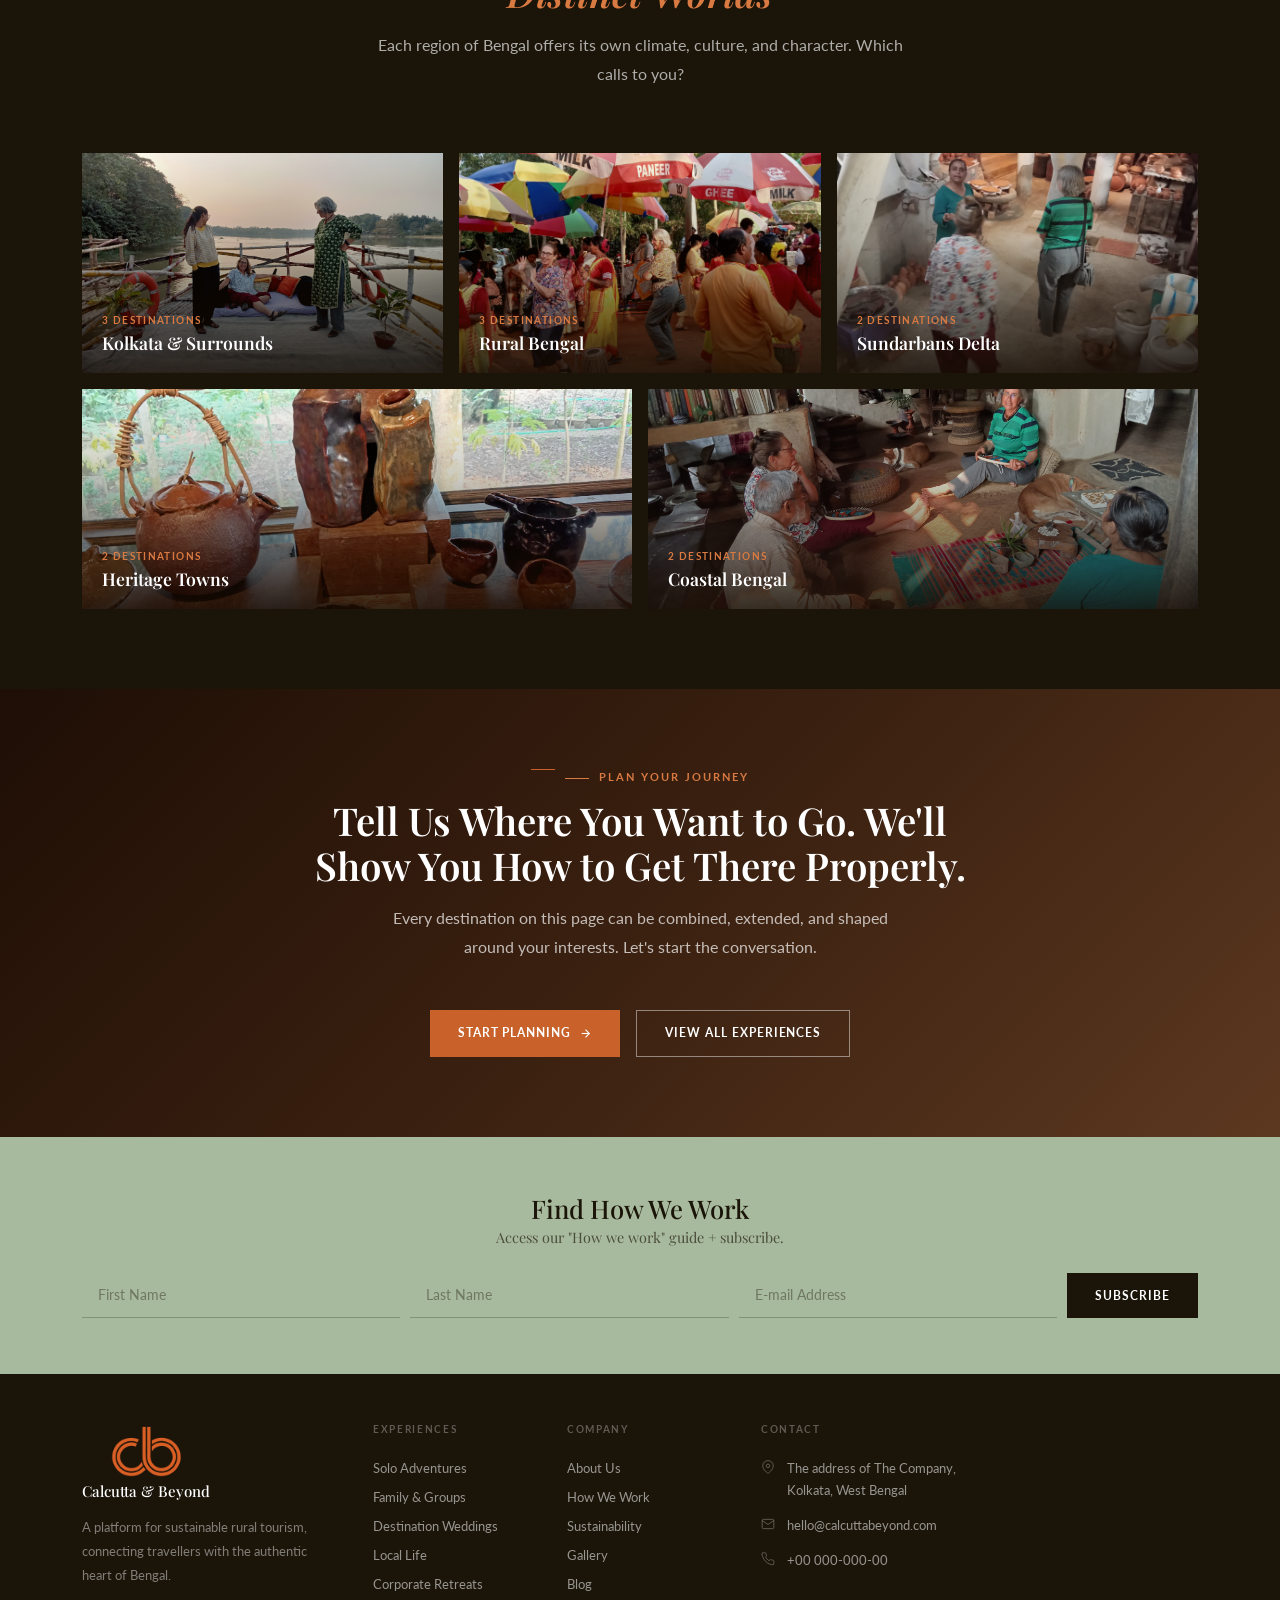
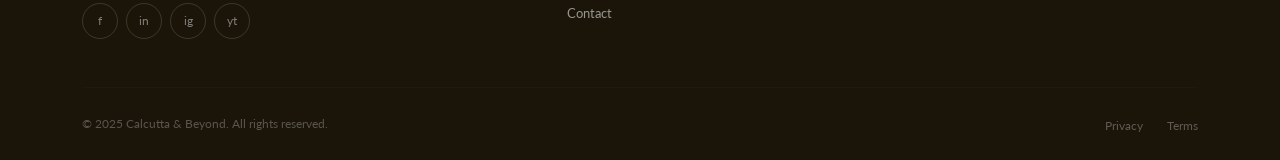
<file: destination.html>
<!DOCTYPE html>
<html lang="en">
<head>
  <meta charset="UTF-8" />
  <meta name="viewport" content="width=device-width, initial-scale=1.0" />
  <title>Destinations – Calcutta &amp; Beyond</title>
  <link href="https://cdn.jsdelivr.net/npm/bootstrap@5.3.3/dist/css/bootstrap.min.css" rel="stylesheet"/>
  <link href="https://cdn.jsdelivr.net/npm/aos@2.3.4/dist/aos.css" rel="stylesheet"/>
  <link href="https://fonts.googleapis.com/css2?family=Playfair+Display:ital,wght@0,400;0,600;0,700;1,400;1,600&family=Lato:wght@300;400;700&display=swap" rel="stylesheet"/>
  <link href="assets/css/style.css" rel="stylesheet"/>
  <style>
    :root {
      --orange:      #C8622A;
      --orange-lt:   #D97A42;
      --orange-pale: #F2E8DF;
      --cream:       #F5F0EA;
      --sage:        #9FAF94;
      --sage-bg:     #A8BA9D;
      --dark:        #1A1409;
      --mid:         #4A4A4A;
      --light:       #8A8A8A;
      --white:       #FFFFFF;
      --font-display: 'Playfair Display', serif;
      --font-body:    'Lato', sans-serif;
    }
    *, *::before, *::after { box-sizing: border-box; }
    html { scroll-behavior: smooth; }
    body { font-family: var(--font-body); color: var(--dark); background: var(--white); overflow-x: hidden; }

    .font-display { font-family: var(--font-display); }
    .eyebrow {
      font-size: .7rem; font-weight: 700; letter-spacing: .18em;
      text-transform: uppercase; color: var(--orange); display: block; margin-bottom: .75rem;
    }
    .eyebrow::before {
      content: ''; display: inline-block; width: 24px; height: 1px;
      background: var(--orange); vertical-align: middle; margin-right: 10px;
    }
    .section-title {
      font-family: var(--font-display);
      font-size: clamp(1.8rem, 3vw, 2.8rem);
      font-weight: 600; line-height: 1.18; color: var(--dark);
    }
    .section-sub { font-size: .97rem; line-height: 1.85; color: var(--mid); }
    .text-orange { color: var(--orange) !important; }
    .bg-cream    { background: var(--cream) !important; }

    .btn-cb-primary {
      display: inline-flex; align-items: center; gap: .5rem;
      background: var(--orange); color: var(--white);
      font-size: .75rem; font-weight: 700; letter-spacing: .08em;
      text-transform: uppercase; padding: .85rem 1.75rem;
      border: none; text-decoration: none; transition: background .25s, transform .25s;
    }
    .btn-cb-primary:hover { background: var(--orange-lt); color: var(--white); transform: translateY(-2px); }
    .btn-cb-primary svg { transition: transform .25s; }
    .btn-cb-primary:hover svg { transform: translateX(4px); }

    .btn-cb-outline-white {
      display: inline-flex; align-items: center; gap: .5rem;
      background: transparent; color: var(--white);
      font-size: .75rem; font-weight: 700; letter-spacing: .08em;
      text-transform: uppercase; padding: .85rem 1.75rem;
      border: 1.5px solid rgba(255,255,255,.45);
      text-decoration: none; transition: border-color .25s, background .25s;
    }
    .btn-cb-outline-white:hover { border-color: var(--white); background: rgba(255,255,255,.07); color: var(--white); }

    /* NAVBAR */
    #mainNav {
      background: rgba(255,255,255,.97) !important;
      box-shadow: 0 2px 24px rgba(0,0,0,.07);
      padding: .9rem 0; transition: padding .3s;
    }
    #mainNav.scrolled { padding: .5rem 0; }
    .nav-link {
      font-size: .82rem; font-weight: 700; letter-spacing: .04em;
      color: var(--mid) !important; transition: color .2s;
      padding: .5rem .9rem !important;
    }
    .nav-link:hover, .nav-link.active { color: var(--orange) !important; }
    .navbar-toggler { border: 1.5px solid var(--orange); }
    .navbar-toggler-icon {
      background-image: url("data:image/svg+xml,%3csvg xmlns='http://www.w3.org/2000/svg' viewBox='0 0 30 30'%3e%3cpath stroke='%23C8622A' stroke-linecap='round' stroke-miterlimit='10' stroke-width='2' d='M4 7h22M4 15h22M4 23h22'/%3e%3c/svg%3e");
    }
    #mainNav .navbar-brand img { height: 60px; width: auto; object-fit: contain; margin-right: .75rem; }
    #mainNav .navbar-brand h4 { font-family: var(--font-display); font-size: 15px; margin: 0; }

    /* PAGE BANNER */
    #hero {
      min-height: 480px; position: relative; display: flex; align-items: center;
      background: linear-gradient(135deg, #1e0e05 0%, #3a2010 35%, #5c3820 60%, #7a5030 100%);
      background-size: cover; background-position: center;
      overflow: hidden; padding-top: 80px;
    }
    .hero-mesh {
      position: absolute; inset: 0; pointer-events: none;
      background:
        radial-gradient(ellipse 800px 600px at 70% 55%, rgba(200,98,42,.2) 0%, transparent 60%),
        radial-gradient(ellipse 500px 400px at 15% 75%, rgba(159,175,148,.08) 0%, transparent 55%);
    }
    .hero-pattern {
      position: absolute; inset: 0; pointer-events: none; opacity: .04;
      background-image: url("data:image/svg+xml,%3Csvg width='60' height='60' viewBox='0 0 60 60' xmlns='http://www.w3.org/2000/svg'%3E%3Cg fill='%23ffffff'%3E%3Cpath d='M36 34v-4h-2v4h-4v2h4v4h2v-4h4v-2h-4zm0-30V0h-2v4h-4v2h4v4h2V6h4V4h-4zM6 34v-4H4v4H0v2h4v4h2v-4h4v-2H6zM6 4V0H4v4H0v2h4v4h2V6h4V4H6z'/%3E%3C/g%3E%3C/svg%3E");
    }
    .hero-overlay {
      position: absolute; inset: 0; pointer-events: none;
      background: linear-gradient(160deg, rgba(20,10,2,.82) 0%, rgba(20,10,2,.55) 50%, rgba(20,10,2,.3) 100%);
    }
    .hero-deco {
      position: absolute; right: 0; bottom: 0; top: 0;
      width: 42%; pointer-events: none; overflow: hidden; opacity: .06;
    }
    .hero-deco::before {
      content: ''; position: absolute; bottom: 0; right: 80px;
      width: min(340px, 80%); height: 88%; background: rgba(255,255,255,1);
      clip-path: polygon(10% 100%, 0% 58%, 6% 52%, 6% 38%, 16% 33%, 16% 22%, 22% 16%, 28% 22%, 28% 33%, 38% 33%, 38% 22%, 44% 16%, 50% 22%, 50% 33%, 60% 33%, 60% 38%, 66% 52%, 72% 58%, 62% 100%);
    }
    .banner-inner { position: relative; z-index: 2; width: 100%; }
    .banner-eyebrow {
      font-size: .7rem; font-weight: 700; letter-spacing: .2em;
      text-transform: uppercase; color: var(--orange-lt);
      display: flex; align-items: center; justify-content: center; gap: .8rem; margin-bottom: 1rem;
    }
    .banner-eyebrow::before, .banner-eyebrow::after {
      content: ''; width: 28px; height: 1px; background: var(--orange-lt); flex-shrink: 0;
    }
    #hero h1 {
      font-family: var(--font-display);
      font-size: clamp(2rem, 4.5vw, 3.5rem);
      font-weight: 600; line-height: 1.12; color: var(--white); margin-bottom: 1rem;
    }
    #hero h1 em { font-style: italic; color: var(--orange-lt); }
    .banner-divider { display: block; width: 52px; height: 2px; background: var(--orange); margin: 0 auto 1.25rem; }
    .banner-breadcrumb .breadcrumb { justify-content: center; margin: 0; background: transparent; padding: 0; }
    .banner-breadcrumb .breadcrumb-item { font-size: .76rem; font-weight: 600; letter-spacing: .04em; }
    .banner-breadcrumb .breadcrumb-item a { color: rgba(255,255,255,.58); text-decoration: none; transition: color .2s; }
    .banner-breadcrumb .breadcrumb-item a:hover { color: var(--orange-lt); }
    .banner-breadcrumb .breadcrumb-item.active { color: var(--orange-lt); }
    .banner-breadcrumb .breadcrumb-item + .breadcrumb-item::before { content: '/'; color: rgba(255,255,255,.28); padding: 0 .55rem; }

    /* FILTER BAR */
    #filter-section { background: var(--white); padding: 2.5rem 0 1rem; border-bottom: 1px solid rgba(0,0,0,.07); }
    .filter-bar { display: flex; flex-wrap: wrap; gap: .5rem; justify-content: center; margin-bottom: 1rem; }
    .filter-btn {
      font-size: .72rem; font-weight: 700; letter-spacing: .1em; text-transform: uppercase;
      padding: .55rem 1.35rem; border: 1.5px solid rgba(0,0,0,.14);
      background: transparent; color: var(--mid);
      cursor: pointer; transition: all .25s;
    }
    .filter-btn:hover { border-color: var(--orange); color: var(--orange); }
    .filter-btn.active { background: var(--orange); color: var(--white); border-color: var(--orange); }

    /* DESTINATION CARDS */
    #destinations { padding: 3.5rem 0 5rem; }
    .dest-card {
      position: relative; overflow: hidden; cursor: pointer;
      transition: transform .35s, box-shadow .35s;
    }
    .dest-card:hover { transform: translateY(-6px); box-shadow: 0 20px 50px rgba(0,0,0,.2); }
    .dest-thumb { height: 280px; overflow: hidden; }
    .dest-thumb img { width: 100%; height: 100%; object-fit: cover; transition: transform .55s; }
    .dest-card:hover .dest-thumb img { transform: scale(1.08); }
    .dest-overlay {
      position: absolute; inset: 0;
      background: linear-gradient(to top, rgba(20,10,2,.88) 0%, rgba(20,10,2,.15) 55%, transparent 100%);
    }
    .dest-body { position: absolute; bottom: 0; left: 0; right: 0; padding: 1.5rem; }
    .dest-region {
      font-size: .6rem; font-weight: 700; letter-spacing: .14em; text-transform: uppercase;
      color: var(--orange-lt); display: inline-block; margin-bottom: .4rem;
      background: rgba(0,0,0,.35); padding: .2rem .65rem;
    }
    .dest-card h3 {
      font-family: var(--font-display); font-size: 1.2rem;
      font-weight: 600; color: var(--white); margin-bottom: .3rem; line-height: 1.2;
    }
    .dest-desc {
      font-size: .78rem; color: rgba(255,255,255,.72); line-height: 1.6;
      max-height: 0; overflow: hidden; transition: max-height .4s ease;
    }
    .dest-card:hover .dest-desc { max-height: 80px; }
    .dest-more {
      display: inline-flex; align-items: center; gap: .4rem;
      font-size: .68rem; font-weight: 700; letter-spacing: .1em;
      text-transform: uppercase; color: var(--orange-lt);
      text-decoration: none; margin-top: .6rem;
      opacity: 0; transform: translateY(8px); transition: opacity .3s, transform .3s;
    }
    .dest-card:hover .dest-more { opacity: 1; transform: translateY(0); }
    .dest-card.dest-hidden { display: none !important; }

    /* FEATURED DESTINATION */
    #featured { background: var(--cream); }
    .feat-dest-photos { position: relative; height: clamp(380px, 45vw, 560px); }
    .feat-dest-main { position: absolute; top: 0; right: 0; width: 78%; height: 82%; }
    .feat-dest-main img { width: 100%; height: 100%; object-fit: cover; }
    .feat-dest-accent {
      position: absolute; bottom: 0; left: 0; width: 48%; height: 52%;
      border: 5px solid var(--cream); box-shadow: 0 16px 40px rgba(0,0,0,.14);
    }
    .feat-dest-accent img { width: 100%; height: 100%; object-fit: cover; }
    .feat-label {
      position: absolute; top: 1.5rem; left: 1.5rem; z-index: 2;
      background: var(--orange); color: var(--white);
      font-size: .65rem; font-weight: 700; letter-spacing: .12em;
      text-transform: uppercase; padding: .45rem 1rem;
    }

    /* EXPLORE REGIONS */
    #regions { background: var(--dark); }
    .region-card {
      position: relative; overflow: hidden; height: 220px; cursor: pointer;
      transition: transform .35s;
    }
    .region-card:hover { transform: scale(1.02); }
    .region-card img { width: 100%; height: 100%; object-fit: cover; transition: transform .55s; }
    .region-card:hover img { transform: scale(1.08); }
    .region-overlay {
      position: absolute; inset: 0;
      background: linear-gradient(to top, rgba(20,10,2,.85) 0%, rgba(20,10,2,.2) 60%, transparent 100%);
    }
    .region-body { position: absolute; bottom: 0; left: 0; right: 0; padding: 1.25rem; }
    .region-count { font-size: .62rem; font-weight: 700; letter-spacing: .14em; text-transform: uppercase; color: var(--orange-lt); display: block; margin-bottom: .25rem; }
    .region-card h4 { font-family: var(--font-display); font-size: 1.1rem; font-weight: 600; color: var(--white); margin: 0; }

    /* CTA */
    #cta { background: linear-gradient(135deg, #1e0e05 0%, #3a2010 50%, #5c3820 100%); }

    /* NEWSLETTER */
    #newsletter { background: var(--sage-bg); padding: 3.5rem 0; }
    #newsletter h3 { font-family: var(--font-display); font-size: 1.6rem; color: var(--dark); margin-bottom: .25rem; }
    #newsletter p { font-size: .9rem; color: rgba(26,20,9,.65); }
    .nl-input {
      border: none; border-bottom: 1.5px solid rgba(26,20,9,.25);
      background: transparent; padding: .75rem 1rem;
      font-family: var(--font-body); font-size: .85rem; color: var(--dark); outline: none;
    }
    .nl-input::placeholder { color: rgba(26,20,9,.4); }
    .nl-input:focus { border-bottom-color: var(--dark); }
    .nl-btn {
      background: var(--dark); color: var(--white);
      font-size: .75rem; font-weight: 700; letter-spacing: .08em;
      text-transform: uppercase; padding: .75rem 1.75rem;
      border: none; cursor: pointer; transition: background .25s; white-space: nowrap;
    }
    .nl-btn:hover { background: var(--orange); }

    /* FOOTER */
    footer { background: var(--dark); }
    .footer-brand-text img { height: 56px; width: auto; object-fit: contain; display: block; margin: 0 auto; }
    .footer-brand-text h4 { font-family: var(--font-display); font-size: 15px; color: var(--white); margin: 0; }
    .brand-sub { font-size: .82rem; line-height: 1.75; color: rgba(255,255,255,.42); }
    .footer-col-title { font-size: .65rem; font-weight: 700; letter-spacing: .16em; text-transform: uppercase; color: rgba(255,255,255,.3); margin-bottom: 1.25rem; }
    .footer-link { display: block; font-size: .84rem; color: rgba(255,255,255,.55); text-decoration: none; margin-bottom: .55rem; transition: color .2s; }
    .footer-link:hover { color: var(--orange-lt); }
    .footer-contact-item { display: flex; align-items: flex-start; gap: .75rem; margin-bottom: .85rem; font-size: .83rem; color: rgba(255,255,255,.55); line-height: 1.65; }
    .social-btn { width: 36px; height: 36px; border-radius: 50%; border: 1.5px solid rgba(255,255,255,.15); display: inline-flex; align-items: center; justify-content: center; font-size: .75rem; color: rgba(255,255,255,.45); text-decoration: none; transition: border-color .2s, color .2s; }
    .social-btn:hover { border-color: var(--orange); color: var(--orange-lt); }
    .footer-divider { border: none; border-top: 1px solid rgba(255,255,255,.08); }
    .footer-bottom-text { font-size: .78rem; color: rgba(255,255,255,.28); }
    .footer-bottom-link { font-size: .76rem; color: rgba(255,255,255,.3); text-decoration: none; margin-left: 1.25rem; transition: color .2s; }
    .footer-bottom-link:hover { color: var(--orange-lt); }

    .py-lg-6 { padding-top: 5rem !important; padding-bottom: 5rem !important; }

    /* Result counter */
    #result-count { font-size: .8rem; color: var(--light); margin-bottom: 2rem; }

    @media(max-width:575px){
      .dest-thumb { height: 220px; }
    }
  </style>
</head>
<body>

<!-- NAVBAR -->
<nav class="navbar navbar-expand-lg fixed-top" id="mainNav">
  <div class="container">
    <a class="navbar-brand text-center align-items-center gap-2" href="index.html">
      <img src="assets/img/logo.svg" alt="">
      <h4>Calcutta &amp; Beyond</h4>
    </a>
    <button class="navbar-toggler" type="button" data-bs-toggle="collapse" data-bs-target="#navMenu">
      <span class="navbar-toggler-icon"></span>
    </button>
    <div class="collapse navbar-collapse" id="navMenu">
      <ul class="navbar-nav ms-auto gap-1">
        <li class="nav-item"><a class="nav-link" href="index.html">Home</a></li>
        <li class="nav-item"><a class="nav-link" href="experieces.html">Experience</a></li>
        <li class="nav-item"><a class="nav-link active" href="destination.html">Destination</a></li>
        <li class="nav-item"><a class="nav-link" href="gallery.html">Gallery</a></li>
        <li class="nav-item"><a class="nav-link" href="about.html">About Us</a></li>
        <li class="nav-item"><a class="nav-link" href="contact.html">Contact</a></li>
      </ul>
    </div>
  </div>
</nav>


<!-- PAGE BANNER -->
<section id="hero">
  <div class="hero-mesh"></div>
  <div class="hero-pattern"></div>
  <div class="hero-overlay"></div>
  <div class="hero-deco"></div>
  <div class="container banner-inner">
    <div class="row justify-content-center">
      <div class="col-lg-8 col-xl-7 text-center" data-aos="fade-up" data-aos-duration="750">
        <div class="banner-eyebrow">Explore Bengal</div>
        <h1>Our <em>Destinations</em></h1>
        <span class="banner-divider"></span>
        <nav class="banner-breadcrumb" aria-label="breadcrumb">
          <ol class="breadcrumb">
            <li class="breadcrumb-item"><a href="index.html">Home</a></li>
            <li class="breadcrumb-item active" aria-current="page">Destinations</li>
          </ol>
        </nav>
      </div>
    </div>
  </div>
</section>


<!-- FILTER BAR -->
<section id="filter-section">
  <div class="container">
    <div class="row justify-content-center mb-3" data-aos="fade-up">
      <div class="col-lg-7 text-center">
        <span class="eyebrow">Where Would You Like to Go?</span>
        <h2 class="section-title mb-2">Discover Bengal's<br><em style="font-style:italic;color:var(--orange)">Hidden Worlds</em></h2>
      </div>
    </div>
    <div class="filter-bar" data-aos="fade-up" data-aos-delay="80">
      <button class="filter-btn active" data-filter="all">All Destinations</button>
      <button class="filter-btn" data-filter="kolkata">Kolkata</button>
      <button class="filter-btn" data-filter="rural">Rural Bengal</button>
      <button class="filter-btn" data-filter="sundarbans">Sundarbans</button>
      <button class="filter-btn" data-filter="heritage">Heritage Towns</button>
      <button class="filter-btn" data-filter="coastal">Coastal</button>
    </div>
    <p id="result-count" class="text-center" data-aos="fade-up" data-aos-delay="100"></p>
  </div>
</section>


<!-- DESTINATION CARDS -->
<section id="destinations">
  <div class="container">
    <div class="row g-4" id="dest-grid">

      <!-- KOLKATA -->
      <div class="col-sm-6 col-lg-4 dest-item" data-category="kolkata" data-aos="fade-up" data-aos-delay="0">
        <div class="dest-card">
          <div class="dest-thumb">
            <img src="assets/img/gallery-1(1).jpg" alt="Old Calcutta Lanes">
          </div>
          <div class="dest-overlay"></div>
          <div class="dest-body">
            <span class="dest-region">Kolkata</span>
            <h3>Old Calcutta Lanes</h3>
            <p class="dest-desc">North Calcutta's labyrinthine by-lanes reveal colonial mansions, artisan quarters, sweetshops, and a way of life unchanged since the zamindari era.</p>
            <a href="#" class="dest-more">Explore <svg width="11" height="11" viewBox="0 0 24 24" fill="none" stroke="currentColor" stroke-width="2"><line x1="5" y1="12" x2="19" y2="12"/><polyline points="12 5 19 12 12 19"/></svg></a>
          </div>
        </div>
      </div>

      <div class="col-sm-6 col-lg-4 dest-item" data-category="kolkata" data-aos="fade-up" data-aos-delay="60">
        <div class="dest-card">
          <div class="dest-thumb">
            <img src="assets/img/gallery-1(2).jpg" alt="Kumortuli Artisan Quarter">
          </div>
          <div class="dest-overlay"></div>
          <div class="dest-body">
            <span class="dest-region">Kolkata</span>
            <h3>Kumortuli &amp; Artisans</h3>
            <p class="dest-desc">Watch master sculptors bring the goddess to life from river clay. Kumortuli is where faith, craft, and commerce meet every day of the year.</p>
            <a href="#" class="dest-more">Explore <svg width="11" height="11" viewBox="0 0 24 24" fill="none" stroke="currentColor" stroke-width="2"><line x1="5" y1="12" x2="19" y2="12"/><polyline points="12 5 19 12 12 19"/></svg></a>
          </div>
        </div>
      </div>

      <div class="col-sm-6 col-lg-4 dest-item" data-category="kolkata" data-aos="fade-up" data-aos-delay="120">
        <div class="dest-card">
          <div class="dest-thumb">
            <img src="assets/img/gallery-1(3).jpg" alt="Hooghly Ghats">
          </div>
          <div class="dest-overlay"></div>
          <div class="dest-body">
            <span class="dest-region">Kolkata</span>
            <h3>Hooghly River Ghats</h3>
            <p class="dest-desc">At dusk, Calcutta's ghats transform. Flower vendors, evening prayers, and the golden light on the Howrah Bridge create a scene of quiet magic.</p>
            <a href="#" class="dest-more">Explore <svg width="11" height="11" viewBox="0 0 24 24" fill="none" stroke="currentColor" stroke-width="2"><line x1="5" y1="12" x2="19" y2="12"/><polyline points="12 5 19 12 12 19"/></svg></a>
          </div>
        </div>
      </div>

      <!-- RURAL BENGAL -->
      <div class="col-sm-6 col-lg-4 dest-item" data-category="rural" data-aos="fade-up" data-aos-delay="0">
        <div class="dest-card">
          <div class="dest-thumb">
            <img src="assets/img/gallery-1(4).jpg" alt="Birbhum Villages">
          </div>
          <div class="dest-overlay"></div>
          <div class="dest-body">
            <span class="dest-region">Rural Bengal</span>
            <h3>Birbhum Village Circuit</h3>
            <p class="dest-desc">Red-earthed villages of Birbhum are home to Baul singers, terracotta temples, and a rural life that moves at the gentle pace of the seasons.</p>
            <a href="#" class="dest-more">Explore <svg width="11" height="11" viewBox="0 0 24 24" fill="none" stroke="currentColor" stroke-width="2"><line x1="5" y1="12" x2="19" y2="12"/><polyline points="12 5 19 12 12 19"/></svg></a>
          </div>
        </div>
      </div>

      <div class="col-sm-6 col-lg-4 dest-item" data-category="rural" data-aos="fade-up" data-aos-delay="60">
        <div class="dest-card">
          <div class="dest-thumb">
            <img src="assets/img/gallery-1(5).jpg" alt="Shantiniketan">
          </div>
          <div class="dest-overlay"></div>
          <div class="dest-body">
            <span class="dest-region">Rural Bengal</span>
            <h3>Shantiniketan &amp; Tagore Country</h3>
            <p class="dest-desc">Where Rabindranath Tagore built a school under the open sky. Today, this university town blends art, music, craft, and countryside in perfect harmony.</p>
            <a href="#" class="dest-more">Explore <svg width="11" height="11" viewBox="0 0 24 24" fill="none" stroke="currentColor" stroke-width="2"><line x1="5" y1="12" x2="19" y2="12"/><polyline points="12 5 19 12 12 19"/></svg></a>
          </div>
        </div>
      </div>

      <div class="col-sm-6 col-lg-4 dest-item" data-category="rural" data-aos="fade-up" data-aos-delay="120">
        <div class="dest-card">
          <div class="dest-thumb">
            <img src="assets/img/gallery-1(6).jpg" alt="Murshidabad River Towns">
          </div>
          <div class="dest-overlay"></div>
          <div class="dest-body">
            <span class="dest-region">Rural Bengal</span>
            <h3>River Villages of Bengal</h3>
            <p class="dest-desc">Life along Bengal's rivers follows ancient rhythms. Fishing communities, mustard fields, and canal-side villages where every morning feels like discovery.</p>
            <a href="#" class="dest-more">Explore <svg width="11" height="11" viewBox="0 0 24 24" fill="none" stroke="currentColor" stroke-width="2"><line x1="5" y1="12" x2="19" y2="12"/><polyline points="12 5 19 12 12 19"/></svg></a>
          </div>
        </div>
      </div>

      <!-- SUNDARBANS -->
      <div class="col-sm-6 col-lg-4 dest-item" data-category="sundarbans" data-aos="fade-up" data-aos-delay="0">
        <div class="dest-card">
          <div class="dest-thumb">
            <img src="assets/img/gallery-1(7).jpg" alt="Sundarbans Mangrove Delta">
          </div>
          <div class="dest-overlay"></div>
          <div class="dest-body">
            <span class="dest-region">Sundarbans</span>
            <h3>Mangrove Delta Expedition</h3>
            <p class="dest-desc">Glide by boat through the world's largest mangrove forest at dawn. Listen for the tiger in the reeds while kingfishers trace the waterways ahead.</p>
            <a href="#" class="dest-more">Explore <svg width="11" height="11" viewBox="0 0 24 24" fill="none" stroke="currentColor" stroke-width="2"><line x1="5" y1="12" x2="19" y2="12"/><polyline points="12 5 19 12 12 19"/></svg></a>
          </div>
        </div>
      </div>

      <div class="col-sm-6 col-lg-4 dest-item" data-category="sundarbans" data-aos="fade-up" data-aos-delay="60">
        <div class="dest-card">
          <div class="dest-thumb">
            <img src="assets/img/gallery-1(8).jpg" alt="Honey Collector Communities">
          </div>
          <div class="dest-overlay"></div>
          <div class="dest-body">
            <span class="dest-region">Sundarbans</span>
            <h3>Honey Collectors &amp; Tiger Country</h3>
            <p class="dest-desc">The Moule community enters tiger territory with ancient rituals and prayers. Witness one of the world's most remarkable acts of trust between human and wild.</p>
            <a href="#" class="dest-more">Explore <svg width="11" height="11" viewBox="0 0 24 24" fill="none" stroke="currentColor" stroke-width="2"><line x1="5" y1="12" x2="19" y2="12"/><polyline points="12 5 19 12 12 19"/></svg></a>
          </div>
        </div>
      </div>

      <!-- HERITAGE TOWNS -->
      <div class="col-sm-6 col-lg-4 dest-item" data-category="heritage" data-aos="fade-up" data-aos-delay="0">
        <div class="dest-card">
          <div class="dest-thumb">
            <img src="assets/img/gallery-1(9).jpg" alt="Bishnupur Temple Town">
          </div>
          <div class="dest-overlay"></div>
          <div class="dest-body">
            <span class="dest-region">Heritage Towns</span>
            <h3>Bishnupur Temple Town</h3>
            <p class="dest-desc">Centuries-old terracotta temples rise from Bishnupur's red-earth streets. The Malla kings left behind an artistic legacy that still breathes in every carved brick.</p>
            <a href="#" class="dest-more">Explore <svg width="11" height="11" viewBox="0 0 24 24" fill="none" stroke="currentColor" stroke-width="2"><line x1="5" y1="12" x2="19" y2="12"/><polyline points="12 5 19 12 12 19"/></svg></a>
          </div>
        </div>
      </div>

      <div class="col-sm-6 col-lg-4 dest-item" data-category="heritage" data-aos="fade-up" data-aos-delay="60">
        <div class="dest-card">
          <div class="dest-thumb">
            <img src="assets/img/gallery-1(10).jpg" alt="Murshidabad Palaces">
          </div>
          <div class="dest-overlay"></div>
          <div class="dest-body">
            <span class="dest-region">Heritage Towns</span>
            <h3>Murshidabad Nawabi Palaces</h3>
            <p class="dest-desc">Once Bengal's capital, Murshidabad is a city of marble palaces, riverside tombs, and bazaars that have traded silk and silver for three hundred years.</p>
            <a href="#" class="dest-more">Explore <svg width="11" height="11" viewBox="0 0 24 24" fill="none" stroke="currentColor" stroke-width="2"><line x1="5" y1="12" x2="19" y2="12"/><polyline points="12 5 19 12 12 19"/></svg></a>
          </div>
        </div>
      </div>

      <!-- COASTAL -->
      <div class="col-sm-6 col-lg-4 dest-item" data-category="coastal" data-aos="fade-up" data-aos-delay="0">
        <div class="dest-card">
          <div class="dest-thumb">
            <img src="assets/img/gallery-1(11).jpg" alt="Digha Coast">
          </div>
          <div class="dest-overlay"></div>
          <div class="dest-body">
            <span class="dest-region">Coastal</span>
            <h3>Digha &amp; Red Crab Shores</h3>
            <p class="dest-desc">Bengal's coast is a place of wide skies and red crabs at low tide. The beach towns here are quieter, more local, and far more honest than any resort strip.</p>
            <a href="#" class="dest-more">Explore <svg width="11" height="11" viewBox="0 0 24 24" fill="none" stroke="currentColor" stroke-width="2"><line x1="5" y1="12" x2="19" y2="12"/><polyline points="12 5 19 12 12 19"/></svg></a>
          </div>
        </div>
      </div>

      <div class="col-sm-6 col-lg-4 dest-item" data-category="coastal" data-aos="fade-up" data-aos-delay="60">
        <div class="dest-card">
          <div class="dest-thumb">
            <img src="assets/img/gallery-1(12).jpg" alt="Mandarmani Sunrise Shore">
          </div>
          <div class="dest-overlay"></div>
          <div class="dest-body">
            <span class="dest-region">Coastal</span>
            <h3>Mandarmani Sunrise Shore</h3>
            <p class="dest-desc">Drive your jeep along the beach at dawn. Mandarmani's long unbroken shore is where fishermen cast their nets and the Bay of Bengal stretches to the horizon.</p>
            <a href="#" class="dest-more">Explore <svg width="11" height="11" viewBox="0 0 24 24" fill="none" stroke="currentColor" stroke-width="2"><line x1="5" y1="12" x2="19" y2="12"/><polyline points="12 5 19 12 12 19"/></svg></a>
          </div>
        </div>
      </div>

    </div><!-- /dest-grid -->
  </div>
</section>


<!-- FEATURED DESTINATION -->
<section id="featured" class="py-5 py-lg-6">
  <div class="container">
    <div class="row justify-content-center mb-5" data-aos="fade-up">
      <div class="col-lg-6 text-center">
        <span class="eyebrow">Featured Destination</span>
        <h2 class="section-title mb-3">Old Calcutta — Where<br><em style="font-style:italic;color:var(--orange)">Every Lane Has a Story</em></h2>
      </div>
    </div>
    <div class="row align-items-center g-5">
      <div class="col-lg-6" data-aos="fade-right" data-aos-duration="800">
        <div class="feat-dest-photos">
          <div class="feat-dest-main">
            <img src="assets/img/travel(5).jpg" alt="Old Calcutta heritage">
          </div>
          <div class="feat-dest-accent">
            <img src="assets/img/local1.jpg" alt="Local life Calcutta">
          </div>
          <span class="feat-label">Kolkata — The City of Joy</span>
        </div>
      </div>
      <div class="col-lg-6" data-aos="fade-left" data-aos-duration="800" data-aos-delay="100">
        <p class="section-sub mb-3">North Calcutta is one of India's most layered urban experiences. Behind its crumbling facades are ancestral homes with courtyards still echoing with the music of centuries past.</p>
        <p class="section-sub mb-3">We take you past the tourist corridors into a Calcutta that few outsiders reach: the ink-stained printing presses of College Street, the idol-makers of Kumortuli, the sweetshop owners whose family recipe has fed the neighbourhood for five generations.</p>
        <p class="section-sub mb-4">This is a city of intellectual traditions, revolutionary history, and a warmth so profound it becomes physical — felt in handshakes, in shared plates, in the way a stranger in a lane will stop to ask where you're going and make sure you get there.</p>
        <div class="row g-3 mb-4">
          <div class="col-6">
            <div style="padding:1.25rem;background:var(--white);border-top:3px solid var(--orange)">
              <div style="font-family:var(--font-display);font-size:1.6rem;font-weight:700;color:var(--orange)">3–7</div>
              <div style="font-size:.72rem;font-weight:700;letter-spacing:.1em;text-transform:uppercase;color:var(--mid)">Days Recommended</div>
            </div>
          </div>
          <div class="col-6">
            <div style="padding:1.25rem;background:var(--white);border-top:3px solid var(--orange)">
              <div style="font-family:var(--font-display);font-size:1.6rem;font-weight:700;color:var(--orange)">Oct–Mar</div>
              <div style="font-size:.72rem;font-weight:700;letter-spacing:.1em;text-transform:uppercase;color:var(--mid)">Best Season</div>
            </div>
          </div>
        </div>
        <a href="experieces.html" class="btn-cb-primary">Plan Your Kolkata Journey <svg width="13" height="13" viewBox="0 0 24 24" fill="none" stroke="currentColor" stroke-width="2"><line x1="5" y1="12" x2="19" y2="12"/><polyline points="12 5 19 12 12 19"/></svg></a>
      </div>
    </div>
  </div>
</section>


<!-- EXPLORE BY REGION -->
<section id="regions" class="py-5 py-lg-6">
  <div class="container">
    <div class="row justify-content-center mb-5" data-aos="fade-up">
      <div class="col-lg-6 text-center">
        <span class="eyebrow" style="color:var(--orange-lt)"><span style="width:24px;height:1px;background:var(--orange-lt);display:inline-block;vertical-align:middle;margin-right:10px"></span>Explore by Region</span>
        <h2 class="section-title mb-3" style="color:var(--white)">Bengal in Five<br><em style="font-style:italic;color:var(--orange-lt)">Distinct Worlds</em></h2>
        <p class="section-sub" style="color:rgba(255,255,255,.65)">Each region of Bengal offers its own climate, culture, and character. Which calls to you?</p>
      </div>
    </div>
    <div class="row g-3">
      <div class="col-sm-6 col-lg-4" data-aos="fade-up" data-aos-delay="0">
        <div class="region-card">
          <img src="assets/img/gallery-1(13).jpg" alt="Kolkata region">
          <div class="region-overlay"></div>
          <div class="region-body">
            <span class="region-count">3 destinations</span>
            <h4>Kolkata &amp; Surrounds</h4>
          </div>
        </div>
      </div>
      <div class="col-sm-6 col-lg-4" data-aos="fade-up" data-aos-delay="60">
        <div class="region-card">
          <img src="assets/img/gallery-1(14).jpg" alt="Rural Bengal">
          <div class="region-overlay"></div>
          <div class="region-body">
            <span class="region-count">3 destinations</span>
            <h4>Rural Bengal</h4>
          </div>
        </div>
      </div>
      <div class="col-sm-6 col-lg-4" data-aos="fade-up" data-aos-delay="120">
        <div class="region-card">
          <img src="assets/img/gallery-1(15).jpg" alt="Sundarbans">
          <div class="region-overlay"></div>
          <div class="region-body">
            <span class="region-count">2 destinations</span>
            <h4>Sundarbans Delta</h4>
          </div>
        </div>
      </div>
      <div class="col-sm-6 col-lg-6" data-aos="fade-up" data-aos-delay="0">
        <div class="region-card">
          <img src="assets/img/gallery-1(16).jpg" alt="Heritage Towns">
          <div class="region-overlay"></div>
          <div class="region-body">
            <span class="region-count">2 destinations</span>
            <h4>Heritage Towns</h4>
          </div>
        </div>
      </div>
      <div class="col-sm-6 col-lg-6" data-aos="fade-up" data-aos-delay="60">
        <div class="region-card">
          <img src="assets/img/gallery-1(17).jpg" alt="Coastal Bengal">
          <div class="region-overlay"></div>
          <div class="region-body">
            <span class="region-count">2 destinations</span>
            <h4>Coastal Bengal</h4>
          </div>
        </div>
      </div>
    </div>
  </div>
</section>


<!-- CTA -->
<section id="cta" class="py-5 py-lg-6 text-center">
  <div class="container" style="position:relative;z-index:1">
    <span class="eyebrow d-flex justify-content-center" style="color:var(--orange-lt)" data-aos="fade-up">
      <span style="width:24px;height:1px;background:var(--orange-lt);display:inline-block;vertical-align:middle;margin-right:10px;margin-top:9px"></span>
      Plan Your Journey
    </span>
    <h2 class="section-title mx-auto mb-3" style="max-width:660px;color:var(--white)" data-aos="fade-up" data-aos-delay="60">
      Tell Us Where You Want to Go. We'll Show You How to Get There Properly.
    </h2>
    <p class="section-sub mx-auto mb-5" style="max-width:500px;color:rgba(255,255,255,.7)" data-aos="fade-up" data-aos-delay="120">
      Every destination on this page can be combined, extended, and shaped around your interests. Let's start the conversation.
    </p>
    <div class="d-flex flex-wrap gap-3 justify-content-center" data-aos="fade-up" data-aos-delay="180">
      <a href="contact.html" class="btn-cb-primary">Start Planning <svg width="13" height="13" viewBox="0 0 24 24" fill="none" stroke="currentColor" stroke-width="2"><line x1="5" y1="12" x2="19" y2="12"/><polyline points="12 5 19 12 12 19"/></svg></a>
      <a href="experieces.html" class="btn-cb-outline-white">View All Experiences</a>
    </div>
  </div>
</section>


<!-- NEWSLETTER -->
<section id="newsletter">
  <div class="container">
    <div class="row align-items-center g-4">
      <div class="col-12" data-aos="fade-down" data-aos-delay="80">
        <div class="text-center mb-4">
          <h3 class="mb-1">Find How We Work</h3>
          <p class="mb-0">Access our "How we work" guide + subscribe.</p>
        </div>
        <div class="d-flex flex-wrap gap-0">
          <input type="text"  class="nl-input flex-fill" placeholder="First Name"     style="min-width:120px"/>
          <input type="text"  class="nl-input flex-fill" placeholder="Last Name"      style="min-width:120px"/>
          <input type="email" class="nl-input flex-fill" placeholder="E-mail Address" style="min-width:180px"/>
          <button class="nl-btn">Subscribe</button>
        </div>
      </div>
    </div>
  </div>
</section>


<!-- FOOTER -->
<footer class="py-5 pb-4">
  <div class="container">
    <div class="row g-5">
      <div class="col-lg-3 col-md-6">
        <div class="d-flex align-items-center gap-2 mb-3">
          <div class="footer-brand-text text-center">
            <img src="assets/img/logo.svg" alt="" class="mb-1">
            <h4>Calcutta &amp; Beyond</h4>
          </div>
        </div>
        <p class="brand-sub">A platform for sustainable rural tourism, connecting travellers with the authentic heart of Bengal.</p>
        <div class="d-flex gap-2 mt-3">
          <a href="#" class="social-btn">f</a>
          <a href="#" class="social-btn">in</a>
          <a href="#" class="social-btn">ig</a>
          <a href="#" class="social-btn">yt</a>
        </div>
      </div>
      <div class="col-lg-2 col-md-6 col-6">
        <div class="footer-col-title">Experiences</div>
        <a href="#" class="footer-link">Solo Adventures</a>
        <a href="#" class="footer-link">Family &amp; Groups</a>
        <a href="#" class="footer-link">Destination Weddings</a>
        <a href="#" class="footer-link">Local Life</a>
        <a href="#" class="footer-link">Corporate Retreats</a>
      </div>
      <div class="col-lg-2 col-md-6 col-6">
        <div class="footer-col-title">Company</div>
        <a href="about.html" class="footer-link">About Us</a>
        <a href="#" class="footer-link">How We Work</a>
        <a href="#" class="footer-link">Sustainability</a>
        <a href="gallery.html" class="footer-link">Gallery</a>
        <a href="#" class="footer-link">Blog</a>
        <a href="contact.html" class="footer-link">Contact</a>
      </div>
      <div class="col-lg-3 col-md-6">
        <div class="footer-col-title">Contact</div>
        <div class="footer-contact-item">
          <svg width="14" height="14" viewBox="0 0 24 24" fill="none" stroke="rgba(255,255,255,.6)" stroke-width="1.5"><path d="M21 10c0 7-9 13-9 13s-9-6-9-13a9 9 0 0 1 18 0z"/><circle cx="12" cy="10" r="3"/></svg>
          <span>The address of The Company,<br>Kolkata, West Bengal</span>
        </div>
        <div class="footer-contact-item">
          <svg width="14" height="14" viewBox="0 0 24 24" fill="none" stroke="rgba(255,255,255,.6)" stroke-width="1.5"><path d="M4 4h16c1.1 0 2 .9 2 2v12c0 1.1-.9 2-2 2H4c-1.1 0-2-.9-2-2V6c0-1.1.9-2 2-2z"/><polyline points="22,6 12,13 2,6"/></svg>
          <span>hello@calcuttabeyond.com</span>
        </div>
        <div class="footer-contact-item">
          <svg width="14" height="14" viewBox="0 0 24 24" fill="none" stroke="rgba(255,255,255,.6)" stroke-width="1.5"><path d="M22 16.92v3a2 2 0 0 1-2.18 2 19.79 19.79 0 0 1-8.63-3.07A19.5 19.5 0 0 1 4.69 12 19.79 19.79 0 0 1 1.61 3.4 2 2 0 0 1 3.58 1.21h3a2 2 0 0 1 2 1.72 12.84 12.84 0 0 0 .7 2.81 2 2 0 0 1-.45 2.11L7.91 8.96a16 16 0 0 0 6 6l1.27-1.27a2 2 0 0 1 2.11-.45c.91.34 1.85.57 2.81.7A2 2 0 0 1 22 16.92z"/></svg>
          <span>+00 000-000-00</span>
        </div>
      </div>
    </div>
    <hr class="footer-divider mt-5 mb-4"/>
    <div class="d-flex flex-wrap justify-content-between align-items-center gap-3">
      <p class="footer-bottom-text mb-0">© 2025 Calcutta &amp; Beyond. All rights reserved.</p>
      <div>
        <a href="#" class="footer-bottom-link">Privacy</a>
        <a href="#" class="footer-bottom-link">Terms</a>
      </div>
    </div>
  </div>
</footer>


<script src="https://cdn.jsdelivr.net/npm/bootstrap@5.3.3/dist/js/bootstrap.bundle.min.js"></script>
<script src="https://cdn.jsdelivr.net/npm/aos@2.3.4/dist/aos.js"></script>
<script>
AOS.init({ once: true, duration: 700, easing: 'ease-out-cubic' });

window.addEventListener('scroll', () => {
  document.getElementById('mainNav').classList.toggle('scrolled', window.scrollY > 60);
});

/* Filter */
const filterBtns = document.querySelectorAll('.filter-btn');
const destItems  = document.querySelectorAll('.dest-item');
const resultEl   = document.getElementById('result-count');

function updateCount() {
  const visible = document.querySelectorAll('.dest-item:not(.dest-hidden)').length;
  resultEl.textContent = visible + ' destination' + (visible !== 1 ? 's' : '') + ' shown';
}

filterBtns.forEach(btn => {
  btn.addEventListener('click', () => {
    filterBtns.forEach(b => b.classList.remove('active'));
    btn.classList.add('active');
    const filter = btn.getAttribute('data-filter');
    destItems.forEach(item => {
      if (filter === 'all' || item.getAttribute('data-category') === filter) {
        item.classList.remove('dest-hidden');
      } else {
        item.classList.add('dest-hidden');
      }
    });
    updateCount();
  });
});

updateCount();
</script>

</body>
</html>
</file>
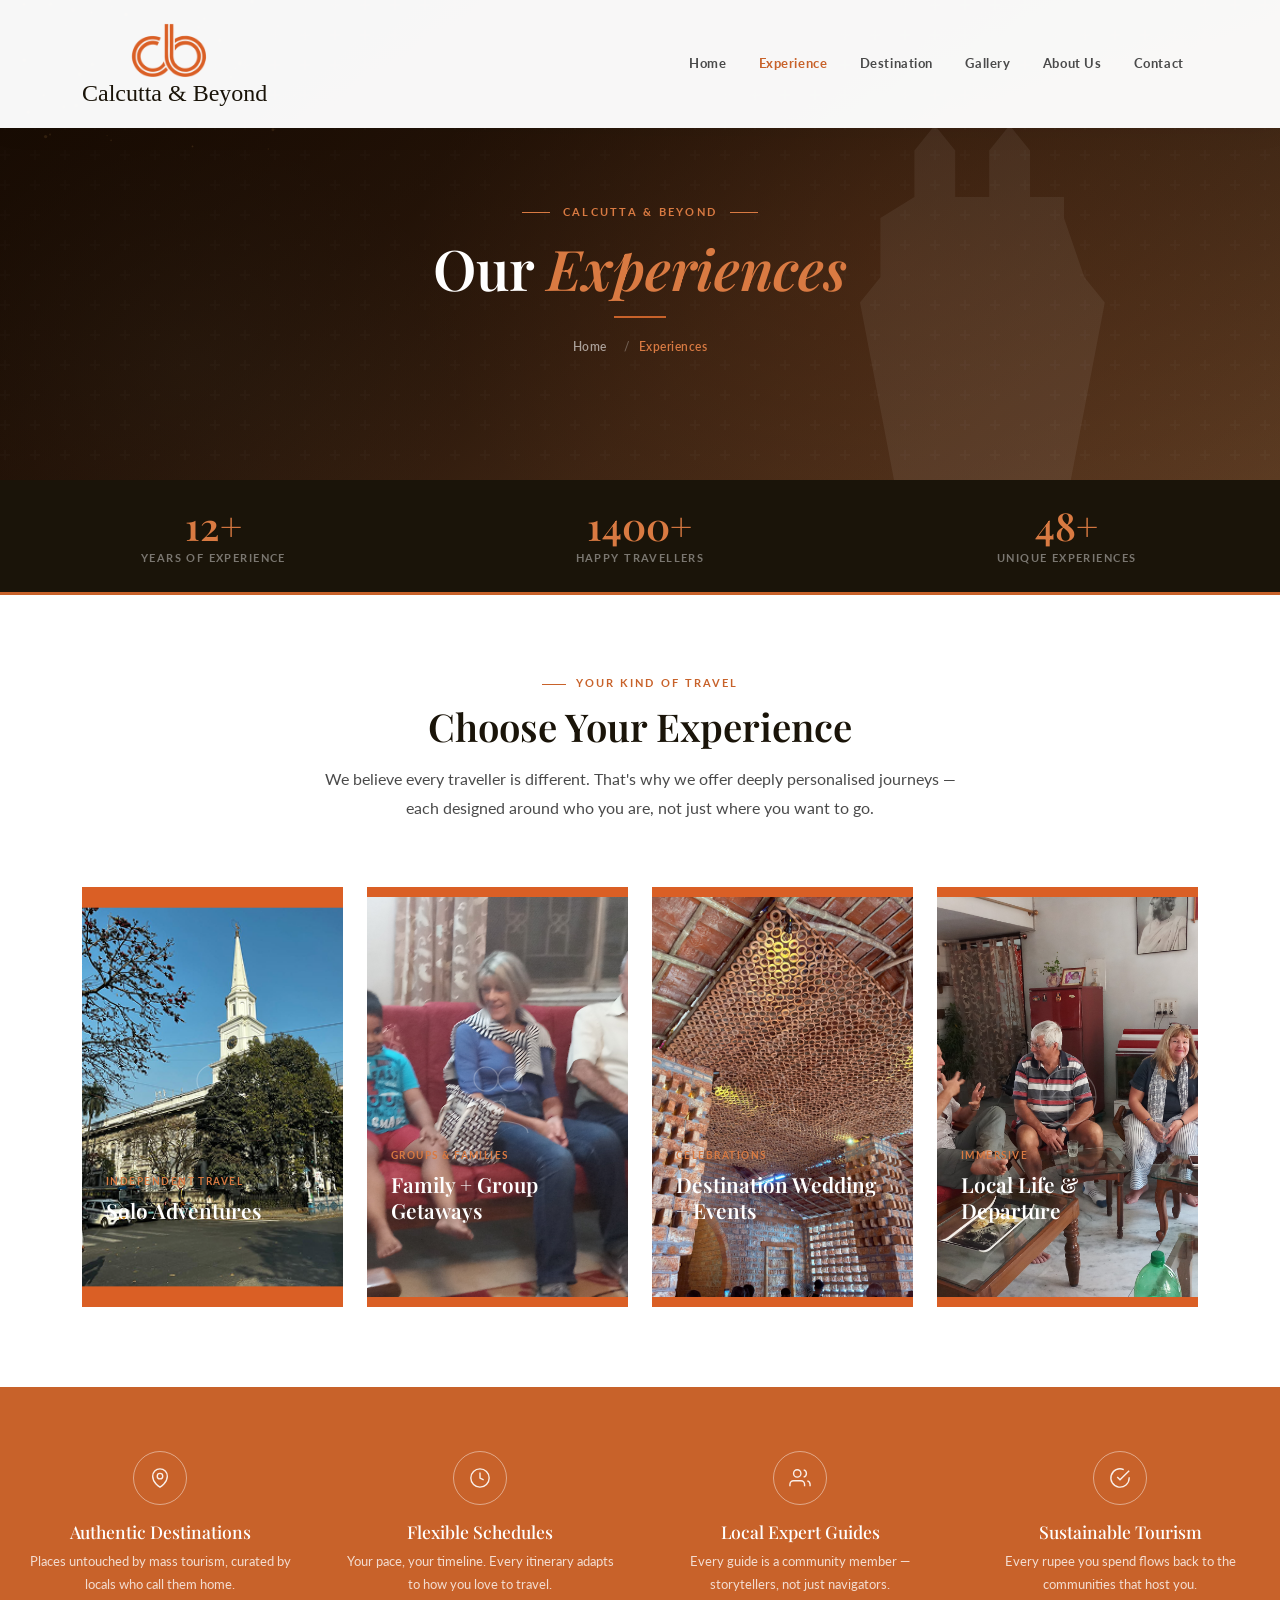
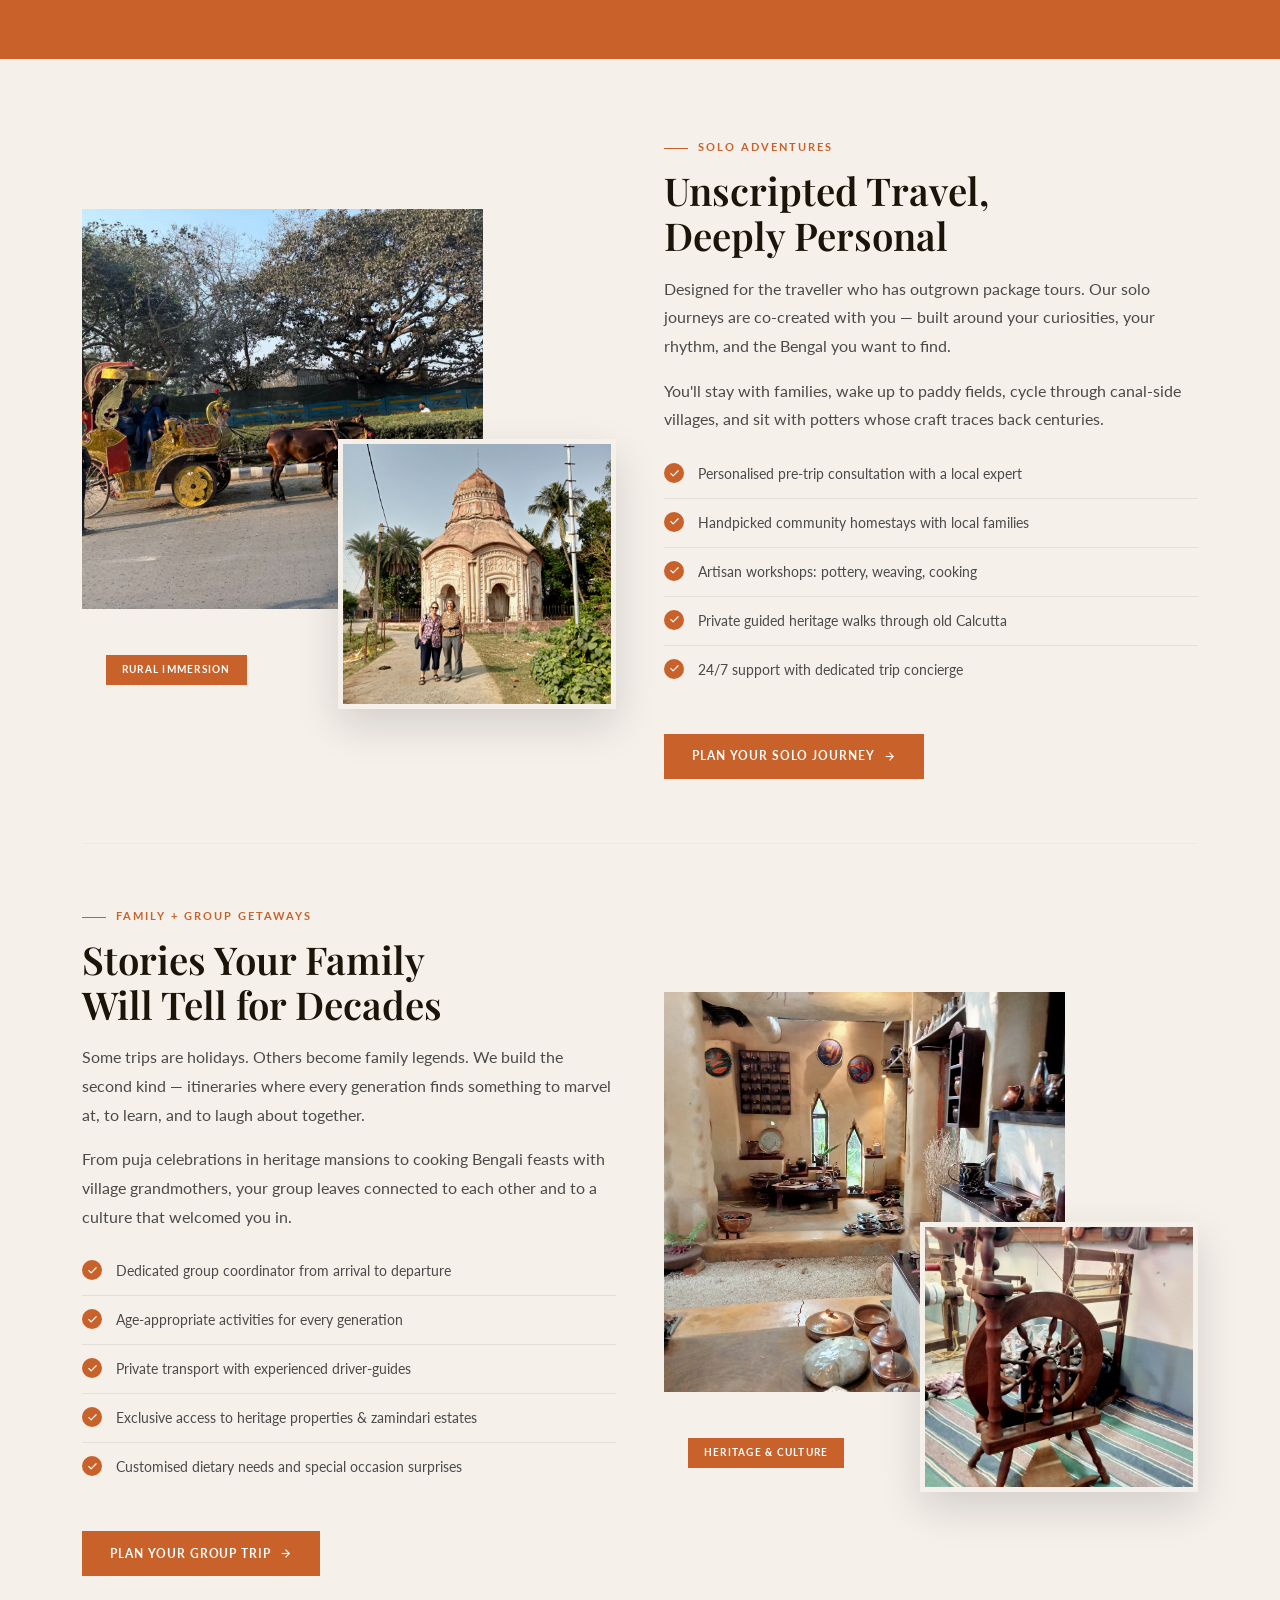
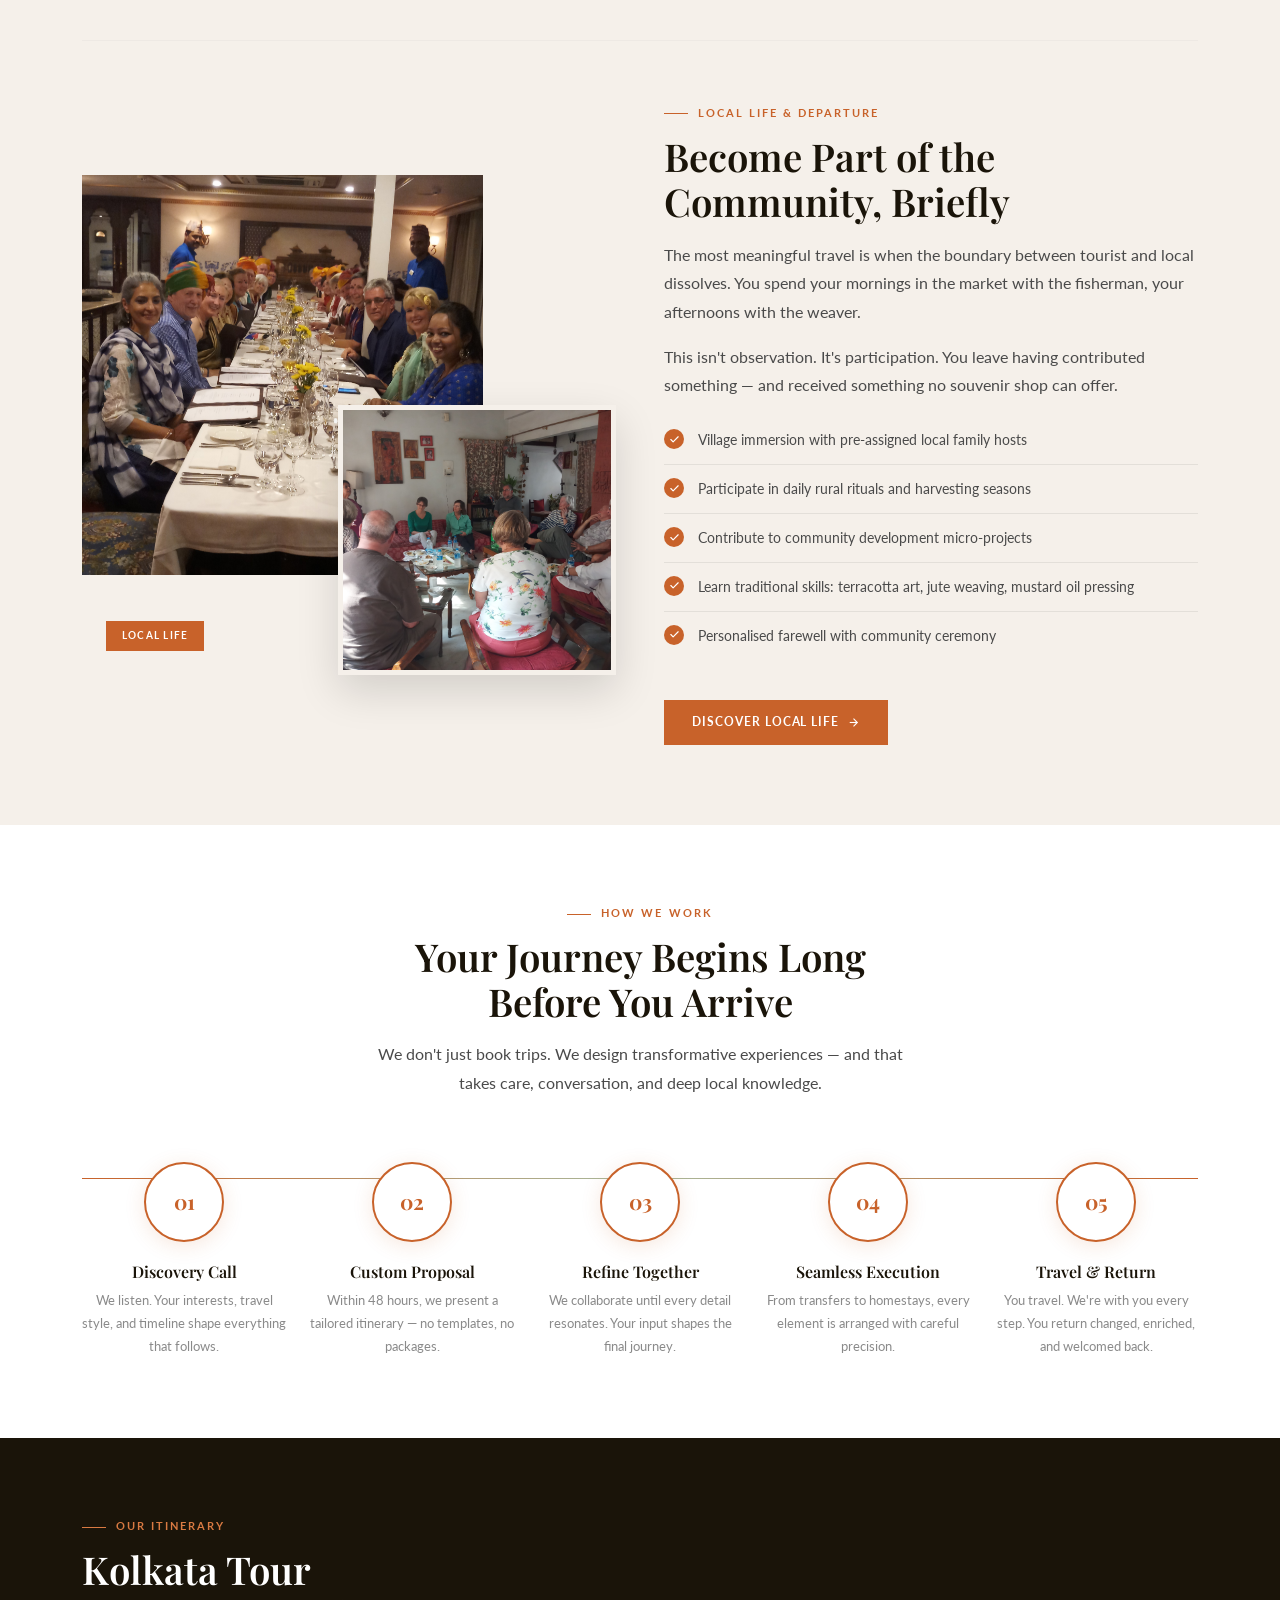
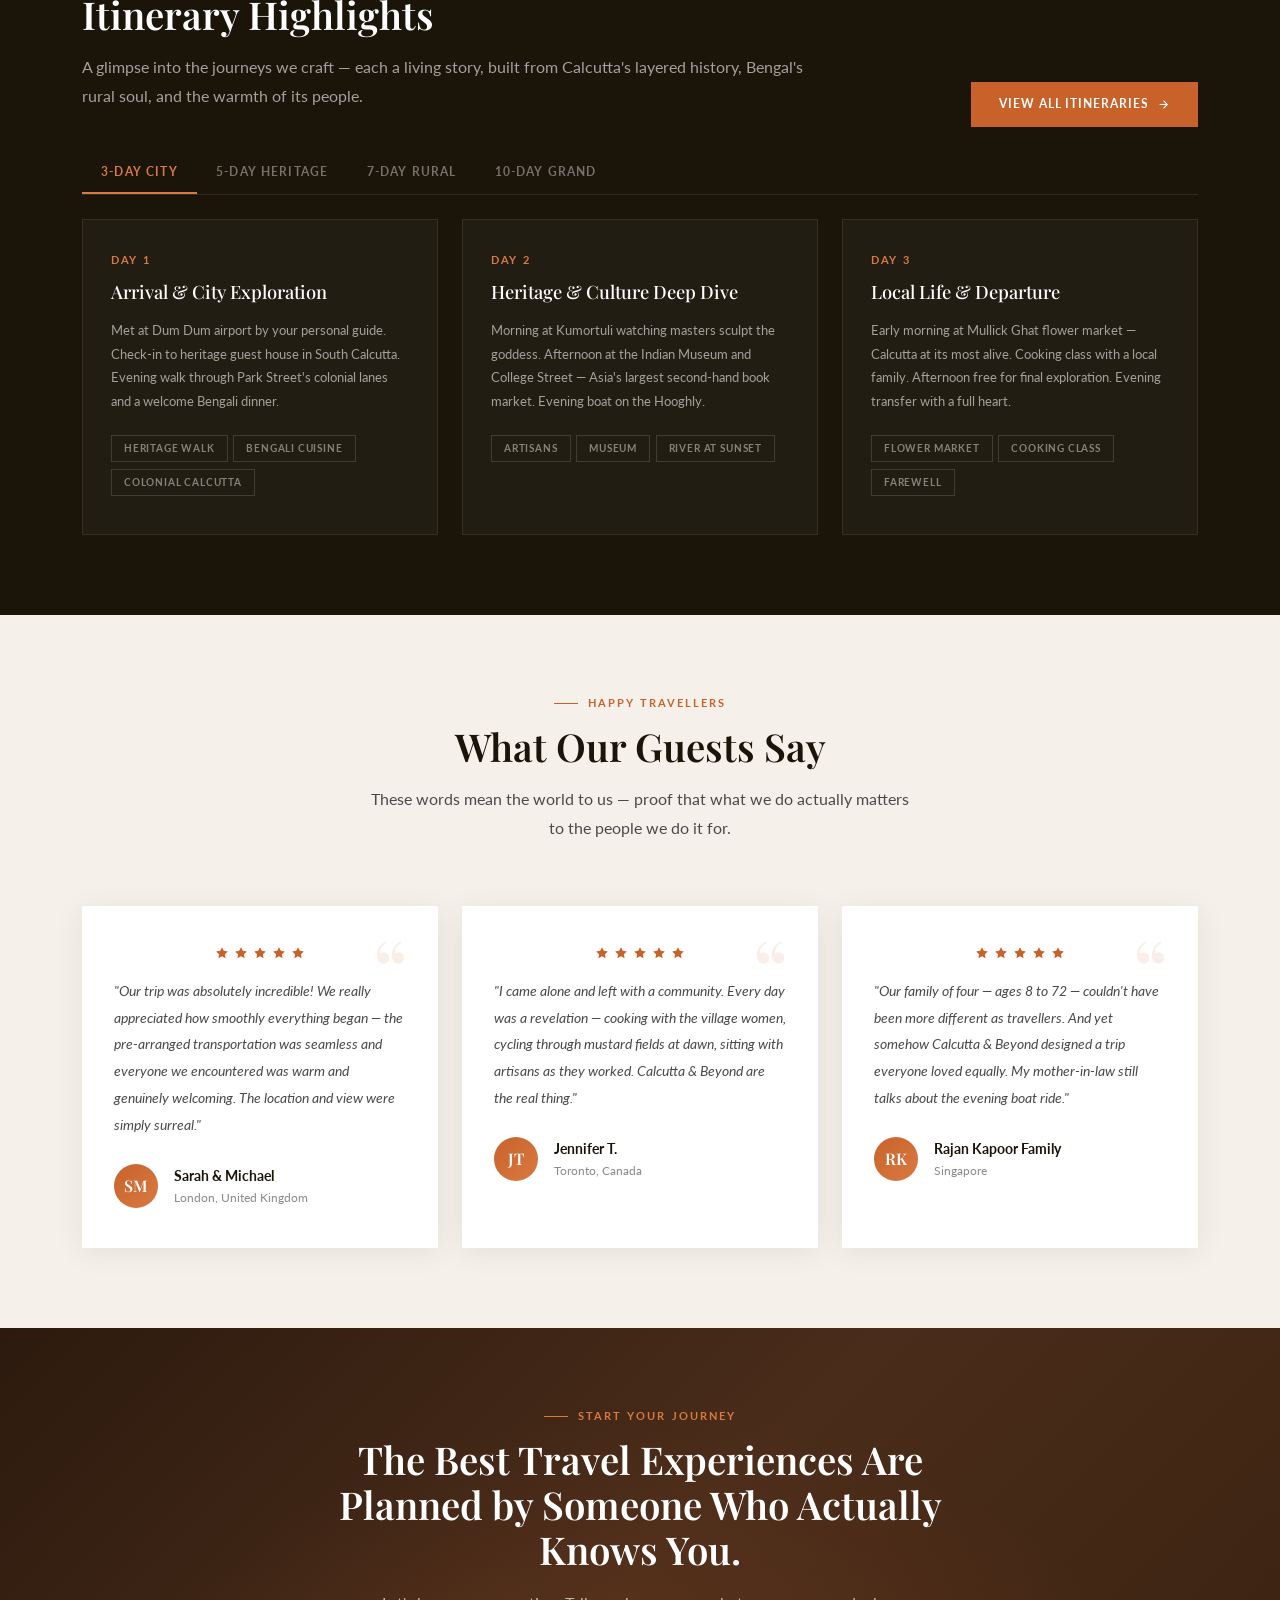
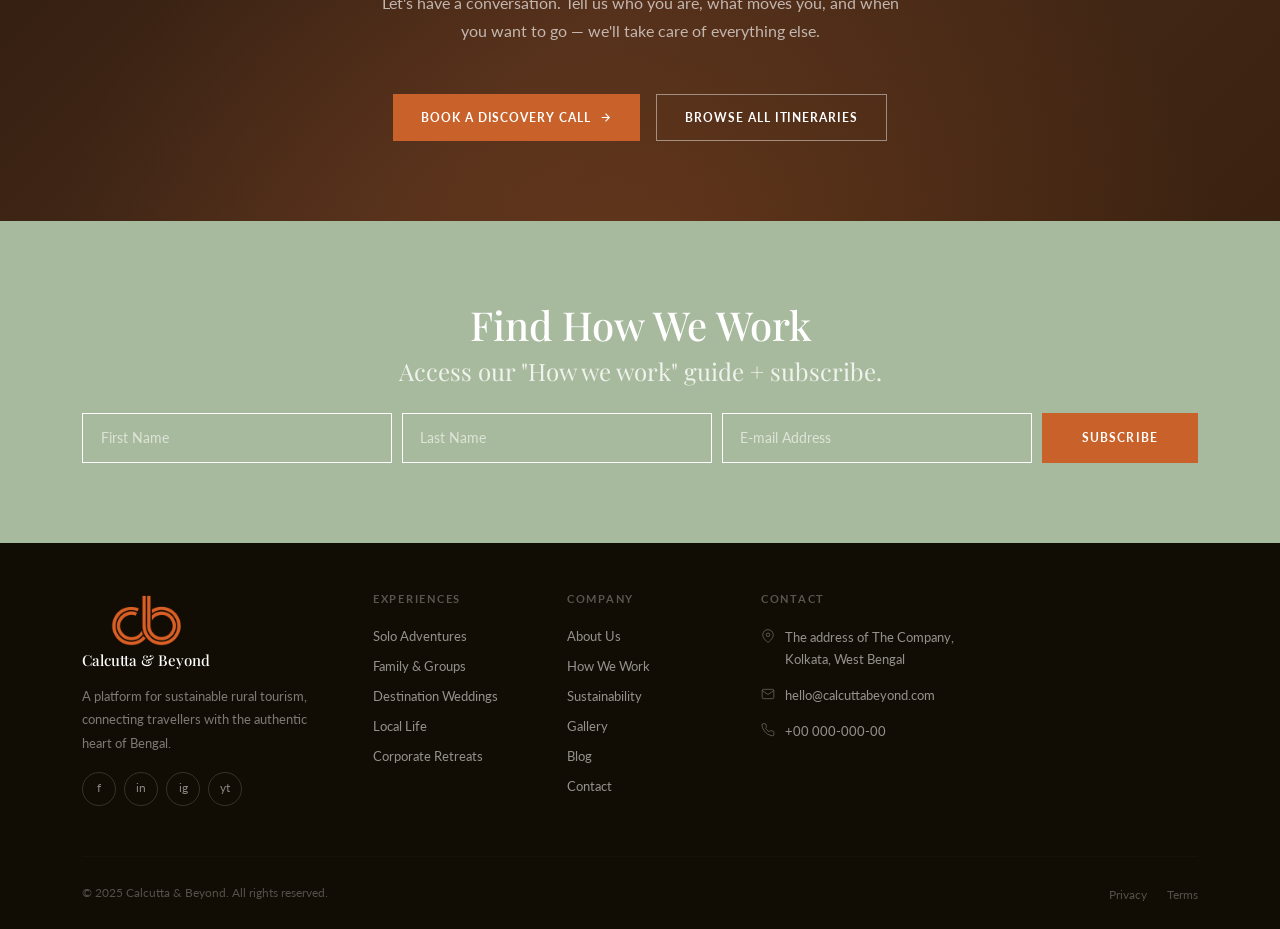
<file: experieces.html>
<!DOCTYPE html>
<html lang="en">
<head>
  <meta charset="UTF-8" />
  <meta name="viewport" content="width=device-width, initial-scale=1.0" />
  <title>Experience – Calcutta & Beyond</title>

  <!-- Bootstrap 5 -->
  <link href="https://cdn.jsdelivr.net/npm/bootstrap@5.3.3/dist/css/bootstrap.min.css" rel="stylesheet"/>
  <!-- AOS (Animate On Scroll) -->
  <link href="https://cdn.jsdelivr.net/npm/aos@2.3.4/dist/aos.css" rel="stylesheet"/>
  <!-- Swiper (mobile carousel) -->
  <link href="https://cdn.jsdelivr.net/npm/swiper@11/swiper-bundle.min.css" rel="stylesheet"/>
  <!-- Google Fonts -->
  <link href="https://fonts.googleapis.com/css2?family=Playfair+Display:ital,wght@0,400;0,600;0,700;1,400;1,600&family=Lato:wght@300;400;700&display=swap" rel="stylesheet"/>
  <!-- Custom CSS -->
  <link href="assets/css/style.css" rel="stylesheet"/>
  <style>
    /* ═══════════════════════════════════════════
       TOKENS
    ═══════════════════════════════════════════ */
    :root {
      --orange:      #C8622A;
      --orange-lt:   #D97A42;
      --orange-pale: #F2E8DF;
      --cream:       #F5F0EA;
      --sage:        #9FAF94;
      --sage-bg:     #A8BA9D;
      --dark:        #1A1409;
      --mid:         #4A4A4A;
      --light:       #8A8A8A;
      --white:       #FFFFFF;
      --font-display: 'Playfair Display', serif;
      --font-body:    'Lato', sans-serif;
    }

    *, *::before, *::after { box-sizing: border-box; }
    html { scroll-behavior: smooth; }
    body {
      font-family: var(--font-body);
      color: var(--dark);
      background: var(--white);
      overflow-x: hidden;
    }

    /* ═══════════════════════════════════════════
       TYPOGRAPHY HELPERS
    ═══════════════════════════════════════════ */
    .font-display   { font-family: var(--font-display); }
    .eyebrow {
      font-size: .7rem; font-weight: 700;
      letter-spacing: .18em; text-transform: uppercase;
      color: var(--orange); display: block; margin-bottom: .75rem;
    }
    .eyebrow::before {
      content: ''; display: inline-block;
      width: 24px; height: 1px;
      background: var(--orange);
      vertical-align: middle; margin-right: 10px;
    }
    .section-title {
      font-family: var(--font-display);
      font-size: clamp(1.8rem, 3vw, 2.8rem);
      font-weight: 600; line-height: 1.18; color: var(--dark);
    }
    .section-sub {
      font-size: .97rem; line-height: 1.85; color: var(--mid);
    }
    .text-orange { color: var(--orange) !important; }
    .bg-cream     { background: var(--cream) !important; }
    .bg-dark-warm { background: var(--dark) !important; }
    .bg-sage      { background: var(--sage-bg) !important; }

    /* ═══════════════════════════════════════════
       BUTTONS
    ═══════════════════════════════════════════ */
    .btn-cb-primary {
      display: inline-flex; align-items: center; gap: .5rem;
      background: var(--orange); color: var(--white);
      font-size: .75rem; font-weight: 700; letter-spacing: .08em;
      text-transform: uppercase; padding: .85rem 1.75rem;
      border: none; text-decoration: none;
      transition: background .25s, transform .25s;
    }
    .btn-cb-primary:hover { background: var(--orange-lt); color: var(--white); transform: translateY(-2px); }
    .btn-cb-primary svg { transition: transform .25s; }
    .btn-cb-primary:hover svg { transform: translateX(4px); }

    .btn-cb-outline {
      display: inline-flex; align-items: center; gap: .5rem;
      background: transparent; color: var(--white);
      font-size: .75rem; font-weight: 700; letter-spacing: .08em;
      text-transform: uppercase; padding: .85rem 1.75rem;
      border: 1.5px solid rgba(255,255,255,.45);
      text-decoration: none; transition: border-color .25s, background .25s;
    }
    .btn-cb-outline:hover { border-color: var(--white); background: rgba(255,255,255,.07); color: var(--white); }

    /* ═══════════════════════════════════════════
       NAVBAR
    ═══════════════════════════════════════════ */
    #mainNav {
      background: rgba(255,255,255,.97) !important;
      box-shadow: 0 2px 24px rgba(0,0,0,.07);
      padding: .9rem 0;
      transition: padding .3s;
    }
    #mainNav.scrolled { padding: .5rem 0; }
    .navbar-brand-mark {
      width: 40px; height: 40px; border-radius: 50%;
      border: 2px solid var(--orange);
      display: flex; align-items: center; justify-content: center;
      font-family: var(--font-display); color: var(--orange);
      font-size: 15px; font-weight: 700; flex-shrink: 0;
    }
    .navbar-brand-text {
      font-family: var(--font-display); font-size: 15px; color: var(--dark); line-height: 1.2;
    }
    .navbar-brand-text span { color: var(--orange); }
    .nav-link {
      font-size: .82rem; font-weight: 700; letter-spacing: .04em;
      color: var(--mid) !important; transition: color .2s;
      padding: .5rem .9rem !important;
    }
    .nav-link:hover, .nav-link.active { color: var(--orange) !important; }
    .navbar-toggler { border: 1.5px solid var(--orange); }
    .navbar-toggler-icon {
      background-image: url("data:image/svg+xml,%3csvg xmlns='http://www.w3.org/2000/svg' viewBox='0 0 30 30'%3e%3cpath stroke='%23C8622A' stroke-linecap='round' stroke-miterlimit='10' stroke-width='2' d='M4 7h22M4 15h22M4 23h22'/%3e%3c/svg%3e");
    }
#mainNav .navbar-brand img { 
  height: 60px; width: auto; object-fit: contain; margin-right: .75rem;
}
#mainNav .navbar-brand h4{
  font-family: "Playfair", serif;
  font-optical-sizing: auto;
}
    /* ═══════════════════════════════════════════
       PAGE BANNER (Inner Page)
    ═══════════════════════════════════════════ */
    #hero {
      min-height: 480px;
      position: relative;
      display: flex; align-items: center;
      /* Swap gradient for: background-image: url('assets/img/banner-bg.jpg'); */
      background: linear-gradient(135deg, #1e0e05 0%, #3a2010 35%, #5c3820 60%, #7a5030 100%);
      background-size: cover; background-position: center;
      overflow: hidden;
      padding-top: 80px;
    }
    .hero-mesh {
      position: absolute; inset: 0; pointer-events: none;
      background:
        radial-gradient(ellipse 800px 600px at 70% 55%, rgba(200,98,42,.2) 0%, transparent 60%),
        radial-gradient(ellipse 500px 400px at 15% 75%, rgba(159,175,148,.08) 0%, transparent 55%);
    }
    .hero-pattern {
      position: absolute; inset: 0; pointer-events: none; opacity: .04;
      background-image: url("data:image/svg+xml,%3Csvg width='60' height='60' viewBox='0 0 60 60' xmlns='http://www.w3.org/2000/svg'%3E%3Cg fill='%23ffffff'%3E%3Cpath d='M36 34v-4h-2v4h-4v2h4v4h2v-4h4v-2h-4zm0-30V0h-2v4h-4v2h4v4h2V6h4V4h-4zM6 34v-4H4v4H0v2h4v4h2v-4h4v-2H6zM6 4V0H4v4H0v2h4v4h2V6h4V4H6z'/%3E%3C/g%3E%3C/svg%3E");
    }
    .hero-overlay {
      position: absolute; inset: 0; pointer-events: none;
      background: linear-gradient(160deg, rgba(20,10,2,.82) 0%, rgba(20,10,2,.55) 50%, rgba(20,10,2,.3) 100%);
    }
    /* Decorative corner arch (right side) */
    .hero-deco {
      position: absolute; right: 0; bottom: 0; top: 0;
      width: 42%; pointer-events: none; overflow: hidden; opacity: .06;
    }
    .hero-deco::before {
      content: '';
      position: absolute; bottom: 0; right: 80px;
      width: min(340px, 80%); height: 88%;
      background: rgba(255,255,255,1);
      clip-path: polygon(10% 100%, 0% 58%, 6% 52%, 6% 38%, 16% 33%, 16% 22%, 22% 16%, 28% 22%, 28% 33%, 38% 33%, 38% 22%, 44% 16%, 50% 22%, 50% 33%, 60% 33%, 60% 38%, 66% 52%, 72% 58%, 62% 100%);
    }

    /* Banner inner content */
    .banner-inner { position: relative; z-index: 2; width: 100%; }
    .banner-eyebrow {
      font-size: .7rem; font-weight: 700; letter-spacing: .2em;
      text-transform: uppercase; color: var(--orange-lt);
      display: flex; align-items: center; justify-content: center; gap: .8rem;
      margin-bottom: 1rem;
    }
    .banner-eyebrow::before,
    .banner-eyebrow::after {
      content: ''; width: 28px; height: 1px;
      background: var(--orange-lt); flex-shrink: 0;
    }
    #hero h1 {
      font-family: var(--font-display);
      font-size: clamp(2rem, 4.5vw, 3.5rem);
      font-weight: 600; line-height: 1.12; color: var(--white);
      margin-bottom: 1rem;
    }
    #hero h1 em { font-style: italic; color: var(--orange-lt); }
    .banner-divider {
      display: block; width: 52px; height: 2px;
      background: var(--orange); margin: 0 auto 1.25rem;
    }

    /* Breadcrumb */
    .banner-breadcrumb .breadcrumb {
      justify-content: center; margin: 0;
      background: transparent; padding: 0;
    }
    .banner-breadcrumb .breadcrumb-item {
      font-size: .76rem; font-weight: 600; letter-spacing: .04em;
    }
    .banner-breadcrumb .breadcrumb-item a {
      color: rgba(255,255,255,.58); text-decoration: none;
      transition: color .2s;
    }
    .banner-breadcrumb .breadcrumb-item a:hover { color: var(--orange-lt); }
    .banner-breadcrumb .breadcrumb-item.active { color: var(--orange-lt); }
    .banner-breadcrumb .breadcrumb-item + .breadcrumb-item::before {
      content: '/'; color: rgba(255,255,255,.28); padding: 0 .55rem;
    }

    /* Stats strip (standalone below banner) */
    .stats-strip {
      background: var(--dark);
      border-bottom: 3px solid var(--orange);
    }
    .hero-stat {
      text-align: center;
      padding: 1.6rem 1rem;
      border-right: 1px solid rgba(255,255,255,.07);
    }
    .hero-stat:last-child { border-right: none; }
    .hero-stat-num {
      font-family: var(--font-display); font-size: clamp(1.8rem, 3vw, 2.5rem);
      font-weight: 600; color: var(--white); line-height: 1;
    }
    .hero-stat-num span { color: var(--orange-lt); }
    .hero-stat-lbl {
      font-size: .68rem; font-weight: 700; letter-spacing: .13em;
      text-transform: uppercase; color: rgba(255,255,255,.42); margin-top: .4rem;
    }

    /* ═══════════════════════════════════════════
       SERVICES CARDS
    ═══════════════════════════════════════════ */
    #services { background: var(--white); }
    .svc-card {
      position: relative; overflow: hidden;
      cursor: pointer; height: 420px;
      transition: transform .35s;
    }
    .svc-card:hover { transform: translateY(-8px); }
    .svc-thumb {
      position: absolute; inset: 0;
      transition: transform .55s;
    }
    .svc-card:hover .svc-thumb { transform: scale(1.06); }
    .svc-thumb-solo    { background: linear-gradient(160deg,#8B7355 0%,#5C4A32 50%,#3D2E1A 100%); }
    .svc-thumb-family  { background: linear-gradient(160deg,#6B8E5E 0%,#4A6B40 50%,#2E4A26 100%); }
    .svc-thumb-wedding { background: linear-gradient(160deg,#C8A882 0%,#A07850 50%,#6B4E30 100%); }
    .svc-thumb-local   { background: linear-gradient(160deg,#7B9BAA 0%,#5A7A8A 50%,#3A5A6A 100%); }
    .svc-thumb-inner {
      width: 100%; height: 100%;
      display: flex; align-items: center; justify-content: center;
      background-position: center; background-size: cover;
      background-repeat: no-repeat;
    }
    .svc-thumb-inner svg { opacity: .25; }
    .svc-overlay {
      position: absolute; inset: 0;
      background: linear-gradient(to top, rgba(20,10,2,.92) 0%, rgba(20,10,2,.3) 50%, transparent 100%);
    }
    .svc-body {
      position: absolute; bottom: 0; left: 0; right: 0;
      padding: 1.75rem 1.5rem;
    }
    .svc-tag {
      font-size: .65rem; font-weight: 700; letter-spacing: .14em;
      text-transform: uppercase; color: var(--orange-lt); display: block; margin-bottom: .5rem;
    }
    .svc-card h3 {
      font-family: var(--font-display); font-size: 1.3rem;
      font-weight: 600; color: var(--white); margin-bottom: .6rem; line-height: 1.25;
      text-align: left;
    }
    .svc-card p {
      font-size: .82rem; line-height: 1.7; color: rgba(255,255,255,.68);
      max-height: 0; overflow: hidden;
      transition: max-height .4s ease, margin .4s;
    }
    .svc-card:hover p { max-height: 120px; }
    .svc-more {
      display: inline-flex; align-items: center; gap: .4rem;
      font-size: .7rem; font-weight: 700; letter-spacing: .1em;
      text-transform: uppercase; color: var(--orange-lt);
      text-decoration: none; margin-top: .75rem;
      opacity: 0; transform: translateY(8px);
      transition: opacity .3s, transform .3s;
    }
    .svc-card:hover .svc-more { opacity: 1; transform: translateY(0); }

    /* ═══════════════════════════════════════════
       FEATURE STRIP
    ═══════════════════════════════════════════ */
    #features { background: var(--orange); }
    .feat-item {
      text-align: center; padding: 2.5rem 1.5rem;
      border-right: 1px solid rgba(255,255,255,.15);
    }
    .feat-item:last-child { border-right: none; }
    @media(max-width:767px){ .feat-item { border-right: none; border-bottom: 1px solid rgba(255,255,255,.15); } }
    .feat-icon {
      width: 54px; height: 54px; margin: 0 auto 1rem;
      border: 1.5px solid rgba(255,255,255,.45); border-radius: 50%;
      display: flex; align-items: center; justify-content: center;
    }
    .feat-icon svg { width: 22px; height: 22px; stroke: rgba(255,255,255,.9); stroke-width: 1.5; fill: none; }
    #features h4 { font-family: var(--font-display); font-size: 1.1rem; color: var(--white); margin-bottom: .5rem; }
    #features p  { font-size: .83rem; color: rgba(255,255,255,.78); line-height: 1.7; margin: 0; }

    /* ═══════════════════════════════════════════
       EXPERIENCE DETAIL
    ═══════════════════════════════════════════ */
    #experiences { background: var(--cream); }
    .exp-photo-wrap {
      position: relative; height: clamp(320px, 40vw, 500px);
    }
    .exp-photo-main {
      position: absolute; top: 0; left: 0;
      width: 75%; height: 80%;
      object-fit: cover;
    }
    .exp-photo-main img{
      width: 100%; height: 100%; object-fit: cover;
    }
    .exp-photo-accent {
      position: absolute; bottom: 0; right: 0;
      width: 52%; height: 54%;
      object-fit: cover;
      border: 5px solid var(--cream);
      box-shadow: 0 16px 40px rgba(0,0,0,.14);
    }
    .exp-photo-accent img{
      width: 100%; height: 100%; object-fit: cover;
    }
    /* gradient stand-ins */
    .ph-rural-a  { background: linear-gradient(140deg,#7B9B6E,#3A5A30); }
    .ph-rural-b  { background: linear-gradient(140deg,#C8A882,#6B4E30); }
    .ph-heritage-a{ background: linear-gradient(140deg,#8B7355,#4A3020); }
    .ph-heritage-b{ background: linear-gradient(140deg,#9BAA7B,#5A6A3A); }
    .ph-local-a  { background: linear-gradient(140deg,#AA8B7B,#6A4535); }
    .ph-local-b  { background: linear-gradient(140deg,#7B8BAA,#3A4A6A); }

    .exp-label {
      position: absolute; bottom: 1.5rem; left: 1.5rem; z-index: 2;
      background: var(--orange); color: var(--white);
      font-size: .65rem; font-weight: 700; letter-spacing: .12em;
      text-transform: uppercase; padding: .45rem 1rem;
    }
    .exp-divider {
      border: none; border-top: 1px solid rgba(0,0,0,.1); margin: 4rem 0;
    }
    .exp-list { list-style: none; padding: 0; margin: 1.5rem 0 2rem; }
    .exp-list li {
      display: flex; align-items: flex-start; gap: .9rem;
      font-size: .88rem; line-height: 1.7; color: var(--mid);
      padding: .75rem 0; border-bottom: 1px solid rgba(0,0,0,.07);
    }
    .exp-list li:last-child { border-bottom: none; }
    .exp-list li::before {
      content: ''; flex-shrink: 0; width: 20px; height: 20px; margin-top: 1px;
      background: var(--orange) url("data:image/svg+xml,%3Csvg xmlns='http://www.w3.org/2000/svg' viewBox='0 0 24 24' fill='none' stroke='white' stroke-width='2.5' stroke-linecap='round' stroke-linejoin='round'%3E%3Cpolyline points='20 6 9 17 4 12'/%3E%3C/svg%3E") center/11px no-repeat;
      border-radius: 50%;
    }

    /* ═══════════════════════════════════════════
       PROCESS
    ═══════════════════════════════════════════ */
    #process { background: var(--white); }
    .process-line {
      position: absolute; top: 40px; left: 0; right: 0; height: 1px;
      background: linear-gradient(to right, var(--orange), var(--sage-bg), var(--orange));
      z-index: 0;
    }
    @media(max-width:767px){ .process-line { display: none; } }
    .process-wrap { position: relative; }
    .step-circle {
      width: 80px; height: 80px; border-radius: 50%;
      border: 2px solid var(--orange);
      background: var(--white);
      display: flex; align-items: center; justify-content: center;
      margin: 0 auto 1.25rem; position: relative; z-index: 1;
      font-family: var(--font-display); font-size: 1.3rem; font-weight: 700;
      color: var(--orange); box-shadow: 0 4px 20px rgba(200,98,42,.15);
      transition: background .3s, color .3s;
    }
    .process-step:hover .step-circle { background: var(--orange); color: var(--white); }
    .process-step h5 {
      font-family: var(--font-display); font-size: 1rem;
      font-weight: 600; color: var(--dark); margin-bottom: .5rem;
    }
    .process-step p { font-size: .82rem; line-height: 1.75; color: var(--light); margin: 0; }

    /* ═══════════════════════════════════════════
       ITINERARY
    ═══════════════════════════════════════════ */
    #itinerary { background: var(--dark); }
    #itinerary .eyebrow { color: var(--orange-lt); }
    #itinerary .eyebrow::before { background: var(--orange-lt); }
    #itinerary .section-title { color: var(--white); }
    #itinerary .section-sub   { color: rgba(255,255,255,.6); }

    .itin-tabs .nav-link {
      font-size: .72rem; font-weight: 700; letter-spacing: .1em;
      text-transform: uppercase; color: rgba(255,255,255,.4) !important;
      border-bottom: 2px solid transparent !important;
      border-radius: 0; padding: .75rem 1.2rem !important;
      background: transparent !important;
    }
    .itin-tabs .nav-link.active {
      color: var(--orange-lt) !important;
      border-bottom-color: var(--orange-lt) !important;
    }
    .itin-tabs { border-bottom: 1px solid rgba(255,255,255,.1) !important; }

    .itin-card {
      background: rgba(255,255,255,.04);
      border: 1px solid rgba(255,255,255,.08);
      padding: 2rem 1.75rem;
      transition: border-color .3s, background .3s;
      height: 100%;
    }
    .itin-card:hover {
      border-color: rgba(200,98,42,.45);
      background: rgba(200,98,42,.05);
    }
    .itin-day {
      font-size: .68rem; font-weight: 700; letter-spacing: .16em;
      text-transform: uppercase; color: var(--orange-lt); margin-bottom: .75rem;
    }
    .itin-card h4 {
      font-family: var(--font-display); font-size: 1.15rem;
      color: var(--white); margin-bottom: .9rem; line-height: 1.3;
    }
    .itin-card p  { font-size: .83rem; line-height: 1.8; color: rgba(255,255,255,.58); margin-bottom: 1.25rem; }
    .itin-tag {
      display: inline-block; font-size: .64rem; font-weight: 700;
      letter-spacing: .08em; text-transform: uppercase;
      color: rgba(255,255,255,.45);
      padding: .3rem .75rem; border: 1px solid rgba(255,255,255,.14);
      margin: 0 .35rem .35rem 0;
    }

    /* ═══════════════════════════════════════════
       TESTIMONIALS
    ═══════════════════════════════════════════ */
    #testimonials { background: var(--cream); }
    .testi-card {
      background: var(--white); padding: 2.5rem 2rem;
      position: relative; height: 100%;
      box-shadow: 0 4px 28px rgba(0,0,0,.07);
      transition: box-shadow .3s, transform .3s;
    }
    .testi-card:hover { box-shadow: 0 14px 48px rgba(0,0,0,.12); transform: translateY(-5px); }
    .testi-card::before {
      content: '\201C';
      position: absolute; top: 1.2rem; right: 1.8rem;
      font-family: var(--font-display); font-size: 5.5rem;
      line-height: 1; color: var(--orange); opacity: .1; pointer-events: none;
    }
    .testi-stars { display: flex; gap: .3rem; margin-bottom: 1.1rem; }
    .star-svg { width: 14px; height: 14px; fill: var(--orange); }
    .testi-card p {
      font-size: .88rem; line-height: 1.9; color: var(--mid);
      font-style: italic; margin-bottom: 1.6rem;
    }
    .testi-avatar {
      width: 44px; height: 44px; border-radius: 50%; flex-shrink: 0;
      background: linear-gradient(135deg, var(--orange), var(--orange-lt));
      display: flex; align-items: center; justify-content: center;
      font-family: var(--font-display); font-size: 1rem; color: var(--white); font-weight: 600;
    }
    .testi-name   { font-size: .88rem; font-weight: 700; color: var(--dark); }
    .testi-origin { font-size: .75rem; color: var(--light); margin-top: .15rem; }

    /* swiper dots dark bg */
    .swiper-pagination-bullet { background: var(--orange-lt) !important; opacity: .4; }
    .swiper-pagination-bullet-active { opacity: 1 !important; }

    /* ═══════════════════════════════════════════
       CTA
    ═══════════════════════════════════════════ */
    #cta {
      position: relative; overflow: hidden;
      background: linear-gradient(135deg, #2c1a0e 0%, #4a2c1a 50%, #3a2210 100%);
    }
    #cta::before {
      content: ''; position: absolute; inset: 0; pointer-events: none;
      background: radial-gradient(ellipse 900px 700px at 50% 110%, rgba(200,98,42,.22) 0%, transparent 65%);
    }
    #cta .eyebrow { color: var(--orange-lt); }
    #cta .eyebrow::before { background: var(--orange-lt); }
    #cta .section-title { color: var(--white); }
    #cta .section-sub { color: rgba(255,255,255,.65); }


    /* ═══════════════════════════════════════════
       FOOTER
    ═══════════════════════════════════════════ */
    footer { background: #120d04; }
    .footer-brand-text { font-family: var(--font-display); font-size: 15px; color: var(--white); }
    .footer-brand-text span { color: var(--orange); }
    .footer-brand-mark {
      width: 40px; height: 40px; border-radius: 50%;
      border: 2px solid rgba(255,255,255,.3);
      display: flex; align-items: center; justify-content: center;
      font-family: var(--font-display); color: rgba(255,255,255,.7); font-size: 14px; flex-shrink: 0;
    }
    footer p.brand-sub { font-size: .82rem; color: rgba(255,255,255,.45); line-height: 1.8; }
    .social-btn {
      width: 34px; height: 34px; border-radius: 50%;
      border: 1px solid rgba(255,255,255,.15);
      display: flex; align-items: center; justify-content: center;
      color: rgba(255,255,255,.5); text-decoration: none; font-size: .78rem;
      transition: border-color .2s, color .2s;
    }
    .social-btn:hover { border-color: var(--orange); color: var(--orange); }
    .footer-col-title {
      font-size: .68rem; font-weight: 700; letter-spacing: .16em;
      text-transform: uppercase; color: rgba(255,255,255,.3); margin-bottom: 1.25rem;
    }
    .footer-link {
      display: block; font-size: .82rem;
      color: rgba(255,255,255,.55); text-decoration: none; margin-bottom: .65rem;
      transition: color .2s;
    }
    .footer-link:hover { color: var(--orange-lt); }
    .footer-contact-item { display: flex; gap: .65rem; margin-bottom: .9rem; }
    .footer-contact-item svg { flex-shrink: 0; margin-top: 2px; opacity: .55; }
    .footer-contact-item span { font-size: .82rem; color: rgba(255,255,255,.55); line-height: 1.65; }
    .footer-divider { border-color: rgba(255,255,255,.07); }
    .footer-bottom-text { font-size: .75rem; color: rgba(255,255,255,.28); }
    .footer-bottom-link { color: rgba(255,255,255,.28); text-decoration: none; font-size: .75rem; margin-left: 1rem; transition: color .2s; }
    .footer-bottom-link:hover { color: var(--orange-lt); }

    /* ═══════════════════════════════════════════
       COUNTER ANIMATION
    ═══════════════════════════════════════════ */
    [data-count] { display: inline; }

    /* ═══════════════════════════════════════════
       MOBILE TWEAKS
    ═══════════════════════════════════════════ */
    @media(max-width:991px){
      .hero-deco { display: none; }
      #hero { min-height: 380px; padding-top: 70px; }
    }
    @media(max-width:575px){
      #hero { min-height: 320px; }
      .hero-stat { padding: 1.1rem .5rem; }
      .exp-photo-wrap { height: 260px; }
    }

    /* ═══════════════════════════════════════════
       PARTICLE CANVAS
    ═══════════════════════════════════════════ */
    #particles-canvas {
      position: absolute; inset: 0; pointer-events: none; z-index: 1; opacity: .35;
    }
  </style>
</head>
<body>

<!-- ═══════════════════════
     NAVBAR
════════════════════════ -->
<nav class="navbar navbar-expand-lg fixed-top" id="mainNav">
  <div class="container">
    <a class="navbar-brand text-center align-items-center gap-2" href="#">
      <!-- <div class="navbar-brand-mark">cb</div>
      <div class="navbar-brand-text">Calcutta <span>&</span> Beyond</div> -->
      <img src="assets/img/logo.svg" alt="">
      <h4>Calcutta & Beyond</h4>
    </a>
    <button class="navbar-toggler" type="button" data-bs-toggle="collapse" data-bs-target="#navMenu">
      <span class="navbar-toggler-icon"></span>
    </button>
    <div class="collapse navbar-collapse" id="navMenu">
      <ul class="navbar-nav ms-auto gap-1">
        <li class="nav-item"><a class="nav-link" href="index.html">Home</a></li>
        <li class="nav-item"><a class="nav-link active" href="#">Experience</a></li>
        <li class="nav-item"><a class="nav-link" href="destination.html">Destination</a></li>
        <li class="nav-item"><a class="nav-link" href="gallery.html">Gallery</a></li>
        <li class="nav-item"><a class="nav-link" href="about.html">About Us</a></li>
        <li class="nav-item"><a class="nav-link" href="contact.html">Contact</a></li>
      </ul>
    </div>
  </div>
</nav>


<!-- ═══════════════════════
     PAGE BANNER
════════════════════════ -->
<section id="hero">
  <canvas id="particles-canvas"></canvas>
  <div class="hero-mesh"></div>
  <div class="hero-pattern"></div>
  <div class="hero-overlay"></div>
  <div class="hero-deco"></div>

  <div class="container banner-inner">
    <div class="row justify-content-center">
      <div class="col-lg-8 col-xl-7 text-center" data-aos="fade-up" data-aos-duration="750">
        <div class="banner-eyebrow">Calcutta &amp; Beyond</div>
        <h1>Our <em>Experiences</em></h1>
        <span class="banner-divider"></span>
        <nav class="banner-breadcrumb" aria-label="breadcrumb">
          <ol class="breadcrumb">
            <li class="breadcrumb-item"><a href="#">Home</a></li>
            <li class="breadcrumb-item active" aria-current="page">Experiences</li>
          </ol>
        </nav>
      </div>
    </div>
  </div>
</section>

<!-- ═══════════════════════
     STATS STRIP
════════════════════════ -->
<div class="stats-strip">
  <div class="container-fluid px-0">
    <div class="row g-0">
      <div class="col-4">
        <div class="hero-stat" data-aos="fade-up" data-aos-delay="0">
          <div class="hero-stat-num"><span data-count="12" data-suffix="+">0</span></div>
          <div class="hero-stat-lbl">Years of Experience</div>
        </div>
      </div>
      <div class="col-4">
        <div class="hero-stat" data-aos="fade-up" data-aos-delay="80">
          <div class="hero-stat-num"><span data-count="1400" data-suffix="+">0</span></div>
          <div class="hero-stat-lbl">Happy Travellers</div>
        </div>
      </div>
      <div class="col-4">
        <div class="hero-stat" data-aos="fade-up" data-aos-delay="160">
          <div class="hero-stat-num"><span data-count="48" data-suffix="+">0</span></div>
          <div class="hero-stat-lbl">Unique Experiences</div>
        </div>
      </div>
    </div>
  </div>
</div>


<!-- ═══════════════════════
     SERVICES OVERVIEW
════════════════════════ -->
<section id="services" class="py-5 py-lg-6">
  <div class="container">
    <div class="row justify-content-center mb-5" data-aos="fade-up">
      <div class="col-lg-7 text-center">
        <span class="eyebrow">Your Kind of Travel</span>
        <h2 class="section-title mb-3">Choose Your Experience</h2>
        <p class="section-sub">We believe every traveller is different. That's why we offer deeply personalised journeys — each designed around who you are, not just where you want to go.</p>
      </div>
    </div>
    <div class="row g-4">
      <div class="col-sm-6 col-xl-3" data-aos="fade-up" data-aos-delay="0">
        <div class="svc-card">
          <div class="svc-thumb svc-thumb-solo"><div class="svc-thumb-inner" style="background-image: url('assets/img/image1.png');">
            <svg width="80" height="80" viewBox="0 0 80 80" fill="none" stroke="white" stroke-width="1.2"><circle cx="40" cy="24" r="16"/><path d="M12 76C12 56 68 56 68 76"/></svg>
          </div></div>
          <div class="svc-overlay"></div>
          <div class="svc-body">
            <span class="svc-tag">Independent Travel</span>
            <h3>Solo Adventures</h3>
            <p>Designed for the curious wanderer who seeks depth over breadth — personal connections, off-the-map routes, and freedom.</p>
            <a href="#" class="svc-more">Discover More <svg width="12" height="12" viewBox="0 0 24 24" fill="none" stroke="currentColor" stroke-width="2"><line x1="5" y1="12" x2="19" y2="12"/><polyline points="12 5 19 12 12 19"/></svg></a>
          </div>
        </div>
      </div>
      <div class="col-sm-6 col-xl-3" data-aos="fade-up" data-aos-delay="80">
        <div class="svc-card">
          <div class="svc-thumb svc-thumb-family"><div class="svc-thumb-inner" style="background-image: url('assets/img/image2.png');">
            <svg width="80" height="80" viewBox="0 0 80 80" fill="none" stroke="white" stroke-width="1.2"><circle cx="28" cy="22" r="12"/><circle cx="52" cy="22" r="12"/><circle cx="40" cy="52" r="8"/><path d="M8 76C8 60 70 60 70 76"/></svg>
          </div></div>
          <div class="svc-overlay"></div>
          <div class="svc-body">
            <span class="svc-tag">Groups & Families</span>
            <h3>Family + Group Getaways</h3>
            <p>Multi-generational trips that weave togetherness into every shared meal, cultural exchange, and rural stay.</p>
            <a href="#" class="svc-more">Discover More <svg width="12" height="12" viewBox="0 0 24 24" fill="none" stroke="currentColor" stroke-width="2"><line x1="5" y1="12" x2="19" y2="12"/><polyline points="12 5 19 12 12 19"/></svg></a>
          </div>
        </div>
      </div>
      <div class="col-sm-6 col-xl-3" data-aos="fade-up" data-aos-delay="160">
        <div class="svc-card">
          <div class="svc-thumb svc-thumb-wedding"><div class="svc-thumb-inner" style="background-image: url('assets/img/image3.png');">
            <svg width="80" height="80" viewBox="0 0 80 80" fill="none" stroke="white" stroke-width="1.2"><path d="M40 18 L45 32 L60 32 L48 41 L52 55 L40 46 L28 55 L32 41 L20 32 L35 32 Z"/><circle cx="40" cy="66" r="5"/></svg>
          </div></div>
          <div class="svc-overlay"></div>
          <div class="svc-body">
            <span class="svc-tag">Celebrations</span>
            <h3>Destination Wedding + Events</h3>
            <p>Celebrate life's milestones against Bengal's timeless heritage, riverside villages, and sacred landscapes.</p>
            <a href="#" class="svc-more">Discover More <svg width="12" height="12" viewBox="0 0 24 24" fill="none" stroke="currentColor" stroke-width="2"><line x1="5" y1="12" x2="19" y2="12"/><polyline points="12 5 19 12 12 19"/></svg></a>
          </div>
        </div>
      </div>
      <div class="col-sm-6 col-xl-3" data-aos="fade-up" data-aos-delay="240">
        <div class="svc-card">
          <div class="svc-thumb svc-thumb-local"><div class="svc-thumb-inner" style="background-image: url('assets/img/image4.png');">
            <svg width="80" height="80" viewBox="0 0 80 80" fill="none" stroke="white" stroke-width="1.2"><circle cx="40" cy="40" r="28"/><path d="M24 40 Q32 27 40 40 Q48 53 56 40"/><line x1="40" y1="12" x2="40" y2="68"/><line x1="12" y1="40" x2="68" y2="40"/></svg>
          </div></div>
          <div class="svc-overlay"></div>
          <div class="svc-body">
            <span class="svc-tag">Immersive</span>
            <h3>Local Life &amp; Departure</h3>
            <p>Live as a local does — wake to village rhythms, join artisans at work, eat from community kitchens.</p>
            <a href="#" class="svc-more">Discover More <svg width="12" height="12" viewBox="0 0 24 24" fill="none" stroke="currentColor" stroke-width="2"><line x1="5" y1="12" x2="19" y2="12"/><polyline points="12 5 19 12 12 19"/></svg></a>
          </div>
        </div>
      </div>
    </div>
  </div>
</section>

<style>.py-lg-6 { padding-top: 5rem !important; padding-bottom: 5rem !important; }</style>


<!-- ═══════════════════════
     FEATURE STRIP
════════════════════════ -->
<section id="features" class="py-4">
  <div class="container-fluid px-0">
    <div class="row g-0">
      <div class="col-md-3" data-aos="fade-up" data-aos-delay="0">
        <div class="feat-item">
          <div class="feat-icon"><svg viewBox="0 0 24 24"><path d="M12 22s-8-4.5-8-11.8A8 8 0 0 1 12 2a8 8 0 0 1 8 8.2c0 7.3-8 11.8-8 11.8z"/><circle cx="12" cy="10" r="3"/></svg></div>
          <h4>Authentic Destinations</h4>
          <p>Places untouched by mass tourism, curated by locals who call them home.</p>
        </div>
      </div>
      <div class="col-md-3" data-aos="fade-up" data-aos-delay="80">
        <div class="feat-item">
          <div class="feat-icon"><svg viewBox="0 0 24 24"><circle cx="12" cy="12" r="10"/><polyline points="12 6 12 12 16 14"/></svg></div>
          <h4>Flexible Schedules</h4>
          <p>Your pace, your timeline. Every itinerary adapts to how you love to travel.</p>
        </div>
      </div>
      <div class="col-md-3" data-aos="fade-up" data-aos-delay="160">
        <div class="feat-item">
          <div class="feat-icon"><svg viewBox="0 0 24 24"><path d="M17 21v-2a4 4 0 0 0-4-4H5a4 4 0 0 0-4 4v2"/><circle cx="9" cy="7" r="4"/><path d="M23 21v-2a4 4 0 0 0-3-3.87"/><path d="M16 3.13a4 4 0 0 1 0 7.75"/></svg></div>
          <h4>Local Expert Guides</h4>
          <p>Every guide is a community member — storytellers, not just navigators.</p>
        </div>
      </div>
      <div class="col-md-3" data-aos="fade-up" data-aos-delay="240">
        <div class="feat-item">
          <div class="feat-icon"><svg viewBox="0 0 24 24"><path d="M22 11.08V12a10 10 0 1 1-5.93-9.14"/><polyline points="22 4 12 14.01 9 11.01"/></svg></div>
          <h4>Sustainable Tourism</h4>
          <p>Every rupee you spend flows back to the communities that host you.</p>
        </div>
      </div>
    </div>
  </div>
</section>


<!-- ═══════════════════════
     EXPERIENCE DETAIL
════════════════════════ -->
<section id="experiences" class="py-5 py-lg-6">
  <div class="container">

    <!-- 1. SOLO -->
    <div class="row align-items-center g-5 mb-5">
      <div class="col-lg-6" data-aos="fade-right" data-aos-duration="800">
        <div class="exp-photo-wrap">
          <div class="exp-photo-main ph-rural-a">
            <img src="assets/img/service1.jpg" alt="">
          </div>
          <div class="exp-photo-accent ph-rural-b">
            <img src="assets/img/service2.jpg" alt="">
          </div>
          <span class="exp-label">Rural Immersion</span>
        </div>
      </div>
      <div class="col-lg-6" data-aos="fade-left" data-aos-duration="800" data-aos-delay="100">
        <span class="eyebrow">Solo Adventures</span>
        <h2 class="section-title mb-3">Unscripted Travel,<br>Deeply Personal</h2>
        <p class="section-sub mb-3">Designed for the traveller who has outgrown package tours. Our solo journeys are co-created with you — built around your curiosities, your rhythm, and the Bengal you want to find.</p>
        <p class="section-sub">You'll stay with families, wake up to paddy fields, cycle through canal-side villages, and sit with potters whose craft traces back centuries.</p>
        <ul class="exp-list mt-3">
          <li>Personalised pre-trip consultation with a local expert</li>
          <li>Handpicked community homestays with local families</li>
          <li>Artisan workshops: pottery, weaving, cooking</li>
          <li>Private guided heritage walks through old Calcutta</li>
          <li>24/7 support with dedicated trip concierge</li>
        </ul>
        <a href="#" class="btn-cb-primary mt-2">Plan Your Solo Journey <svg width="13" height="13" viewBox="0 0 24 24" fill="none" stroke="currentColor" stroke-width="2"><line x1="5" y1="12" x2="19" y2="12"/><polyline points="12 5 19 12 12 19"/></svg></a>
      </div>
    </div>

    <hr class="exp-divider"/>

    <!-- 2. FAMILY -->
    <div class="row align-items-center g-5 mb-5 flex-lg-row-reverse">
      <div class="col-lg-6" data-aos="fade-left" data-aos-duration="800">
        <div class="exp-photo-wrap">
          <div class="exp-photo-main ph-heritage-a">
            <img src="assets/img/story1.jpg" alt="">
          </div>
          <div class="exp-photo-accent ph-heritage-b">
            <img src="assets/img/story2.jpg" alt="">
          </div>
          <span class="exp-label">Heritage & Culture</span>
        </div>
      </div>
      <div class="col-lg-6" data-aos="fade-right" data-aos-duration="800" data-aos-delay="100">
        <span class="eyebrow">Family + Group Getaways</span>
        <h2 class="section-title mb-3">Stories Your Family<br>Will Tell for Decades</h2>
        <p class="section-sub mb-3">Some trips are holidays. Others become family legends. We build the second kind — itineraries where every generation finds something to marvel at, to learn, and to laugh about together.</p>
        <p class="section-sub">From puja celebrations in heritage mansions to cooking Bengali feasts with village grandmothers, your group leaves connected to each other and to a culture that welcomed you in.</p>
        <ul class="exp-list mt-3">
          <li>Dedicated group coordinator from arrival to departure</li>
          <li>Age-appropriate activities for every generation</li>
          <li>Private transport with experienced driver-guides</li>
          <li>Exclusive access to heritage properties & zamindari estates</li>
          <li>Customised dietary needs and special occasion surprises</li>
        </ul>
        <a href="#" class="btn-cb-primary mt-2">Plan Your Group Trip <svg width="13" height="13" viewBox="0 0 24 24" fill="none" stroke="currentColor" stroke-width="2"><line x1="5" y1="12" x2="19" y2="12"/><polyline points="12 5 19 12 12 19"/></svg></a>
      </div>
    </div>

    <hr class="exp-divider"/>

    <!-- 3. LOCAL LIFE -->
    <div class="row align-items-center g-5">
      <div class="col-lg-6" data-aos="fade-right" data-aos-duration="800">
        <div class="exp-photo-wrap">
          <div class="exp-photo-main ph-local-a">
            <img src="assets/img/community2.jpg" alt="">
          </div>
          <div class="exp-photo-accent ph-local-b">
            <img src="assets/img/community1.jpg" alt="">
          </div>
          <span class="exp-label">Local Life</span>
        </div>
      </div>
      <div class="col-lg-6" data-aos="fade-left" data-aos-duration="800" data-aos-delay="100">
        <span class="eyebrow">Local Life & Departure</span>
        <h2 class="section-title mb-3">Become Part of the<br>Community, Briefly</h2>
        <p class="section-sub mb-3">The most meaningful travel is when the boundary between tourist and local dissolves. You spend your mornings in the market with the fisherman, your afternoons with the weaver.</p>
        <p class="section-sub">This isn't observation. It's participation. You leave having contributed something — and received something no souvenir shop can offer.</p>
        <ul class="exp-list mt-3">
          <li>Village immersion with pre-assigned local family hosts</li>
          <li>Participate in daily rural rituals and harvesting seasons</li>
          <li>Contribute to community development micro-projects</li>
          <li>Learn traditional skills: terracotta art, jute weaving, mustard oil pressing</li>
          <li>Personalised farewell with community ceremony</li>
        </ul>
        <a href="#" class="btn-cb-primary mt-2">Discover Local Life <svg width="13" height="13" viewBox="0 0 24 24" fill="none" stroke="currentColor" stroke-width="2"><line x1="5" y1="12" x2="19" y2="12"/><polyline points="12 5 19 12 12 19"/></svg></a>
      </div>
    </div>

  </div>
</section>


<!-- ═══════════════════════
     PROCESS
════════════════════════ -->
<section id="process" class="py-5 py-lg-6">
  <div class="container">
    <div class="row justify-content-center mb-5" data-aos="fade-up">
      <div class="col-lg-6 text-center">
        <span class="eyebrow">How We Work</span>
        <h2 class="section-title mb-3">Your Journey Begins Long<br>Before You Arrive</h2>
        <p class="section-sub">We don't just book trips. We design transformative experiences — and that takes care, conversation, and deep local knowledge.</p>
      </div>
    </div>
    <div class="process-wrap">
      <div class="process-line d-none d-md-block"></div>
      <div class="row g-4 text-center">
        <div class="col-6 col-md process-step" data-aos="fade-up" data-aos-delay="0">
          <div class="step-circle">01</div>
          <h5>Discovery Call</h5>
          <p>We listen. Your interests, travel style, and timeline shape everything that follows.</p>
        </div>
        <div class="col-6 col-md process-step" data-aos="fade-up" data-aos-delay="80">
          <div class="step-circle">02</div>
          <h5>Custom Proposal</h5>
          <p>Within 48 hours, we present a tailored itinerary — no templates, no packages.</p>
        </div>
        <div class="col-6 col-md process-step" data-aos="fade-up" data-aos-delay="160">
          <div class="step-circle">03</div>
          <h5>Refine Together</h5>
          <p>We collaborate until every detail resonates. Your input shapes the final journey.</p>
        </div>
        <div class="col-6 col-md process-step" data-aos="fade-up" data-aos-delay="240">
          <div class="step-circle">04</div>
          <h5>Seamless Execution</h5>
          <p>From transfers to homestays, every element is arranged with careful precision.</p>
        </div>
        <div class="col-6 col-md process-step mx-auto" data-aos="fade-up" data-aos-delay="320">
          <div class="step-circle">05</div>
          <h5>Travel & Return</h5>
          <p>You travel. We're with you every step. You return changed, enriched, and welcomed back.</p>
        </div>
      </div>
    </div>
  </div>
</section>


<!-- ═══════════════════════
     ITINERARY
════════════════════════ -->
<section id="itinerary" class="py-5 py-lg-6">
  <div class="container">
    <div class="row g-5 align-items-end mb-4">
      <div class="col-lg-8" data-aos="fade-up">
        <span class="eyebrow">Our Itinerary</span>
        <h2 class="section-title mb-3">Kolkata Tour<br>Itinerary Highlights</h2>
        <p class="section-sub">A glimpse into the journeys we craft — each a living story, built from Calcutta's layered history, Bengal's rural soul, and the warmth of its people.</p>
      </div>
      <div class="col-lg-4 text-lg-end" data-aos="fade-up" data-aos-delay="100">
        <a href="#" class="btn-cb-primary">View All Itineraries <svg width="13" height="13" viewBox="0 0 24 24" fill="none" stroke="currentColor" stroke-width="2"><line x1="5" y1="12" x2="19" y2="12"/><polyline points="12 5 19 12 12 19"/></svg></a>
      </div>
    </div>

    <!-- Tabs -->
    <ul class="nav itin-tabs mb-4" data-aos="fade-up" data-aos-delay="80">
      <li class="nav-item"><a class="nav-link active" data-bs-toggle="tab" href="#tab3day">3-Day City</a></li>
      <li class="nav-item"><a class="nav-link" data-bs-toggle="tab" href="#tab5day">5-Day Heritage</a></li>
      <li class="nav-item"><a class="nav-link" data-bs-toggle="tab" href="#tab7day">7-Day Rural</a></li>
      <li class="nav-item"><a class="nav-link" data-bs-toggle="tab" href="#tab10day">10-Day Grand</a></li>
    </ul>
    <div class="tab-content">
      <!-- 3 Day -->
      <div class="tab-pane fade show active" id="tab3day">
        <div class="row g-4">
          <div class="col-md-4" data-aos="fade-up" data-aos-delay="0">
            <div class="itin-card">
              <div class="itin-day">Day 1</div>
              <h4>Arrival & City Exploration</h4>
              <p>Met at Dum Dum airport by your personal guide. Check-in to heritage guest house in South Calcutta. Evening walk through Park Street's colonial lanes and a welcome Bengali dinner.</p>
              <div><span class="itin-tag">Heritage Walk</span><span class="itin-tag">Bengali Cuisine</span><span class="itin-tag">Colonial Calcutta</span></div>
            </div>
          </div>
          <div class="col-md-4" data-aos="fade-up" data-aos-delay="80">
            <div class="itin-card">
              <div class="itin-day">Day 2</div>
              <h4>Heritage & Culture Deep Dive</h4>
              <p>Morning at Kumortuli watching masters sculpt the goddess. Afternoon at the Indian Museum and College Street — Asia's largest second-hand book market. Evening boat on the Hooghly.</p>
              <div><span class="itin-tag">Artisans</span><span class="itin-tag">Museum</span><span class="itin-tag">River at Sunset</span></div>
            </div>
          </div>
          <div class="col-md-4" data-aos="fade-up" data-aos-delay="160">
            <div class="itin-card">
              <div class="itin-day">Day 3</div>
              <h4>Local Life & Departure</h4>
              <p>Early morning at Mullick Ghat flower market — Calcutta at its most alive. Cooking class with a local family. Afternoon free for final exploration. Evening transfer with a full heart.</p>
              <div><span class="itin-tag">Flower Market</span><span class="itin-tag">Cooking Class</span><span class="itin-tag">Farewell</span></div>
            </div>
          </div>
        </div>
      </div>
      <!-- 5 Day -->
      <div class="tab-pane fade" id="tab5day">
        <div class="row g-4">
          <div class="col-md-4" data-aos="fade-up">
            <div class="itin-card">
              <div class="itin-day">Day 1–2</div>
              <h4>Arrival & Heritage Quarter</h4>
              <p>Settle in at a colonial mansion guest house. Full-day walk through North Calcutta's lane culture, visiting heritage havelis, marble palaces, and century-old sweetshops.</p>
              <div><span class="itin-tag">Marble Palace</span><span class="itin-tag">North Calcutta</span><span class="itin-tag">Sweets</span></div>
            </div>
          </div>
          <div class="col-md-4" data-aos="fade-up" data-aos-delay="80">
            <div class="itin-card">
              <div class="itin-day">Day 3</div>
              <h4>Bishnupur Temple Town</h4>
              <p>Day trip to Bishnupur — a terracotta temple town from the Malla kings. Watch artisans hand-build the famous Bankura horse and browse hand-loom Baluchari sarees.</p>
              <div><span class="itin-tag">Terracotta</span><span class="itin-tag">Weaving</span><span class="itin-tag">Temple</span></div>
            </div>
          </div>
          <div class="col-md-4" data-aos="fade-up" data-aos-delay="160">
            <div class="itin-card">
              <div class="itin-day">Day 4–5</div>
              <h4>Village Stay & Farewell</h4>
              <p>Overnight in a rural homestay by a village pond. Fish with the family at dawn. Cook your own meal. Leave with handmade gifts, local songs, and stories that last a lifetime.</p>
              <div><span class="itin-tag">Homestay</span><span class="itin-tag">Fishing</span><span class="itin-tag">Community Meal</span></div>
            </div>
          </div>
        </div>
      </div>
      <!-- 7 Day -->
      <div class="tab-pane fade" id="tab7day">
        <div class="row g-4">
          <div class="col-md-4" data-aos="fade-up">
            <div class="itin-card">
              <div class="itin-day">Day 1–2</div>
              <h4>Calcutta Foundations</h4>
              <p>Deep dive into Calcutta's layered identity — colonial, cultural, and culinary. Visit the writers' buildings, Victoria Memorial, and Rabindranath Tagore's ancestral home.</p>
              <div><span class="itin-tag">Victoria Memorial</span><span class="itin-tag">Culture</span></div>
            </div>
          </div>
          <div class="col-md-4" data-aos="fade-up" data-aos-delay="80">
            <div class="itin-card">
              <div class="itin-day">Day 3–5</div>
              <h4>Rural Bengal Deep Dive</h4>
              <p>Three nights in two different villages — one on a river, one near terracotta artisan clusters. Learn pottery, harvest mustard, cook over wood fires, and sleep under a canopy of stars.</p>
              <div><span class="itin-tag">Pottery</span><span class="itin-tag">River Village</span><span class="itin-tag">Stars</span></div>
            </div>
          </div>
          <div class="col-md-4" data-aos="fade-up" data-aos-delay="160">
            <div class="itin-card">
              <div class="itin-day">Day 6–7</div>
              <h4>Sundarbans Edge & Return</h4>
              <p>Boat through the mangrove delta. Spot wildlife at dawn. Visit a honey-collector community. Return to Calcutta for a farewell dinner, handmade gifts, and warm goodbyes.</p>
              <div><span class="itin-tag">Sundarbans</span><span class="itin-tag">Mangroves</span><span class="itin-tag">Farewell</span></div>
            </div>
          </div>
        </div>
      </div>
      <!-- 10 Day -->
      <div class="tab-pane fade" id="tab10day">
        <div class="row g-4">
          <div class="col-md-4" data-aos="fade-up">
            <div class="itin-card">
              <div class="itin-day">Day 1–3</div>
              <h4>Calcutta in Full</h4>
              <p>Heritage districts, contemporary art scene, legendary eateries and the street life that defines the city — covered with depth and local context unavailable in any guidebook.</p>
              <div><span class="itin-tag">Art Scene</span><span class="itin-tag">Street Food</span><span class="itin-tag">Architecture</span></div>
            </div>
          </div>
          <div class="col-md-4" data-aos="fade-up" data-aos-delay="80">
            <div class="itin-card">
              <div class="itin-day">Day 4–7</div>
              <h4>Village Circuits of Bengal</h4>
              <p>Three distinct village regions — Bishnupur, Shantiniketan, and a Sundarbans delta village. Each with its own craft, cuisine, and community character.</p>
              <div><span class="itin-tag">Shantiniketan</span><span class="itin-tag">Crafts</span><span class="itin-tag">Delta</span></div>
            </div>
          </div>
          <div class="col-md-4" data-aos="fade-up" data-aos-delay="160">
            <div class="itin-card">
              <div class="itin-day">Day 8–10</div>
              <h4>Puri Coast & Grand Return</h4>
              <p>End with the Odisha coast — sunrise over the Bay of Bengal, the Jagannath Temple, and a beach farewell dinner before returning transformed to Calcutta airport.</p>
              <div><span class="itin-tag">Puri</span><span class="itin-tag">Bay of Bengal</span><span class="itin-tag">Coastal</span></div>
            </div>
          </div>
        </div>
      </div>
    </div>
  </div>
</section>


<!-- ═══════════════════════
     TESTIMONIALS
════════════════════════ -->
<section id="testimonials" class="py-5 py-lg-6">
  <div class="container">
    <div class="row justify-content-center mb-5" data-aos="fade-up">
      <div class="col-lg-6 text-center">
        <span class="eyebrow">Happy Travellers</span>
        <h2 class="section-title mb-3">What Our Guests Say</h2>
        <p class="section-sub">These words mean the world to us — proof that what we do actually matters to the people we do it for.</p>
      </div>
    </div>

    <!-- Desktop: 3-col row -->
    <div class="row g-4 d-none d-md-flex">
      <div class="col-md-4" data-aos="fade-up" data-aos-delay="0">
        <div class="testi-card">
          <div class="testi-stars">
            <svg class="star-svg" viewBox="0 0 24 24"><path d="M12 2l3.09 6.26L22 9.27l-5 4.87 1.18 6.88L12 17.77l-6.18 3.25L7 14.14 2 9.27l6.91-1.01L12 2z"/></svg>
            <svg class="star-svg" viewBox="0 0 24 24"><path d="M12 2l3.09 6.26L22 9.27l-5 4.87 1.18 6.88L12 17.77l-6.18 3.25L7 14.14 2 9.27l6.91-1.01L12 2z"/></svg>
            <svg class="star-svg" viewBox="0 0 24 24"><path d="M12 2l3.09 6.26L22 9.27l-5 4.87 1.18 6.88L12 17.77l-6.18 3.25L7 14.14 2 9.27l6.91-1.01L12 2z"/></svg>
            <svg class="star-svg" viewBox="0 0 24 24"><path d="M12 2l3.09 6.26L22 9.27l-5 4.87 1.18 6.88L12 17.77l-6.18 3.25L7 14.14 2 9.27l6.91-1.01L12 2z"/></svg>
            <svg class="star-svg" viewBox="0 0 24 24"><path d="M12 2l3.09 6.26L22 9.27l-5 4.87 1.18 6.88L12 17.77l-6.18 3.25L7 14.14 2 9.27l6.91-1.01L12 2z"/></svg>
          </div>
          <p>"Our trip was absolutely incredible! We really appreciated how smoothly everything began — the pre-arranged transportation was seamless and everyone we encountered was warm and genuinely welcoming. The location and view were simply surreal."</p>
          <div class="d-flex align-items-center gap-3">
            <div class="testi-avatar">SM</div>
            <div><div class="testi-name">Sarah &amp; Michael</div><div class="testi-origin">London, United Kingdom</div></div>
          </div>
        </div>
      </div>
      <div class="col-md-4" data-aos="fade-up" data-aos-delay="100">
        <div class="testi-card">
          <div class="testi-stars">
            <svg class="star-svg" viewBox="0 0 24 24"><path d="M12 2l3.09 6.26L22 9.27l-5 4.87 1.18 6.88L12 17.77l-6.18 3.25L7 14.14 2 9.27l6.91-1.01L12 2z"/></svg>
            <svg class="star-svg" viewBox="0 0 24 24"><path d="M12 2l3.09 6.26L22 9.27l-5 4.87 1.18 6.88L12 17.77l-6.18 3.25L7 14.14 2 9.27l6.91-1.01L12 2z"/></svg>
            <svg class="star-svg" viewBox="0 0 24 24"><path d="M12 2l3.09 6.26L22 9.27l-5 4.87 1.18 6.88L12 17.77l-6.18 3.25L7 14.14 2 9.27l6.91-1.01L12 2z"/></svg>
            <svg class="star-svg" viewBox="0 0 24 24"><path d="M12 2l3.09 6.26L22 9.27l-5 4.87 1.18 6.88L12 17.77l-6.18 3.25L7 14.14 2 9.27l6.91-1.01L12 2z"/></svg>
            <svg class="star-svg" viewBox="0 0 24 24"><path d="M12 2l3.09 6.26L22 9.27l-5 4.87 1.18 6.88L12 17.77l-6.18 3.25L7 14.14 2 9.27l6.91-1.01L12 2z"/></svg>
          </div>
          <p>"I came alone and left with a community. Every day was a revelation — cooking with the village women, cycling through mustard fields at dawn, sitting with artisans as they worked. Calcutta &amp; Beyond are the real thing."</p>
          <div class="d-flex align-items-center gap-3">
            <div class="testi-avatar">JT</div>
            <div><div class="testi-name">Jennifer T.</div><div class="testi-origin">Toronto, Canada</div></div>
          </div>
        </div>
      </div>
      <div class="col-md-4" data-aos="fade-up" data-aos-delay="200">
        <div class="testi-card">
          <div class="testi-stars">
            <svg class="star-svg" viewBox="0 0 24 24"><path d="M12 2l3.09 6.26L22 9.27l-5 4.87 1.18 6.88L12 17.77l-6.18 3.25L7 14.14 2 9.27l6.91-1.01L12 2z"/></svg>
            <svg class="star-svg" viewBox="0 0 24 24"><path d="M12 2l3.09 6.26L22 9.27l-5 4.87 1.18 6.88L12 17.77l-6.18 3.25L7 14.14 2 9.27l6.91-1.01L12 2z"/></svg>
            <svg class="star-svg" viewBox="0 0 24 24"><path d="M12 2l3.09 6.26L22 9.27l-5 4.87 1.18 6.88L12 17.77l-6.18 3.25L7 14.14 2 9.27l6.91-1.01L12 2z"/></svg>
            <svg class="star-svg" viewBox="0 0 24 24"><path d="M12 2l3.09 6.26L22 9.27l-5 4.87 1.18 6.88L12 17.77l-6.18 3.25L7 14.14 2 9.27l6.91-1.01L12 2z"/></svg>
            <svg class="star-svg" viewBox="0 0 24 24"><path d="M12 2l3.09 6.26L22 9.27l-5 4.87 1.18 6.88L12 17.77l-6.18 3.25L7 14.14 2 9.27l6.91-1.01L12 2z"/></svg>
          </div>
          <p>"Our family of four — ages 8 to 72 — couldn't have been more different as travellers. And yet somehow Calcutta &amp; Beyond designed a trip everyone loved equally. My mother-in-law still talks about the evening boat ride."</p>
          <div class="d-flex align-items-center gap-3">
            <div class="testi-avatar">RK</div>
            <div><div class="testi-name">Rajan Kapoor Family</div><div class="testi-origin">Singapore</div></div>
          </div>
        </div>
      </div>
    </div>

    <!-- Mobile: Swiper carousel -->
    <div class="d-md-none" data-aos="fade-up">
      <div class="swiper testi-swiper">
        <div class="swiper-wrapper pb-5">
          <div class="swiper-slide">
            <div class="testi-card">
              <div class="testi-stars"><svg class="star-svg" viewBox="0 0 24 24"><path d="M12 2l3.09 6.26L22 9.27l-5 4.87 1.18 6.88L12 17.77l-6.18 3.25L7 14.14 2 9.27l6.91-1.01L12 2z"/></svg><svg class="star-svg" viewBox="0 0 24 24"><path d="M12 2l3.09 6.26L22 9.27l-5 4.87 1.18 6.88L12 17.77l-6.18 3.25L7 14.14 2 9.27l6.91-1.01L12 2z"/></svg><svg class="star-svg" viewBox="0 0 24 24"><path d="M12 2l3.09 6.26L22 9.27l-5 4.87 1.18 6.88L12 17.77l-6.18 3.25L7 14.14 2 9.27l6.91-1.01L12 2z"/></svg><svg class="star-svg" viewBox="0 0 24 24"><path d="M12 2l3.09 6.26L22 9.27l-5 4.87 1.18 6.88L12 17.77l-6.18 3.25L7 14.14 2 9.27l6.91-1.01L12 2z"/></svg><svg class="star-svg" viewBox="0 0 24 24"><path d="M12 2l3.09 6.26L22 9.27l-5 4.87 1.18 6.88L12 17.77l-6.18 3.25L7 14.14 2 9.27l6.91-1.01L12 2z"/></svg></div>
              <p>"Our trip was absolutely incredible! The seamless transportation, warm people, and surreal views made it unforgettable."</p>
              <div class="d-flex align-items-center gap-3"><div class="testi-avatar">SM</div><div><div class="testi-name">Sarah & Michael</div><div class="testi-origin">London, UK</div></div></div>
            </div>
          </div>
          <div class="swiper-slide">
            <div class="testi-card">
              <div class="testi-stars"><svg class="star-svg" viewBox="0 0 24 24"><path d="M12 2l3.09 6.26L22 9.27l-5 4.87 1.18 6.88L12 17.77l-6.18 3.25L7 14.14 2 9.27l6.91-1.01L12 2z"/></svg><svg class="star-svg" viewBox="0 0 24 24"><path d="M12 2l3.09 6.26L22 9.27l-5 4.87 1.18 6.88L12 17.77l-6.18 3.25L7 14.14 2 9.27l6.91-1.01L12 2z"/></svg><svg class="star-svg" viewBox="0 0 24 24"><path d="M12 2l3.09 6.26L22 9.27l-5 4.87 1.18 6.88L12 17.77l-6.18 3.25L7 14.14 2 9.27l6.91-1.01L12 2z"/></svg><svg class="star-svg" viewBox="0 0 24 24"><path d="M12 2l3.09 6.26L22 9.27l-5 4.87 1.18 6.88L12 17.77l-6.18 3.25L7 14.14 2 9.27l6.91-1.01L12 2z"/></svg><svg class="star-svg" viewBox="0 0 24 24"><path d="M12 2l3.09 6.26L22 9.27l-5 4.87 1.18 6.88L12 17.77l-6.18 3.25L7 14.14 2 9.27l6.91-1.01L12 2z"/></svg></div>
              <p>"I came alone and left with a community. Every single day was a revelation. Calcutta & Beyond are the real thing."</p>
              <div class="d-flex align-items-center gap-3"><div class="testi-avatar">JT</div><div><div class="testi-name">Jennifer T.</div><div class="testi-origin">Toronto, Canada</div></div></div>
            </div>
          </div>
          <div class="swiper-slide">
            <div class="testi-card">
              <div class="testi-stars"><svg class="star-svg" viewBox="0 0 24 24"><path d="M12 2l3.09 6.26L22 9.27l-5 4.87 1.18 6.88L12 17.77l-6.18 3.25L7 14.14 2 9.27l6.91-1.01L12 2z"/></svg><svg class="star-svg" viewBox="0 0 24 24"><path d="M12 2l3.09 6.26L22 9.27l-5 4.87 1.18 6.88L12 17.77l-6.18 3.25L7 14.14 2 9.27l6.91-1.01L12 2z"/></svg><svg class="star-svg" viewBox="0 0 24 24"><path d="M12 2l3.09 6.26L22 9.27l-5 4.87 1.18 6.88L12 17.77l-6.18 3.25L7 14.14 2 9.27l6.91-1.01L12 2z"/></svg><svg class="star-svg" viewBox="0 0 24 24"><path d="M12 2l3.09 6.26L22 9.27l-5 4.87 1.18 6.88L12 17.77l-6.18 3.25L7 14.14 2 9.27l6.91-1.01L12 2z"/></svg><svg class="star-svg" viewBox="0 0 24 24"><path d="M12 2l3.09 6.26L22 9.27l-5 4.87 1.18 6.88L12 17.77l-6.18 3.25L7 14.14 2 9.27l6.91-1.01L12 2z"/></svg></div>
              <p>"A family of four — ages 8 to 72 — and everyone loved it equally. My mother-in-law still talks about the evening boat ride."</p>
              <div class="d-flex align-items-center gap-3"><div class="testi-avatar">RK</div><div><div class="testi-name">Rajan Kapoor Family</div><div class="testi-origin">Singapore</div></div></div>
            </div>
          </div>
        </div>
        <div class="swiper-pagination"></div>
      </div>
    </div>
  </div>
</section>


<!-- ═══════════════════════
     CTA
════════════════════════ -->
<section id="cta" class="py-5 py-lg-6 text-center position-relative">
  <div class="container position-relative" style="z-index:1">
    <span class="eyebrow justify-content-center" data-aos="fade-up">Start Your Journey</span>
    <h2 class="section-title mx-auto mb-3" style="max-width:680px" data-aos="fade-up" data-aos-delay="60">
      The Best Travel Experiences Are Planned by Someone Who Actually Knows You.
    </h2>
    <p class="section-sub mx-auto mb-5" style="max-width:520px" data-aos="fade-up" data-aos-delay="120">
      Let's have a conversation. Tell us who you are, what moves you, and when you want to go — we'll take care of everything else.
    </p>
    <div class="d-flex flex-wrap gap-3 justify-content-center" data-aos="fade-up" data-aos-delay="180">
      <a href="#" class="btn-cb-primary">Book a Discovery Call <svg width="13" height="13" viewBox="0 0 24 24" fill="none" stroke="currentColor" stroke-width="2"><line x1="5" y1="12" x2="19" y2="12"/><polyline points="12 5 19 12 12 19"/></svg></a>
      <a href="#itinerary" class="btn-cb-outline">Browse All Itineraries</a>
    </div>
  </div>
</section>


<!-- ═══════════════════════
     NEWSLETTER
════════════════════════ -->
<section id="newsletter">
  <div class="container">
    <div class="row align-items-center g-4">
      <div class="col-12" data-aos="fade-down" data-aos-delay="80">
        <div class="text-center mb-4">
        <h3 class="mb-1">Find How We Work</h3>
        <p class="mb-0">Access our "How we work" guide + subscribe.</p>
        </div>
        <div class="d-flex flex-wrap gap-0">
          <input type="text"  class="nl-input flex-fill" placeholder="First Name"     style="min-width:120px"/>
          <input type="text"  class="nl-input flex-fill" placeholder="Last Name"      style="min-width:120px"/>
          <input type="email" class="nl-input flex-fill" placeholder="E-mail Address" style="min-width:180px"/>
          <button class="nl-btn">Subscribe</button>
        </div>
      </div>
    </div>
  </div>
</section>


<!-- ═══════════════════════
     FOOTER
════════════════════════ -->
<footer class="py-5 pb-4">
  <div class="container">
    <div class="row g-5">
      <div class="col-lg-3 col-md-6">
        <div class="d-flex align-items-center gap-2 mb-3">
          <!-- <div class="footer-brand-mark">cb</div> -->
          <div class="footer-brand-text text-center">
      <img src="assets/img/logo.svg" alt="" class="mb-1">
      <h4>Calcutta & Beyond</h4>
          </div>
        </div>
        <p class="brand-sub">A platform for sustainable rural tourism, connecting travellers with the authentic heart of Bengal.</p>
        <div class="d-flex gap-2 mt-3">
          <a href="#" class="social-btn">f</a>
          <a href="#" class="social-btn">in</a>
          <a href="#" class="social-btn">ig</a>
          <a href="#" class="social-btn">yt</a>
        </div>
      </div>
      <div class="col-lg-2 col-md-6 col-6">
        <div class="footer-col-title">Experiences</div>
        <a href="#" class="footer-link">Solo Adventures</a>
        <a href="#" class="footer-link">Family &amp; Groups</a>
        <a href="#" class="footer-link">Destination Weddings</a>
        <a href="#" class="footer-link">Local Life</a>
        <a href="#" class="footer-link">Corporate Retreats</a>
      </div>
      <div class="col-lg-2 col-md-6 col-6">
        <div class="footer-col-title">Company</div>
        <a href="#" class="footer-link">About Us</a>
        <a href="#" class="footer-link">How We Work</a>
        <a href="#" class="footer-link">Sustainability</a>
        <a href="#" class="footer-link">Gallery</a>
        <a href="#" class="footer-link">Blog</a>
        <a href="#" class="footer-link">Contact</a>
      </div>
      <div class="col-lg-3 col-md-6">
        <div class="footer-col-title">Contact</div>
        <div class="footer-contact-item">
          <svg width="14" height="14" viewBox="0 0 24 24" fill="none" stroke="rgba(255,255,255,.6)" stroke-width="1.5"><path d="M21 10c0 7-9 13-9 13s-9-6-9-13a9 9 0 0 1 18 0z"/><circle cx="12" cy="10" r="3"/></svg>
          <span>The address of The Company,<br>Kolkata, West Bengal</span>
        </div>
        <div class="footer-contact-item">
          <svg width="14" height="14" viewBox="0 0 24 24" fill="none" stroke="rgba(255,255,255,.6)" stroke-width="1.5"><path d="M4 4h16c1.1 0 2 .9 2 2v12c0 1.1-.9 2-2 2H4c-1.1 0-2-.9-2-2V6c0-1.1.9-2 2-2z"/><polyline points="22,6 12,13 2,6"/></svg>
          <span>hello@calcuttabeyond.com</span>
        </div>
        <div class="footer-contact-item">
          <svg width="14" height="14" viewBox="0 0 24 24" fill="none" stroke="rgba(255,255,255,.6)" stroke-width="1.5"><path d="M22 16.92v3a2 2 0 0 1-2.18 2 19.79 19.79 0 0 1-8.63-3.07A19.5 19.5 0 0 1 4.69 12 19.79 19.79 0 0 1 1.61 3.4 2 2 0 0 1 3.58 1.21h3a2 2 0 0 1 2 1.72 12.84 12.84 0 0 0 .7 2.81 2 2 0 0 1-.45 2.11L7.91 8.96a16 16 0 0 0 6 6l1.27-1.27a2 2 0 0 1 2.11-.45c.91.34 1.85.57 2.81.7A2 2 0 0 1 22 16.92z"/></svg>
          <span>+00 000-000-00</span>
        </div>
      </div>
    </div>
    <hr class="footer-divider mt-5 mb-4"/>
    <div class="d-flex flex-wrap justify-content-between align-items-center gap-3">
      <p class="footer-bottom-text mb-0">© 2025 Calcutta & Beyond. All rights reserved.</p>
      <div>
        <a href="#" class="footer-bottom-link">Privacy</a>
        <a href="#" class="footer-bottom-link">Terms</a>
      </div>
    </div>
  </div>
</footer>


<!-- ═══════════════════════
     SCRIPTS
════════════════════════ -->
<script src="https://cdn.jsdelivr.net/npm/bootstrap@5.3.3/dist/js/bootstrap.bundle.min.js"></script>
<script src="https://cdn.jsdelivr.net/npm/aos@2.3.4/dist/aos.js"></script>
<script src="https://cdn.jsdelivr.net/npm/swiper@11/swiper-bundle.min.js"></script>

<script>
/* ─── AOS ─────────────────── */
AOS.init({ once: true, duration: 700, easing: 'ease-out-cubic' });

/* ─── Sticky Nav shrink ────── */
window.addEventListener('scroll', () => {
  document.getElementById('mainNav').classList.toggle('scrolled', window.scrollY > 60);
});

/* ─── Counter animation ────── */
function animateCount(el) {
  const target = parseInt(el.getAttribute('data-count'));
  const suffix = el.getAttribute('data-suffix') || '';
  const dur = 1800;
  const start = performance.now();
  (function step(now) {
    const p = Math.min((now - start) / dur, 1);
    const ease = 1 - Math.pow(1 - p, 3);
    el.textContent = Math.floor(ease * target) + (p < 1 ? '' : suffix);
    if (p < 1) requestAnimationFrame(step);
    else el.textContent = target + suffix;
  })(start);
}
const countObs = new IntersectionObserver((entries) => {
  entries.forEach(e => { if (e.isIntersecting) { animateCount(e.target); countObs.unobserve(e.target); } });
}, { threshold: 0.5 });
document.querySelectorAll('[data-count]').forEach(el => countObs.observe(el));

/* ─── Testimonials Swiper ──── */
new Swiper('.testi-swiper', {
  slidesPerView: 1, spaceBetween: 20, loop: true,
  pagination: { el: '.swiper-pagination', clickable: true },
  autoplay: { delay: 4500, disableOnInteraction: false }
});

/* ─── Particle canvas ────────  */
(function() {
  const canvas = document.getElementById('particles-canvas');
  const ctx = canvas.getContext('2d');
  let W, H, particles;

  function resize() {
    W = canvas.width  = canvas.offsetWidth;
    H = canvas.height = canvas.offsetHeight;
  }
  resize();
  window.addEventListener('resize', resize);

  function rand(a, b) { return a + Math.random() * (b - a); }

  function init() {
    particles = Array.from({ length: 55 }, () => ({
      x: rand(0, W), y: rand(0, H),
      r: rand(0.5, 2),
      vx: rand(-0.2, 0.2), vy: rand(-0.25, -0.05),
      alpha: rand(0.2, 0.7)
    }));
  }
  init();

  (function loop() {
    ctx.clearRect(0, 0, W, H);
    particles.forEach(p => {
      p.x += p.vx; p.y += p.vy;
      if (p.y < -5) { p.y = H + 5; p.x = rand(0, W); }
      if (p.x < -5) p.x = W + 5;
      if (p.x > W + 5) p.x = -5;
      ctx.beginPath();
      ctx.arc(p.x, p.y, p.r, 0, Math.PI * 2);
      ctx.fillStyle = `rgba(200,150,80,${p.alpha})`;
      ctx.fill();
    });
    requestAnimationFrame(loop);
  })();
})();
</script>
</body>
</html>
</file>
<file: assets/css/style.css>
/* ═══════════════════════════════════════════
       TOKENS
    ═══════════════════════════════════════════ */
    :root {
      --orange:      #C8622A;
      --orange-lt:   #D97A42;
      --orange-pale: #F2E8DF;
      --cream:       #F5F0EA;
      --sage:        #9FAF94;
      --sage-bg:     #A8BA9D;
      --dark:        #1A1409;
      --mid:         #4A4A4A;
      --light:       #8A8A8A;
      --white:       #FFFFFF;
      --font-display: 'Playfair Display', serif;
      --font-body:    'Lato', sans-serif;
    }

    *, *::before, *::after { box-sizing: border-box; }
    html { scroll-behavior: smooth; }
    body {
      font-family: var(--font-body);
      color: var(--dark);
      background: var(--white);
      overflow-x: hidden;
    }

    /* ═══════════════════════════════════════════
       TYPOGRAPHY HELPERS
    ═══════════════════════════════════════════ */
    .font-display { font-family: var(--font-display); }
    .eyebrow {
      font-size: .7rem; font-weight: 700;
      letter-spacing: .18em; text-transform: uppercase;
      color: var(--orange); display: block; margin-bottom: .75rem;
    }
    .eyebrow::before {
      content: ''; display: inline-block;
      width: 24px; height: 1px;
      background: var(--orange);
      vertical-align: middle; margin-right: 10px;
    }
    .eyebrow-center {
      display: flex; align-items: center; justify-content: center; gap: .65rem;
      font-size: .7rem; font-weight: 700; letter-spacing: .18em;
      text-transform: uppercase; color: var(--orange); margin-bottom: .75rem;
    }
    .eyebrow-center::before,
    .eyebrow-center::after {
      content: ''; width: 24px; height: 1px; background: var(--orange);
    }
    .section-title {
      font-family: var(--font-display);
      font-size: clamp(1.8rem, 3vw, 2.8rem);
      font-weight: 600; line-height: 1.18; color: var(--dark);
    }
    .section-sub {
      font-size: .97rem; line-height: 1.85; color: var(--mid);
    }
    .text-orange { color: var(--orange) !important; }
    .bg-cream     { background: var(--cream) !important; }
    .bg-dark-warm { background: var(--dark) !important; }
    .bg-sage      { background: var(--sage-bg) !important; }
    .py-lg-6 { padding-top: 5rem !important; padding-bottom: 5rem !important; }

    /* ═══════════════════════════════════════════
       BUTTONS
    ═══════════════════════════════════════════ */
    .btn-cb-primary {
      display: inline-flex; align-items: center; gap: .5rem;
      background: var(--orange); color: var(--white);
      font-size: .75rem; font-weight: 700; letter-spacing: .08em;
      text-transform: uppercase; padding: .85rem 1.75rem;
      border: none; text-decoration: none;
      transition: background .25s, transform .25s;
    }
    .btn-cb-primary:hover { background: var(--orange-lt); color: var(--white); transform: translateY(-2px); }
    .btn-cb-primary svg { transition: transform .25s; }
    .btn-cb-primary:hover svg { transform: translateX(4px); }

    .btn-cb-outline {
      display: inline-flex; align-items: center; gap: .5rem;
      background: transparent; color: var(--white);
      font-size: .75rem; font-weight: 700; letter-spacing: .08em;
      text-transform: uppercase; padding: .85rem 1.75rem;
      border: 1.5px solid rgba(255,255,255,.45);
      text-decoration: none; transition: border-color .25s, background .25s;
    }
    .btn-cb-outline:hover { border-color: var(--white); background: rgba(255,255,255,.07); color: var(--white); }

    /* ═══════════════════════════════════════════
       NAVBAR
    ═══════════════════════════════════════════ */
    #mainNav {
      background: rgba(255,255,255,.97) !important;
      box-shadow: 0 2px 24px rgba(0,0,0,.07);
      padding: .9rem 0;
      transition: padding .3s;
    }
    #mainNav.scrolled { padding: .5rem 0; }
    .navbar-brand-text {
      font-family: var(--font-display); font-size: 15px; color: var(--dark); line-height: 1.2;
    }
    .navbar-brand-text span { color: var(--orange); }
    .nav-link {
      font-size: .82rem; font-weight: 700; letter-spacing: .04em;
      color: var(--mid) !important; transition: color .2s;
      padding: .5rem .9rem !important;
    }
    .nav-link:hover, .nav-link.active { color: var(--orange) !important; }
    .navbar-toggler { border: 1.5px solid var(--orange); }
    .navbar-toggler-icon {
      background-image: url("data:image/svg+xml,%3csvg xmlns='http://www.w3.org/2000/svg' viewBox='0 0 30 30'%3e%3cpath stroke='%23C8622A' stroke-linecap='round' stroke-miterlimit='10' stroke-width='2' d='M4 7h22M4 15h22M4 23h22'/%3e%3c/svg%3e");
    }
    #mainNav .navbar-brand img {
      height: 60px; width: auto; object-fit: contain; margin-right: .75rem;
    }
    #mainNav .navbar-brand h4 {
      font-family: 'Playfair Display', serif;
      font-optical-sizing: auto;
      margin: 0; color: var(--dark);
    }

    /* ═══════════════════════════════════════════
       HERO CAROUSEL
    ═══════════════════════════════════════════ */
    #heroCarousel { position: relative; }
    .hero-slide {
      min-height: 100vh;
      position: relative;
      display: flex; align-items: center;
      /* Replace gradient with: background-image: url('assets/img/hero-bg-N.jpg'); */
      background-color: #2a1508;
      background-size: cover;
      background-position: center;
      background-repeat: no-repeat;
    }
    .hero-slide-overlay {
      position: absolute; inset: 0; pointer-events: none;
      /* background: linear-gradient(
        to right,
        rgba(15,8,2,.82) 0%,
        rgba(20,10,4,.55) 50%,
        rgba(20,10,4,.18) 100%
      ); */
      background: linear-gradient(
        to right,
        #0A0A0A 3%,
        #D5D3D3 100%
      );
      opacity: .48;
    }
    /* Subtle texture for slides without a photo */
    .hero-slide-pattern {
      position: absolute; inset: 0; pointer-events: none; opacity: .035;
      background-image: url("data:image/svg+xml,%3Csvg width='60' height='60' viewBox='0 0 60 60' xmlns='http://www.w3.org/2000/svg'%3E%3Cg fill='%23ffffff'%3E%3Cpath d='M36 34v-4h-2v4h-4v2h4v4h2v-4h4v-2h-4zm0-30V0h-2v4h-4v2h4v4h2V6h4V4h-4zM6 34v-4H4v4H0v2h4v4h2v-4h4v-2H6zM6 4V0H4v4H0v2h4v4h2V6h4V4H6z'/%3E%3C/g%3E%3C/svg%3E");
    }
    /* Base glow layer — mood colour defined per slide */
    .hero-slide-glow { display:none; position: absolute; inset: 0; pointer-events: none; }

    .hero-slide-content {
      position: relative; z-index: 2;
      padding-top:  152px;
      padding-bottom: 3rem;
      padding-left: 44px;
      width: 100%;
    }

    /* ── Slide 1 · Heritage amber/ochre (colonial architecture) ── */
    .slide-bg-1 {
      background-color: #3d1e06;
      background-image: url('assets/img/hero-bg-1.jpg');
    }
    .slide-glow-1 {
      background:
        radial-gradient(ellipse 900px 700px at 75% 55%, rgba(200,110,30,.30) 0%, transparent 62%),
        linear-gradient(160deg, rgba(80,30,5,.55) 0%, rgba(60,20,5,.15) 55%, transparent 100%);
    }

    /* ── Slide 2 · Rural lush green (village/countryside) ── */
    .slide-bg-2 {
      background-color: #0c1f0a;
      background-image: url('assets/img/hero-bg-2.jpg');
    }
    .slide-glow-2 {
      background:
        radial-gradient(ellipse 900px 700px at 68% 58%, rgba(55,140,50,.22) 0%, transparent 62%),
        linear-gradient(160deg, rgba(8,30,8,.60) 0%, rgba(10,28,8,.18) 55%, transparent 100%);
    }

    /* ── Slide 3 · Sundarbans deep blue (water/mangrove) ── */
    .slide-bg-3 {
      background-color: #08121e;
      background-image: url('assets/img/hero-bg-3.jpg');
    }
    .slide-glow-3 {
      background:
        radial-gradient(ellipse 900px 700px at 65% 50%, rgba(38,90,180,.22) 0%, transparent 62%),
        linear-gradient(160deg, rgba(5,15,40,.65) 0%, rgba(5,18,40,.18) 55%, transparent 100%);
    }

    /* Hero typography */
    .hero-eyebrow {
      font-size: .72rem; font-weight: 700; letter-spacing: .18em;
      text-transform: uppercase; color: var(--orange-lt);
      display: flex; align-items: center; gap: .75rem; margin-bottom: 1.25rem;
    }
    .hero-eyebrow::before {
      content: ''; width: 30px; height: 1px; background: var(--orange-lt); flex-shrink: 0;
    }
    .hero-slide h1 {
      font-family: var(--font-display);
      font-size: clamp(2.4rem, 5vw, 4.2rem);
      font-weight: 600; line-height: 1.1; color: var(--white);
      margin-bottom: 1.25rem;
    }
    .hero-slide h1 em { font-style: italic; color: var(--orange-lt); }
    .hero-lead {
      font-size: clamp(.88rem, 1.15vw, 1rem);
      line-height: 1.85; color: rgba(255,255,255,.74);
      max-width: 540px; margin-bottom: 2.25rem;
    }

    /* Carousel controls */
    .carousel-control-prev,
    .carousel-control-next {
      width: 52px; height: 52px;
      top: 50%; transform: translateY(-50%);
      border: 1.5px solid rgba(255,255,255,.3);
      background: rgba(255,255,255,.08);
      backdrop-filter: blur(4px);
      border-radius: 0;
      margin: 0;
      transition: background .25s, border-color .25s;
      opacity: 1;
    }
    .carousel-control-prev { left: 1.5rem; }
    .carousel-control-next { right: 1.5rem; }
    .carousel-control-prev:hover,
    .carousel-control-next:hover {
      background: var(--orange);
      border-color: var(--orange);
      opacity: 1;
    }
    .carousel-control-prev-icon,
    .carousel-control-next-icon { width: 18px; height: 18px; }

    /* Carousel indicators */
    .carousel-indicators [data-bs-target] {
      width: 28px; height: 2px; border-radius: 0;
      background-color: rgba(255,255,255,.4);
      border: none; transition: background-color .3s, width .3s;
    }
    .carousel-indicators .active {
      background-color: var(--orange);
      width: 44px;
    }

    /* ═══════════════════════════════════════════
       WELCOME
    ═══════════════════════════════════════════ */
    #welcome { background: var(--white); }
    .welcome-title {
      font-family: var(--font-display);
      font-size: clamp(1.7rem, 2.8vw, 2.4rem);
      font-weight: 600; line-height: 1.2; color: var(--dark);
      margin-bottom: .75rem;
    }
    .welcome-divider {
      display: flex; align-items: center; justify-content: center; gap: .65rem;
      margin-bottom: 1.75rem;
    }
    .welcome-divider::before,
    .welcome-divider::after {
      content: ''; flex: 1; max-width: 56px; height: 1px; background: var(--orange);
    }
    .welcome-divider span {
      width: 7px; height: 7px; border-radius: 50%;
      background: var(--orange); flex-shrink: 0;
    }

    /* ═══════════════════════════════════════════
       ITINERARY PREVIEW
    ═══════════════════════════════════════════ */
    #itinerary-preview { background: var(--cream); }
    .itin-preview-card {
      background: var(--white);
      overflow: hidden;
      transition: box-shadow .3s, transform .3s;
    }
    .itin-preview-card:hover {
      box-shadow: 0 12px 40px rgba(0,0,0,.12);
      transform: translateY(-6px);
    }
    .itin-preview-img-wrap {
      width: 100%; height: 230px; overflow: hidden;
      position: relative;
    }
    .itin-preview-img-wrap img {
      width: 100%; height: 100%; object-fit: cover;
      transition: transform .5s;
    }
    .itin-preview-card:hover .itin-preview-img-wrap img { transform: scale(1.06); }
    /* Gradient placeholders (shown when image fails to load) */
    .itin-preview-img-wrap {
      background-size: cover; background-position: center;
    }
    .itin-img-wrap-1 { background: linear-gradient(140deg, #7B8FA0 0%, #4A6A80 50%, #2A4A60 100%); }
    .itin-img-wrap-2 { background: linear-gradient(140deg, #A08B7A 0%, #7A6550 50%, #5A4535 100%); }
    .itin-img-wrap-3 { background: linear-gradient(140deg, #8B9A7A 0%, #6A7A5A 50%, #4A5A3A 100%); }
    .itin-preview-body {
      padding: 1.2rem 1.5rem 1.4rem;
      text-align: center;
      border-top: 2px solid transparent;
      transition: border-color .3s;
    }
    .itin-preview-card:hover .itin-preview-body { border-top-color: var(--orange); }
    .itin-preview-body h4 {
      font-family: var(--font-display);
      font-size: 1.05rem; font-weight: 600;
      color: var(--dark); margin: 0;
    }

    /* ═══════════════════════════════════════════
       QUOTE + PHOTO COLLAGE
    ═══════════════════════════════════════════ */
    #quote-gallery { background: var(--white); }
    .quote-text {
      font-family: var(--font-display);
      font-size: clamp(1.35rem, 2.4vw, 2rem);
      font-weight: 600; line-height: 1.45;
      color: var(--dark); text-align: center;
      margin: 0 auto 3rem;
    }
    .photo-collage {
      display: grid;
      grid-template-columns: 1fr 1fr 1fr;
      grid-template-rows: 250px 250px;
      gap: 10px;
    }
    .collage-cell {
      overflow: hidden; position: relative;
      background-size: cover; background-position: center;
    }
    .collage-cell img {
      width: 100%; height: 100%; object-fit: cover;
      transition: transform .55s;
      display: block;
    }
    .collage-cell:hover img { transform: scale(1.06); }
    /* Grid placement */
    .collage-cell-1 { grid-column: 1;     grid-row: 1 / 3; } /* tall left */
    .collage-cell-2 { grid-column: 2 / 4; grid-row: 1;     } /* wide top-right */
    .collage-cell-3 { grid-column: 2;     grid-row: 2;     } /* bottom mid */
    .collage-cell-4 { grid-column: 3;     grid-row: 2;     } /* bottom right */
    /* Gradient placeholders */
    .cph-1 { background-color: #C8A882; background-image: url('assets/img/collage-1.jpg'); }
    .cph-2 { background-color: #7B9BAA; background-image: url('assets/img/collage-2.jpg'); }
    .cph-3 { background-color: #9BAA8B; background-image: url('assets/img/collage-3.jpg'); }
    .cph-4 { background-color: #AA9B8B; background-image: url('assets/img/collage-4.jpg'); }

    @media(max-width: 767px) {
      .photo-collage {
        grid-template-columns: 1fr 1fr;
        grid-template-rows: 180px 180px 180px;
      }
      .collage-cell-1 { grid-column: 1 / 3; grid-row: 1; }
      .collage-cell-2 { grid-column: 1 / 3; grid-row: 2; }
      .collage-cell-3 { grid-column: 1;     grid-row: 3; }
      .collage-cell-4 { grid-column: 2;     grid-row: 3; }
    }

    /* ═══════════════════════════════════════════
       NEWSLETTER
    ═══════════════════════════════════════════ */
    #newsletter { background: var(--sage-bg); padding: 80px 0; }
    #newsletter h3 { font-family: var(--font-display); font-size: 2.5rem; color: var(--white); }
    #newsletter p  { font-family: var(--font-display); font-size: 1.5rem; color: rgba(255,255,255,.82); }
    .nl-input {
      border: none; border-radius: 0;
      padding: .85rem 1.1rem; font-size: .85rem;
      font-family: var(--font-body); outline: none;
      background-color: transparent;
      border: 1.5px solid #fff;
      color: #fff;
      margin-right: 10px;
    }
    .nl-input::placeholder { color: rgba(255,255,255,.6); }
    .nl-input:focus {  border-color: var(--orange); outline: none; }
    .nl-btn {
      background: var(--orange); color: var(--white);
      border: none; padding: .85rem 2.5rem; border-radius: 0;
      font-size: .72rem; font-weight: 700; letter-spacing: .1em; text-transform: uppercase;
      white-space: nowrap; cursor: pointer; transition: background .25s;
    }
    .nl-btn:hover { background: var(--orange-lt); }

    /* ═══════════════════════════════════════════
       SERVICES
    ═══════════════════════════════════════════ */
    #services-home { background: var(--white); }
    .svc-card {
      position: relative; overflow: hidden;
      cursor: pointer; height: 400px;
      transition: transform .35s;
    }
    .svc-card:hover { transform: translateY(-8px); }
    .svc-thumb {
      position: absolute; inset: 0;
      background-size: cover; background-position: center;
      transition: transform .55s;
      border:10px solid #DA5F25;
      border-left: transparent;
      border-right: transparent;
    }
    .svc-card:hover .svc-thumb { transform: scale(1.06); }
    .svc-thumb-solo    { background-color: #5C4A32; background-image: url('assets/img/svc-solo.jpg'); }
    .svc-thumb-family  { background-color: #4A6B40; background-image: url('assets/img/svc-family.jpg'); }
    .svc-thumb-wedding { background-color: #A07850; background-image: url('assets/img/svc-wedding.jpg'); }
    .svc-thumb-local   { background-color: #5A7A8A; background-image: url('assets/img/svc-local.jpg'); }
    .svc-overlay {
      position: absolute; inset: 0;
      background: linear-gradient(to top, rgba(20,10,2,.9) 0%, rgba(20,10,2,.25) 55%, transparent 100%);
      display: none;
    }
    .svc-body {
      position: absolute; bottom: 0; left: 0; right: 0;
      padding: 1.75rem 3.5rem;
    }
    .svc-tag {
      font-size: .65rem; font-weight: 700; letter-spacing: .14em;
      text-transform: uppercase; color: var(--orange-lt); display: block; margin-bottom: .5rem;
    }
    .svc-card h3 {
      text-align: center;
      /* font-family: var(--font-display); */
      font-family: "Montserrat", sans-serif;
      font-size: 1.25rem;
      font-weight: 600; color: var(--white); margin: 0; line-height: 1.25;
    }

    /* ═══════════════════════════════════════════
       TESTIMONIALS (full-width single slide)
    ═══════════════════════════════════════════ */
    #testimonials-home {
      background: var(--dark);
      position: relative; overflow: hidden;
    }
    #testimonials-home::before {
      content: ''; position: absolute; inset: 0; pointer-events: none;
      background: radial-gradient(ellipse 900px 600px at 60% 50%, rgba(200,98,42,.1) 0%, transparent 60%);
    }
    .testi-section-label {
      font-size: .7rem; font-weight: 700; letter-spacing: .18em;
      text-transform: uppercase; color: var(--orange-lt);
      display: flex; align-items: center; justify-content: center; gap: .65rem;
      margin-bottom: .75rem;
    }
    .testi-section-label::before,
    .testi-section-label::after {
      content: ''; width: 24px; height: 1px; background: var(--orange-lt);
    }
    .testi-section-title {
      font-family: var(--font-display);
      font-size: clamp(1.6rem, 2.5vw, 2.2rem);
      font-weight: 600; color: var(--white);
      margin-bottom: 0;
    }
    .testi-home-slide {
      text-align: center;
      padding: 0 4rem;
      max-width: 820px;
      margin: 0 auto;
    }
    .testi-stars { display: flex; gap: .3rem; justify-content: center; margin-bottom: 1.5rem; }
    .star-svg { width: 15px; height: 15px; fill: var(--orange); }
    .testi-home-quote {
      font-family: var(--font-display);
      font-size: clamp(.95rem, 1.6vw, 1.15rem);
      line-height: 1.85; color: rgba(255,255,255,.85);
      font-style: italic; margin-bottom: 2rem;
      position: relative;
    }
    .testi-home-quote::before {
      content: '\201C';
      position: absolute; top: -2rem; left: -1rem;
      font-size: 7rem; line-height: 1;
      color: var(--orange); opacity: .15;
      font-family: var(--font-display); pointer-events: none;
    }
    .testi-home-avatar {
      width: 52px; height: 52px; border-radius: 50%;
      background: linear-gradient(135deg, var(--orange), var(--orange-lt));
      display: flex; align-items: center; justify-content: center;
      font-family: var(--font-display); font-size: 1.05rem;
      color: var(--white); font-weight: 600;
      margin: 0 auto 1rem;
      border: 2px solid rgba(255,255,255,.12);
    }
    .testi-home-name {
      font-size: .88rem; font-weight: 700; color: var(--white); margin-bottom: .25rem;
    }
    .testi-home-origin { font-size: .75rem; color: rgba(255,255,255,.38); }

    /* Swiper customisation for testimonials */
    .testi-home-swiper { padding-bottom: 3.5rem !important; }
    .swiper-button-prev,
    .swiper-button-next {
      width: 46px !important; height: 46px !important;
      border: 1.5px solid rgba(255,255,255,.18) !important;
      background: rgba(255,255,255,.05) !important;
      border-radius: 0 !important;
      top: 42% !important;
      transition: background .25s, border-color .25s !important;
    }
    .swiper-button-prev:hover,
    .swiper-button-next:hover {
      background: var(--orange) !important;
      border-color: var(--orange) !important;
    }
    .swiper-button-prev::after,
    .swiper-button-next::after {
      font-size: .75rem !important; font-weight: 900 !important;
      color: rgba(255,255,255,.75) !important;
    }
    .swiper-pagination-bullet { background: var(--orange-lt) !important; opacity: .38; }
    .swiper-pagination-bullet-active { opacity: 1 !important; }

    /* ═══════════════════════════════════════════
       FOOTER
    ═══════════════════════════════════════════ */
    footer { background: #120d04; }
    .footer-brand-text { font-family: var(--font-display); font-size: 15px; color: var(--white); }
    .footer-brand-text span { color: var(--orange); }
    .footer-brand-text img { height: 56px; width: auto; object-fit: contain; display: block; margin: 0 auto; }
    .footer-brand-text h4  { font-family: var(--font-display); font-size: 15px; color: var(--white); margin: 0; }
    .footer-brand-mark {
      width: 40px; height: 40px; border-radius: 50%;
      border: 2px solid rgba(255,255,255,.3);
      display: flex; align-items: center; justify-content: center;
      font-family: var(--font-display); color: rgba(255,255,255,.7); font-size: 14px; flex-shrink: 0;
    }
    footer p.brand-sub { font-size: .82rem; color: rgba(255,255,255,.45); line-height: 1.8; }
    .social-btn {
      width: 34px; height: 34px; border-radius: 50%;
      border: 1px solid rgba(255,255,255,.15);
      display: flex; align-items: center; justify-content: center;
      color: rgba(255,255,255,.5); text-decoration: none; font-size: .78rem;
      transition: border-color .2s, color .2s;
    }
    .social-btn:hover { border-color: var(--orange); color: var(--orange); }
    .footer-col-title {
      font-size: .68rem; font-weight: 700; letter-spacing: .16em;
      text-transform: uppercase; color: rgba(255,255,255,.3); margin-bottom: 1.25rem;
    }
    .footer-link {
      display: block; font-size: .82rem;
      color: rgba(255,255,255,.55); text-decoration: none; margin-bottom: .65rem;
      transition: color .2s;
    }
    .footer-link:hover { color: var(--orange-lt); }
    .footer-contact-item { display: flex; gap: .65rem; margin-bottom: .9rem; }
    .footer-contact-item svg { flex-shrink: 0; margin-top: 2px; opacity: .55; }
    .footer-contact-item span { font-size: .82rem; color: rgba(255,255,255,.55); line-height: 1.65; }
    .footer-divider { border-color: rgba(255,255,255,.07); }
    .footer-bottom-text { font-size: .75rem; color: rgba(255,255,255,.28); }
    .footer-bottom-link {
      color: rgba(255,255,255,.28); text-decoration: none;
      font-size: .75rem; margin-left: 1rem; transition: color .2s;
    }
    .footer-bottom-link:hover { color: var(--orange-lt); }

    /* ═══════════════════════════════════════════
       RESPONSIVE
    ═══════════════════════════════════════════ */
    @media(max-width: 991px) {
      .hero-slide { min-height: 85vh; }
      .testi-home-slide { padding: 0 2rem; }
    }
    @media(max-width: 575px) {
      .hero-slide { min-height: 100svh; }
      .testi-home-slide { padding: 0 .5rem; }
      .photo-collage { gap: 6px; }
    }
</file>
